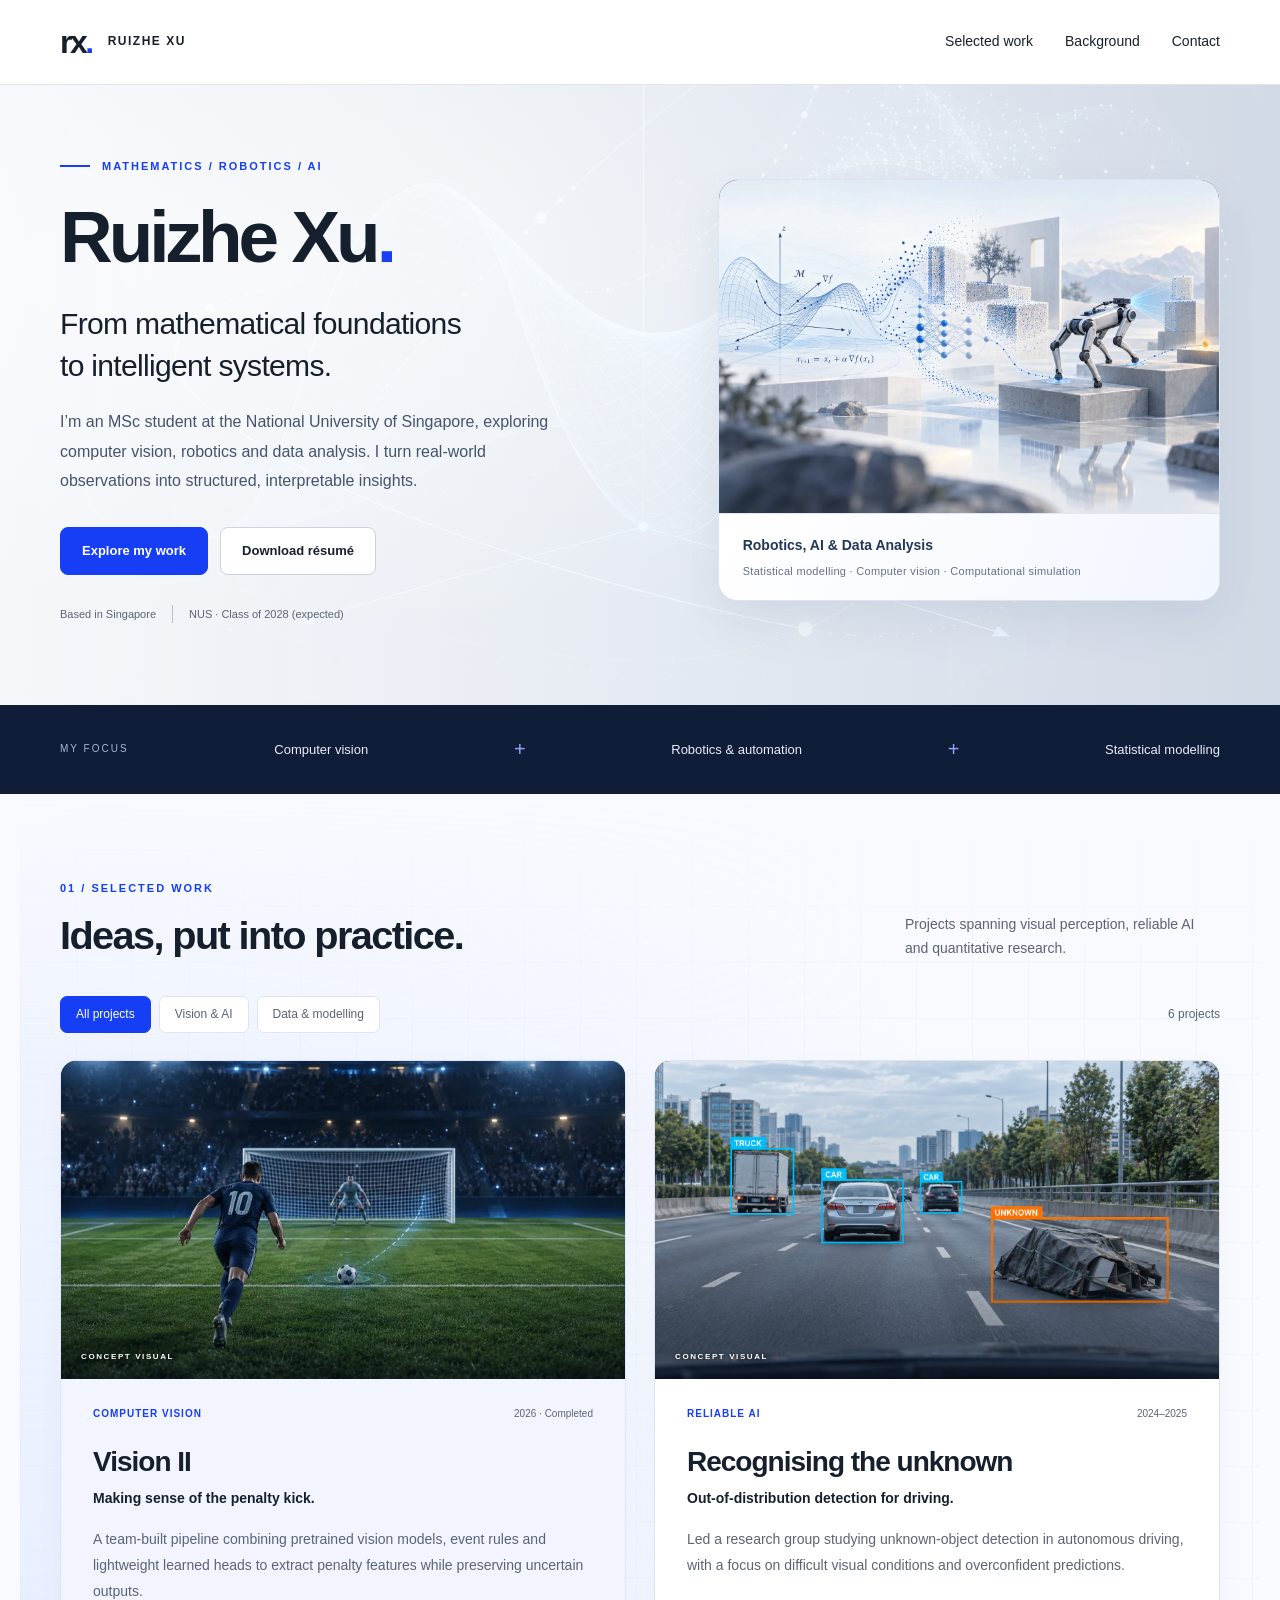
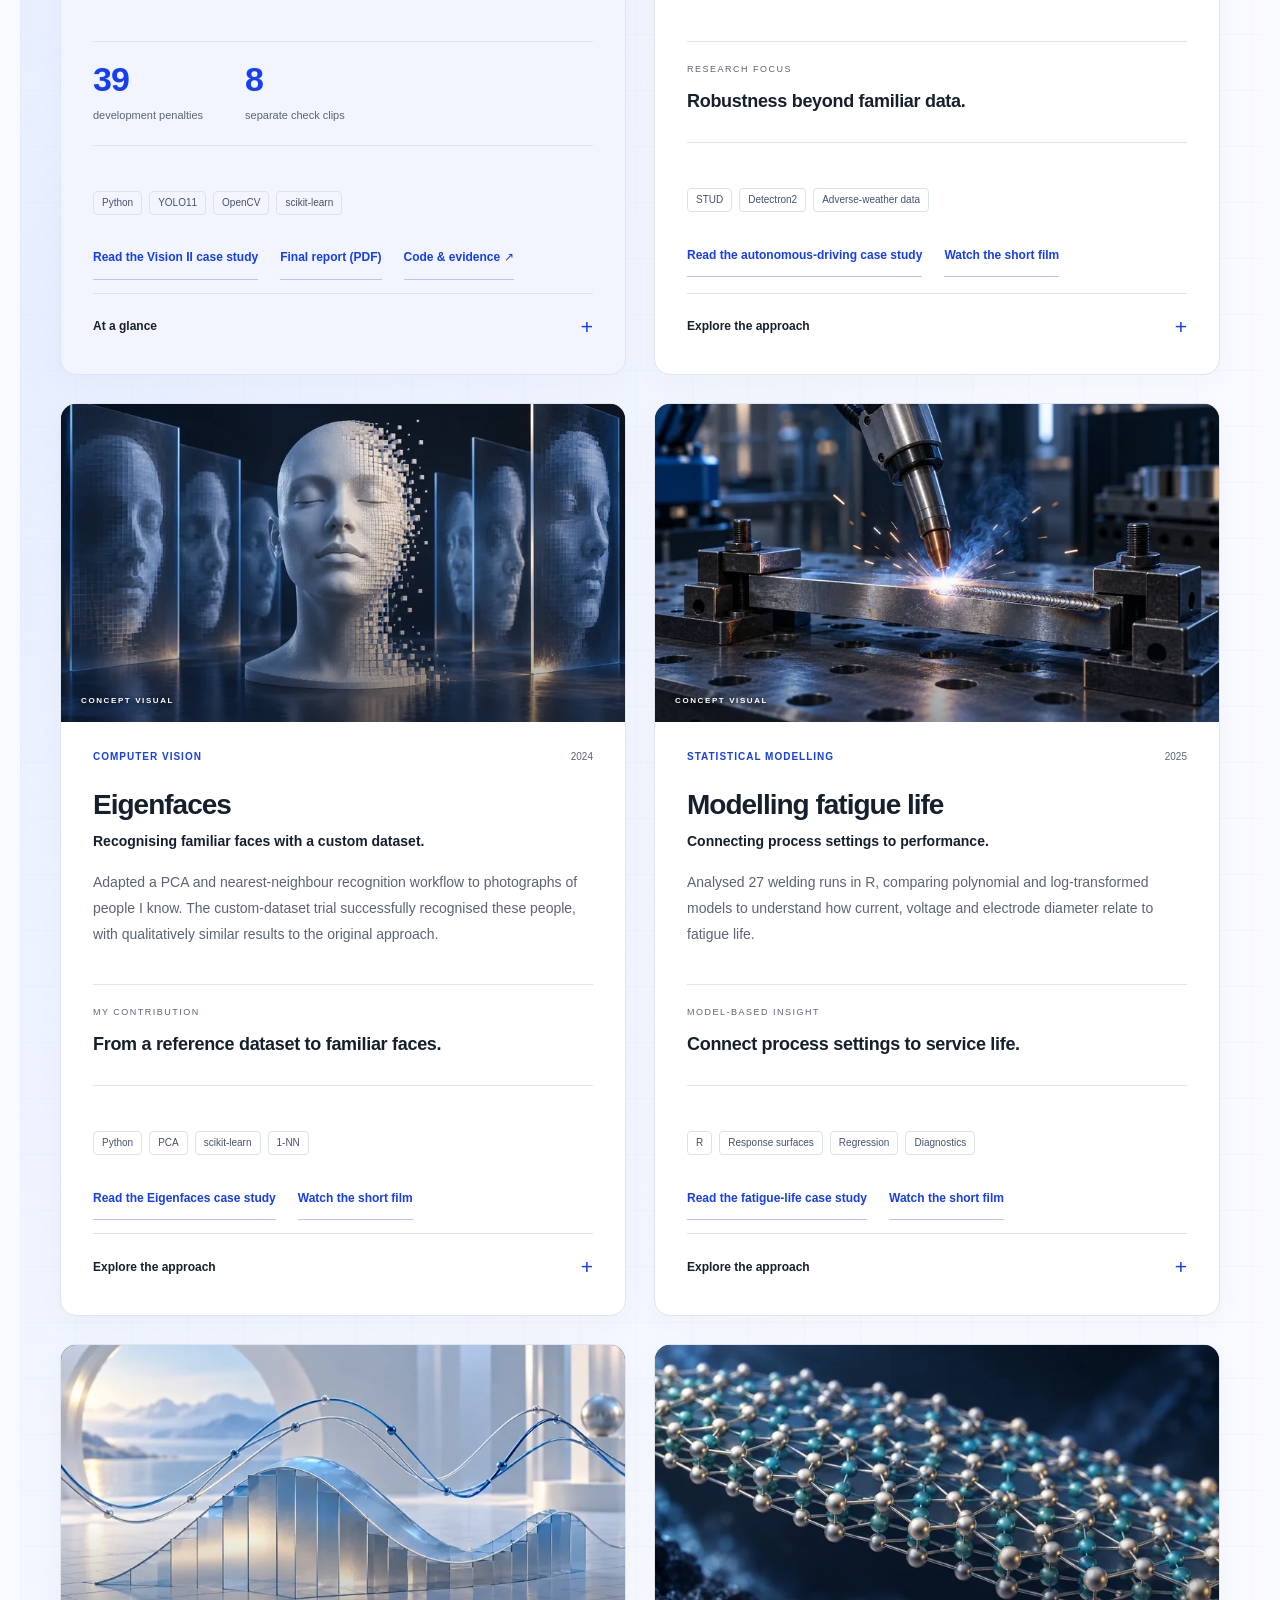
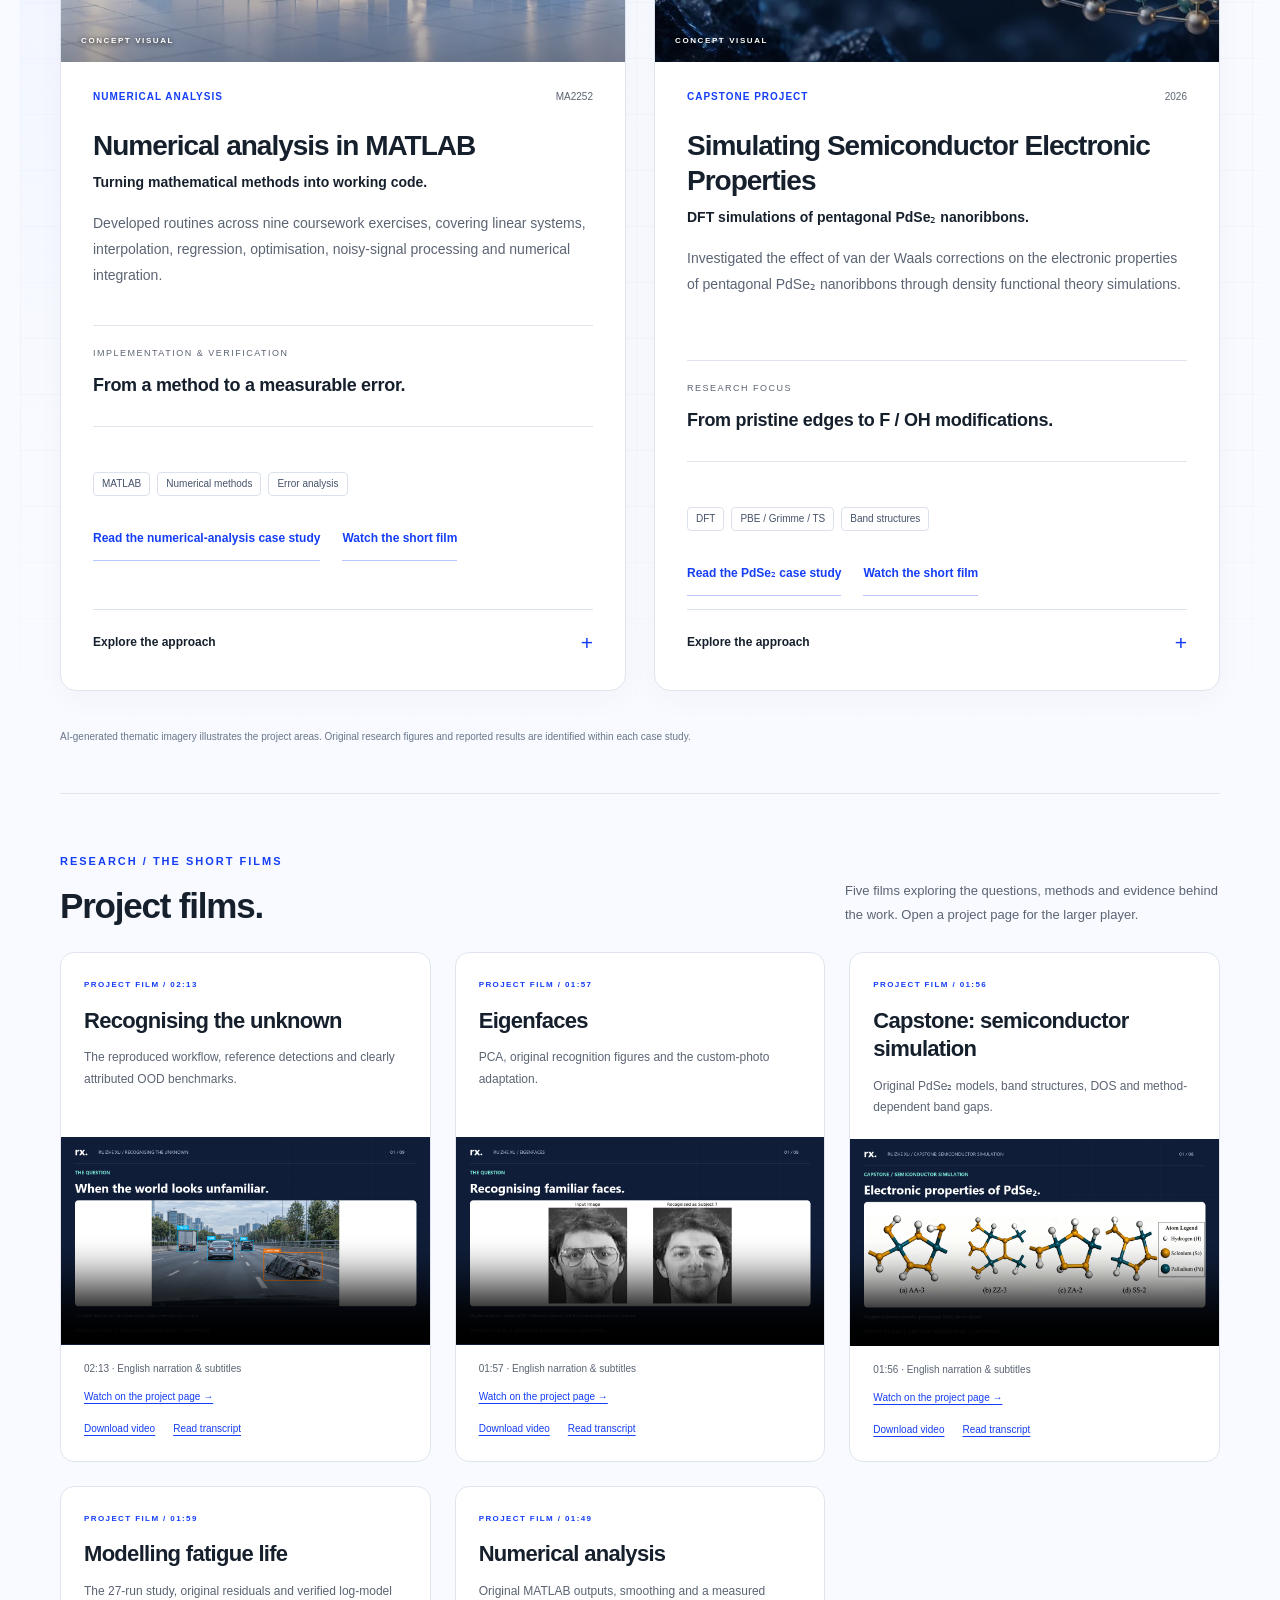
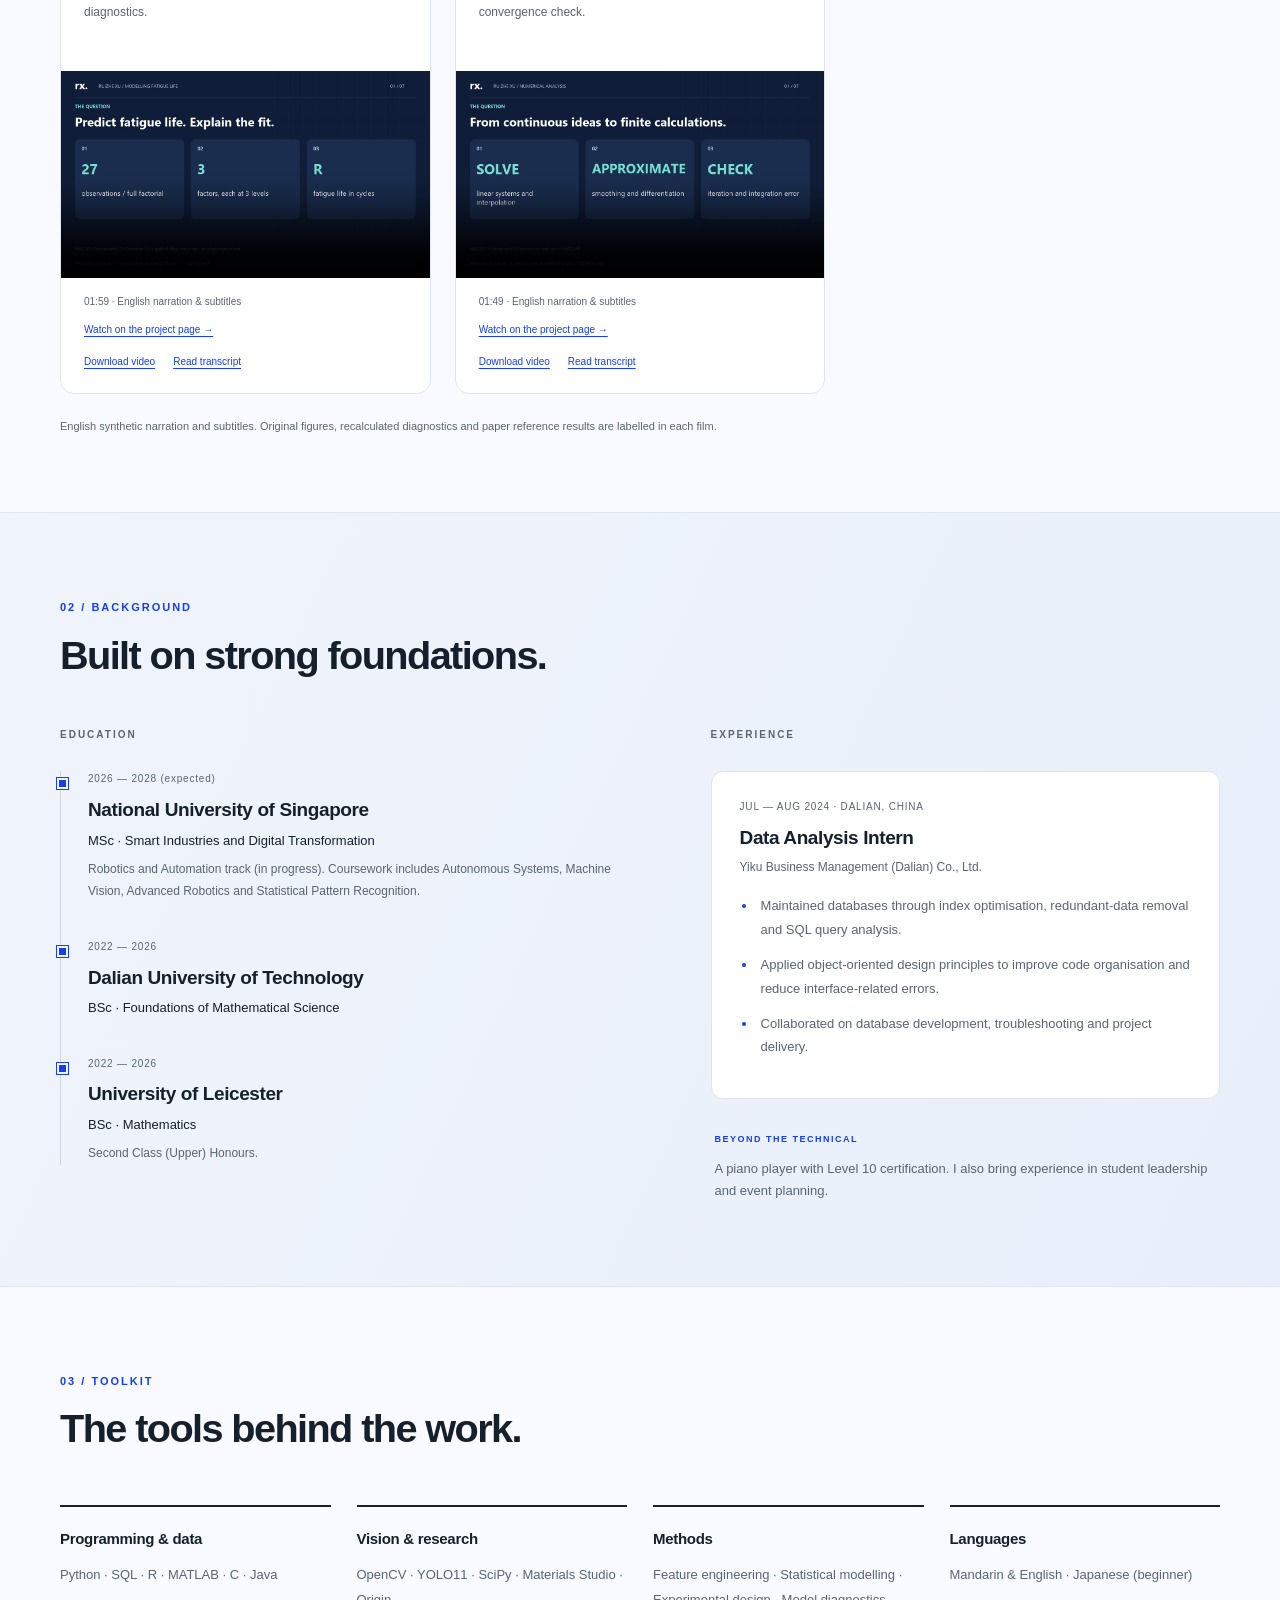
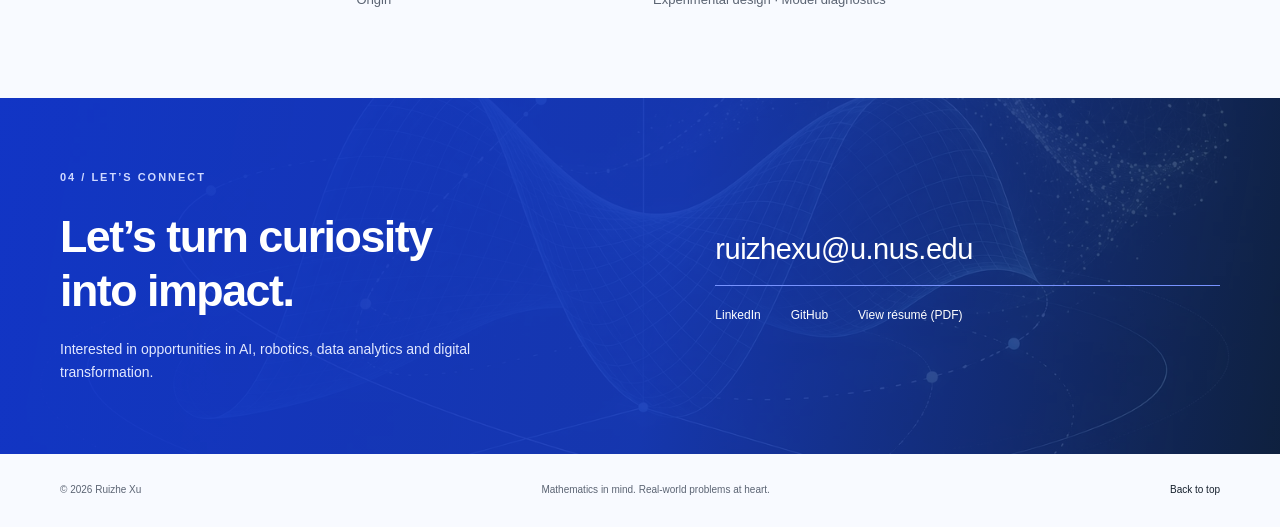
<file: index.html>
<!doctype html>
<html lang="en">
<head>
  <meta charset="utf-8">
  <meta name="viewport" content="width=device-width, initial-scale=1">
  <meta name="theme-color" content="#153ef5">
  <title>Ruizhe Xu | Robotics, AI & Data</title>
  <meta name="description" content="Ruizhe Xu — MSc student at the National University of Singapore, working across computer vision, robotics and statistical modelling.">
  <meta property="og:title" content="Ruizhe Xu | Robotics, AI & Data">
  <meta property="og:description" content="Explore my work in computer vision, autonomous-driving research and data analysis.">
  <meta property="og:type" content="website">
  <meta property="og:url" content="https://rx422040.github.io/">
  <link rel="canonical" href="https://rx422040.github.io/">
  <link rel="icon" type="image/svg+xml" href="data:image/svg+xml,%3Csvg xmlns='http://www.w3.org/2000/svg' viewBox='0 0 64 64'%3E%3Crect width='64' height='64' rx='16' fill='%23153ef5'/%3E%3Ctext x='32' y='43' text-anchor='middle' fill='white' font-family='Arial,sans-serif' font-weight='700' font-size='30'%3ERX%3C/text%3E%3C/svg%3E">
  <link rel="stylesheet" href="styles.css">
  <link rel="stylesheet" href="project-media.css">
  <script src="script.js" defer></script>
<link rel="stylesheet" href="visual-refresh.css">
<link rel="stylesheet" href="project-films.css">
<link rel="stylesheet" href="home-hero.css?v=hero-image-only-20261007">
</head>
<body class="visual-home">
  <a class="skip" href="#main">Skip to content</a>
  <header class="site-header">
    <nav class="nav wrap" aria-label="Main navigation">
      <a class="brand" href="#home" aria-label="Ruizhe Xu home"><span class="monogram">rx<span>.</span></span><span>RUIZHE XU</span></a>
      <div class="nav-links"><a href="#work">Selected work</a><a href="#background">Background</a><a href="#contact">Contact</a></div>
    </nav>
  </header>
  <main id="main">
    <div class="hero-stage">
    <section id="home" class="hero wrap" aria-labelledby="hero-title">
      <div class="hero-copy">
        <p class="eyebrow"><span class="line"></span><span>MATHEMATICS / ROBOTICS / AI</span></p>
        <h1 id="hero-title">Ruizhe Xu<span class="name-period">.</span></h1>
        <p class="hero-statement">From mathematical foundations<br>to intelligent systems.</p>
        <p class="hero-description">I’m an MSc student at the National University of Singapore, exploring computer vision, robotics and data analysis. I turn real-world observations into structured, interpretable insights.</p>
        <div class="hero-actions"><a class="button primary" href="#work">Explore my work</a><a class="button secondary" href="Ruizhe_Xu_Resume.pdf?v=20261008-a1f91683" download>Download résumé</a></div>
        <div class="hero-meta"><span>Based in Singapore</span><span>NUS · Class of 2028 (expected)</span></div>
      </div>
      <figure class="hero-visual abstract-hero">
        <div class="hero-scene"><img src="mathematics-to-embodied-ai.webp" width="1536" height="1024" alt="Concept illustration: mathematical surfaces and vectors flow into a neural network and a perception point cloud, then into a quadruped robot sensing its surroundings and following a planned path." fetchpriority="high"></div>
        <figcaption class="abstract-caption"><strong>Robotics, AI &amp; Data Analysis</strong><span>Statistical modelling · Computer vision · Computational simulation</span></figcaption>
      </figure>
    </section>
    </div>
    <div class="focus-band"><div class="wrap focus-inner"><span class="focus-label">MY FOCUS</span><span>Computer vision</span><span class="band-plus" aria-hidden="true">+</span><span>Robotics & automation</span><span class="band-plus" aria-hidden="true">+</span><span>Statistical modelling</span></div></div>
    <section id="work" class="section wrap" aria-labelledby="work-title">
      <div class="section-heading"><div><p class="eyebrow">01 / SELECTED WORK</p><h2 id="work-title">Ideas, put into practice.</h2></div><p class="section-intro">Projects spanning visual perception, reliable AI and quantitative research.</p></div>
      <div class="filter-bar js-control" role="group" aria-label="Filter projects"><button type="button" class="filter active" data-filter="all" aria-pressed="true">All projects</button><button type="button" class="filter" data-filter="vision" aria-pressed="false">Vision & AI</button><button type="button" class="filter" data-filter="modelling" aria-pressed="false">Data & modelling</button><span id="project-count" class="result-count" aria-live="polite">6 projects</span></div>
      <div class="project-grid">
        <article class="project featured" data-category="vision">
          <a class="project-cover" href="vision-ii.html" aria-label="Explore Vision II"><img src="visual-vision-card.webp" width="768" height="512" loading="lazy" decoding="async" alt="A football penalty scene with conceptual tracking cues."><span class="cover-note">CONCEPT VISUAL</span></a>
          <div class="project-top"><span class="project-type">COMPUTER VISION</span><span class="project-date">2026 · Completed</span></div>
          <h3>Vision II</h3><p class="project-subtitle">Making sense of the penalty kick.</p>
          <p>A team-built pipeline combining pretrained vision models, event rules and lightweight learned heads to extract penalty features while preserving uncertain outputs.</p>
          <div class="project-stats"><div><strong>39</strong><span>development penalties</span></div><div><strong>8</strong><span>separate check clips</span></div></div>
          <div class="tags"><span>Python</span><span>YOLO11</span><span>OpenCV</span><span>scikit-learn</span></div>
          <div class="project-actions"><a class="case-link" href="vision-ii.html">Read the Vision II case study</a><a class="case-link" href="vision-ii-final-report-2026-10-30.pdf?v=fadd945c94cf">Final report (PDF)</a><a class="case-link" href="https://github.com/RX422040/vision-ii-penalty-analysis" target="_blank" rel="noopener noreferrer">Code &amp; evidence ↗</a></div>
          <details><summary>At a glance</summary><div class="detail-body"><p>The learned kicking-foot head improved development macro-F1 from 0.50 to 0.72 under leave-one-match-out evaluation. The landing head matched 125 of 156 human landings in 27 comparable windows, with count MAE 0.89.</p><p>These are single-reviewer development comparisons. In the separate eight-clip 2022 check, every run completed but strict kicking-foot agreement was 3 of 8; outcome and height remained unknown.</p><p>The final report records improvements, unsuccessful methods and unresolved camera-angle timings. Execution, coverage and accuracy are reported separately.</p><p class="role">Team member · NUS IND5003 Group 19 · Final report, October 2026</p></div></details>
        </article>
        <article class="project" data-category="vision">
          <a class="project-cover" href="autonomous-driving.html" aria-label="Explore Recognising the unknown"><img src="visual-driving-detection.png" width="1672" height="941" loading="lazy" decoding="async" alt="Road perception concept: cars and a truck marked with blue detection boxes, and an unfamiliar road obstacle highlighted in orange as UNKNOWN."><span class="cover-note">CONCEPT VISUAL</span></a>
          <div class="project-top"><span class="project-type">RELIABLE AI</span><span class="project-date">2024–2025</span></div>
          <h3>Recognising the unknown</h3><p class="project-subtitle">Out-of-distribution detection for driving.</p>
          <p>Led a research group studying unknown-object detection in autonomous driving, with a focus on difficult visual conditions and overconfident predictions.</p>
          <div class="method-block"><span>RESEARCH FOCUS</span><strong>Robustness beyond familiar data.</strong></div>
          <div class="tags"><span>STUD</span><span>Detectron2</span><span>Adverse-weather data</span></div>
          <div class="project-actions"><a class="case-link" href="autonomous-driving.html">Read the autonomous-driving case study</a><a class="case-link" href="#unknown-film">Watch the short film</a></div>
          <details><summary>Explore the approach</summary><div class="detail-body"><p>Reproduced the Spatial-Temporal Unknown Distillation (STUD) workflow, adapted BDD100K, COCO2017 and YouTube-VIS data, and inspected qualitative success and failure cases. The midterm study prepared adverse-weather data and proposed 25%, 50%, 75% and 100% weather mixtures. PAIR optimisation remained an exploratory extension.</p><p class="role">Group leader · Jan 2024–Jan 2025</p></div></details>
        </article>
        <article class="project" data-category="vision">
          <a class="project-cover" href="eigenfaces.html" aria-label="Explore Eigenfaces"><img src="visual-eigenfaces-card.webp" width="768" height="512" loading="lazy" decoding="async" alt="Synthetic sculptural faces on translucent planes, evoking compact image representations."><span class="cover-note">CONCEPT VISUAL</span></a>
          <div class="project-top"><span class="project-type">COMPUTER VISION</span><span class="project-date">2024</span></div>
          <h3>Eigenfaces</h3><p class="project-subtitle">Recognising familiar faces with a custom dataset.</p>
          <p>Adapted a PCA and nearest-neighbour recognition workflow to photographs of people I know. The custom-dataset trial successfully recognised these people, with qualitatively similar results to the original approach.</p>
          <div class="method-block"><span>MY CONTRIBUTION</span><strong>From a reference dataset to familiar faces.</strong></div>
          <div class="tags"><span>Python</span><span>PCA</span><span>scikit-learn</span><span>1-NN</span></div>
          <div class="project-actions"><a class="case-link" href="eigenfaces.html">Read the Eigenfaces case study</a><a class="case-link" href="#eigenfaces-film">Watch the short film</a></div>
          <details><summary>Explore the approach</summary><div class="detail-body"><p>Replaced the original dataset with photographs of people around me, using a PCA representation and a one-nearest-neighbour classifier. Recognition worked on the custom collection, with similar qualitative results.</p><p>The case study retains the original ORL report’s 95% result, confusion matrix and evaluation curve as reference material. These figures are not measurements of the custom-photo trial.</p><p class="role">Project report · November 2024</p></div></details>
        </article>
        <article class="project" data-category="modelling">
          <a class="project-cover" href="fatigue-life.html" aria-label="Explore Modelling fatigue life"><img src="visual-fatigue-card.webp" width="768" height="512" loading="lazy" decoding="async" alt="A welding torch joining a steel sample in a conceptual industrial scene."><span class="cover-note">CONCEPT VISUAL</span></a>
          <div class="project-top"><span class="project-type">STATISTICAL MODELLING</span><span class="project-date">2025</span></div>
          <h3>Modelling fatigue life</h3><p class="project-subtitle">Connecting process settings to performance.</p>
          <p>Analysed 27 welding runs in R, comparing polynomial and log-transformed models to understand how current, voltage and electrode diameter relate to fatigue life.</p>
          <div class="method-block"><span>MODEL-BASED INSIGHT</span><strong>Connect process settings to service life.</strong></div>
          <div class="tags"><span>R</span><span>Response surfaces</span><span>Regression</span><span>Diagnostics</span></div>
          <div class="project-actions"><a class="case-link" href="fatigue-life.html">Read the fatigue-life case study</a><a class="case-link" href="#fatigue-film">Watch the short film</a></div>
          <details><summary>Explore the approach</summary><div class="detail-body"><p>Fitted full quadratic models, examined residuals and selected a simpler log-scale model. Quantified an 8.68% fitted increase for a 0.1 increase in coded current, with a 95% interval of 7.70%–9.67%. The model predicts approximately 7,213 cycles at 300 A, 25 V and a 2.5 mm electrode within the studied range.</p><p class="role">Individual project · Mar–May 2025</p></div></details>
        </article>
        <article class="project" data-category="modelling">
          <a class="project-cover" href="numerical-analysis.html" aria-label="Explore Numerical analysis in MATLAB"><img src="visual-numerical-card.webp" width="768" height="512" loading="lazy" decoding="async" alt="Glass quadrature slices and smooth blue curves in a conceptual mathematical landscape."><span class="cover-note">CONCEPT VISUAL</span></a>
          <div class="project-top"><span class="project-type">NUMERICAL ANALYSIS</span><span class="project-date">MA2252</span></div>
          <h3>Numerical analysis in MATLAB</h3><p class="project-subtitle">Turning mathematical methods into working code.</p>
          <p>Developed routines across nine coursework exercises, covering linear systems, interpolation, regression, optimisation, noisy-signal processing and numerical integration.</p>
          <div class="method-block"><span>IMPLEMENTATION & VERIFICATION</span><strong>From a method to a measurable error.</strong></div>
          <div class="tags"><span>MATLAB</span><span>Numerical methods</span><span>Error analysis</span></div>
          <div class="project-actions"><a class="case-link" href="numerical-analysis.html">Read the numerical-analysis case study</a><a class="case-link" href="#numerical-film">Watch the short film</a></div>
          <details><summary>Explore the approach</summary><div class="detail-body"><p>Implemented forward and backward substitution, explored interpolation and Newton iteration, and compared moving-average windows before numerical differentiation. A composite trapezoidal-rule study reduced the absolute error from 0.009269 to 0.001161 when increasing the partition from 10 to 40 subintervals.</p><p class="role">Individual coursework · MATLAB</p></div></details>
        </article>
        <article class="project" data-category="modelling">
          <a class="project-cover" href="pdse2.html" aria-label="Read the PdSe₂ case study"><img src="visual-materials-card.webp" width="768" height="512" loading="lazy" decoding="async" alt="A conceptual layered ball-and-stick lattice ribbon, not an exact crystal structure."><span class="cover-note">CONCEPT VISUAL</span></a>
          <div class="project-top"><span class="project-type">CAPSTONE PROJECT</span><span class="project-date">2026</span></div>
          <h3>Simulating Semiconductor Electronic Properties</h3><p class="project-subtitle">DFT simulations of pentagonal PdSe₂ nanoribbons.</p>
          <p>Investigated the effect of van der Waals corrections on the electronic properties of pentagonal PdSe₂ nanoribbons through density functional theory simulations.</p>
          <div class="method-block"><span>RESEARCH FOCUS</span><strong>From pristine edges to F / OH modifications.</strong></div>
          <div class="tags"><span>DFT</span><span>PBE / Grimme / TS</span><span>Band structures</span></div>
          <div class="project-actions"><a class="case-link" href="pdse2.html">Read the PdSe₂ case study</a><a class="case-link" href="#pdse2-film">Watch the short film</a></div>
          <details><summary>Explore the approach</summary><div class="detail-body"><p>Constructed four hydrogen-passivated edge families and four F/OH-modified configurations. Compared band structures and density of states: the pristine AA-3 PBE–Grimme gap difference is 6 meV, while the modified structures show larger method-dependent differences in the reported calculations.</p><p class="role">Capstone project · Jan–May 2026</p></div></details>
        </article>
      </div>
    </section>

    <p class="wrap visual-credit">AI-generated thematic imagery illustrates the project areas. Original research figures and reported results are identified within each case study.</p>

<!-- PROJECT FILM GALLERY START -->
<section id="project-films" class="film-section wrap film-library" aria-labelledby="project-films-title"><div class="film-heading"><div><p class="eyebrow">RESEARCH / THE SHORT FILMS</p><h2 id="project-films-title">Project films.</h2></div><p>Five films exploring the questions, methods and evidence behind the work. Open a project page for the larger player.</p></div><div class="film-gallery"><article class="film-card" id="unknown-film"><div class="film-card-heading"><span class="eyebrow">PROJECT FILM / 02:13</span><h3>Recognising the unknown</h3><p>The reproduced workflow, reference detections and clearly attributed OOD benchmarks.</p></div><figure class="film-player"><video controls playsinline preload="none" poster="unknown-poster-v2.jpg" aria-label="Recognising the unknown project film with English narration and subtitles" width="1280" height="720"><source src="unknown-film-v2.mp4" type="video/mp4"><track src="unknown-en-v2.vtt" kind="captions" srclang="en" label="English">Your browser does not support embedded video. <a href="unknown-film-v2.mp4">Download the film</a>.</video><figcaption><span>02:13 · English narration &amp; subtitles</span><a href="autonomous-driving.html#project-film">Watch on the project page →</a></figcaption></figure><div class="film-card-links"><a href="unknown-film-v2.mp4" download>Download video</a><a href="unknown-transcript-v2.txt">Read transcript</a></div></article><article class="film-card" id="eigenfaces-film"><div class="film-card-heading"><span class="eyebrow">PROJECT FILM / 01:57</span><h3>Eigenfaces</h3><p>PCA, original recognition figures and the custom-photo adaptation.</p></div><figure class="film-player"><video controls playsinline preload="none" poster="eigenfaces-poster-v2.jpg" aria-label="Eigenfaces project film with English narration and subtitles" width="1280" height="720"><source src="eigenfaces-film-v2.mp4" type="video/mp4"><track src="eigenfaces-en-v2.vtt" kind="captions" srclang="en" label="English">Your browser does not support embedded video. <a href="eigenfaces-film-v2.mp4">Download the film</a>.</video><figcaption><span>01:57 · English narration &amp; subtitles</span><a href="eigenfaces.html#project-film">Watch on the project page →</a></figcaption></figure><div class="film-card-links"><a href="eigenfaces-film-v2.mp4" download>Download video</a><a href="eigenfaces-transcript-v2.txt">Read transcript</a></div></article><article class="film-card" id="pdse2-film"><div class="film-card-heading"><span class="eyebrow">PROJECT FILM / 01:56</span><h3>Capstone: semiconductor simulation</h3><p>Original PdSe₂ models, band structures, DOS and method-dependent band gaps.</p></div><figure class="film-player"><video controls playsinline preload="none" poster="pdse2-poster-v2.jpg" aria-label="Capstone: semiconductor simulation project film with English narration and subtitles" width="1280" height="720"><source src="pdse2-film-v2.mp4" type="video/mp4"><track src="pdse2-en-v2.vtt" kind="captions" srclang="en" label="English">Your browser does not support embedded video. <a href="pdse2-film-v2.mp4">Download the film</a>.</video><figcaption><span>01:56 · English narration &amp; subtitles</span><a href="pdse2.html#project-film">Watch on the project page →</a></figcaption></figure><div class="film-card-links"><a href="pdse2-film-v2.mp4" download>Download video</a><a href="pdse2-transcript-v2.txt">Read transcript</a></div></article><article class="film-card" id="fatigue-film"><div class="film-card-heading"><span class="eyebrow">PROJECT FILM / 01:59</span><h3>Modelling fatigue life</h3><p>The 27-run study, original residuals and verified log-model diagnostics.</p></div><figure class="film-player"><video controls playsinline preload="none" poster="fatigue-poster-v2.jpg" aria-label="Modelling fatigue life project film with English narration and subtitles" width="1280" height="720"><source src="fatigue-film-v2.mp4" type="video/mp4"><track src="fatigue-en-v2.vtt" kind="captions" srclang="en" label="English">Your browser does not support embedded video. <a href="fatigue-film-v2.mp4">Download the film</a>.</video><figcaption><span>01:59 · English narration &amp; subtitles</span><a href="fatigue-life.html#project-film">Watch on the project page →</a></figcaption></figure><div class="film-card-links"><a href="fatigue-film-v2.mp4" download>Download video</a><a href="fatigue-transcript-v2.txt">Read transcript</a></div></article><article class="film-card" id="numerical-film"><div class="film-card-heading"><span class="eyebrow">PROJECT FILM / 01:49</span><h3>Numerical analysis</h3><p>Original MATLAB outputs, smoothing and a measured convergence check.</p></div><figure class="film-player"><video controls playsinline preload="none" poster="numerical-poster-v2.jpg" aria-label="Numerical analysis project film with English narration and subtitles" width="1280" height="720"><source src="numerical-film-v2.mp4" type="video/mp4"><track src="numerical-en-v2.vtt" kind="captions" srclang="en" label="English">Your browser does not support embedded video. <a href="numerical-film-v2.mp4">Download the film</a>.</video><figcaption><span>01:49 · English narration &amp; subtitles</span><a href="numerical-analysis.html#project-film">Watch on the project page →</a></figcaption></figure><div class="film-card-links"><a href="numerical-film-v2.mp4" download>Download video</a><a href="numerical-transcript-v2.txt">Read transcript</a></div></article></div><p class="film-note">English synthetic narration and subtitles. Original figures, recalculated diagnostics and paper reference results are labelled in each film.</p></section>
<!-- PROJECT FILM GALLERY END -->
    <section id="background" class="background section" aria-labelledby="background-title"><div class="wrap">
      <div class="section-heading"><div><p class="eyebrow">02 / BACKGROUND</p><h2 id="background-title">Built on strong foundations.</h2></div></div>
      <div class="background-grid"><div class="education"><h3 class="column-label">EDUCATION</h3>
        <article class="timeline-item"><span class="timeline-date">2026 — 2028 (expected)</span><h4>National University of Singapore</h4><p>MSc · Smart Industries and Digital Transformation</p><p class="muted">Robotics and Automation track (in progress). Coursework includes Autonomous Systems, Machine Vision, Advanced Robotics and Statistical Pattern Recognition.</p></article>
        <article class="timeline-item"><span class="timeline-date">2022 — 2026</span><h4>Dalian University of Technology</h4><p>BSc · Foundations of Mathematical Science</p></article>
        <article class="timeline-item"><span class="timeline-date">2022 — 2026</span><h4>University of Leicester</h4><p>BSc · Mathematics</p><p class="muted">Second Class (Upper) Honours.</p></article>
      </div><div class="experience"><h3 class="column-label">EXPERIENCE</h3><article class="experience-card"><span class="timeline-date">JUL — AUG 2024 · DALIAN, CHINA</span><h4>Data Analysis Intern</h4><p class="company">Yiku Business Management (Dalian) Co., Ltd.</p><ul><li>Maintained databases through index optimisation, redundant-data removal and SQL query analysis.</li><li>Applied object-oriented design principles to improve code organisation and reduce interface-related errors.</li><li>Collaborated on database development, troubleshooting and project delivery.</li></ul></article><div class="personal-note"><span class="note-label">BEYOND THE TECHNICAL</span><p>A piano player with Level 10 certification. I also bring experience in student leadership and event planning.</p></div></div></div>
    </div></section>
    <section id="toolkit" class="section wrap skills-section" aria-labelledby="skills-title"><div class="section-heading"><div><p class="eyebrow">03 / TOOLKIT</p><h2 id="skills-title">The tools behind the work.</h2></div></div><div class="skills-grid"><div><h3>Programming & data</h3><p>Python · SQL · R · MATLAB · C · Java</p></div><div><h3>Vision & research</h3><p>OpenCV · YOLO11 · SciPy · Materials Studio · Origin</p></div><div><h3>Methods</h3><p>Feature engineering · Statistical modelling · Experimental design · Model diagnostics</p></div><div><h3>Languages</h3><p>Mandarin & English · Japanese (beginner)</p></div></div></section>
    <section id="contact" class="contact-section" aria-labelledby="contact-title"><div class="wrap contact-inner"><div><p class="eyebrow">04 / LET’S CONNECT</p><h2 id="contact-title">Let’s turn curiosity<br>into impact.</h2><p>Interested in opportunities in AI, robotics, data analytics and digital transformation.</p></div><div class="contact-links"><a class="email-link" href="mailto:ruizhexu@u.nus.edu">ruizhexu@u.nus.edu</a><div class="contact-actions"><a href="https://www.linkedin.com/in/ruizhexu422040/" target="_blank" rel="noopener noreferrer">LinkedIn</a><a href="https://github.com/RX422040" target="_blank" rel="noopener noreferrer">GitHub</a><a href="Ruizhe_Xu_Resume.pdf?v=20261008-a1f91683" target="_blank" rel="noopener">View résumé (PDF)</a></div></div></div></section>
  </main>
  <footer class="wrap footer"><span>© 2026 Ruizhe Xu</span><span>Mathematics in mind. Real-world problems at heart.</span><a href="#home">Back to top</a></footer>
</body>
</html>
</file>
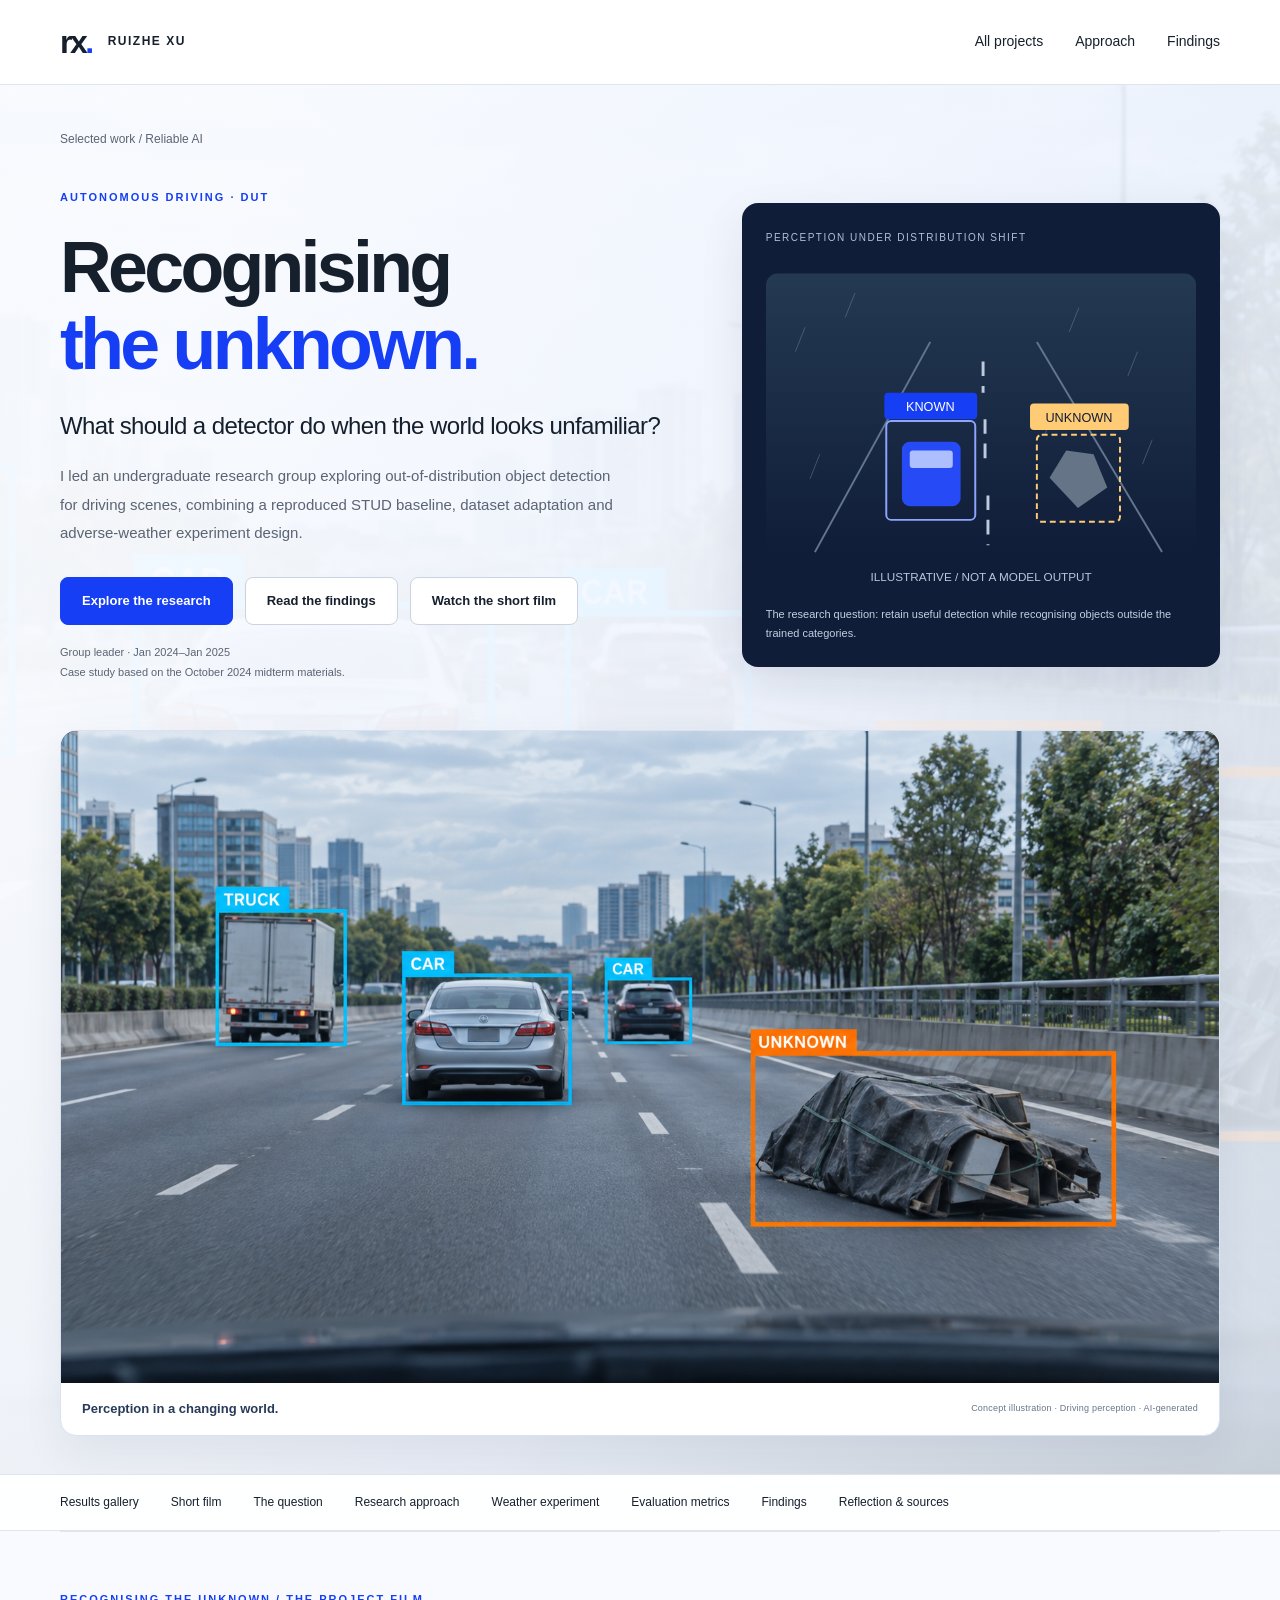
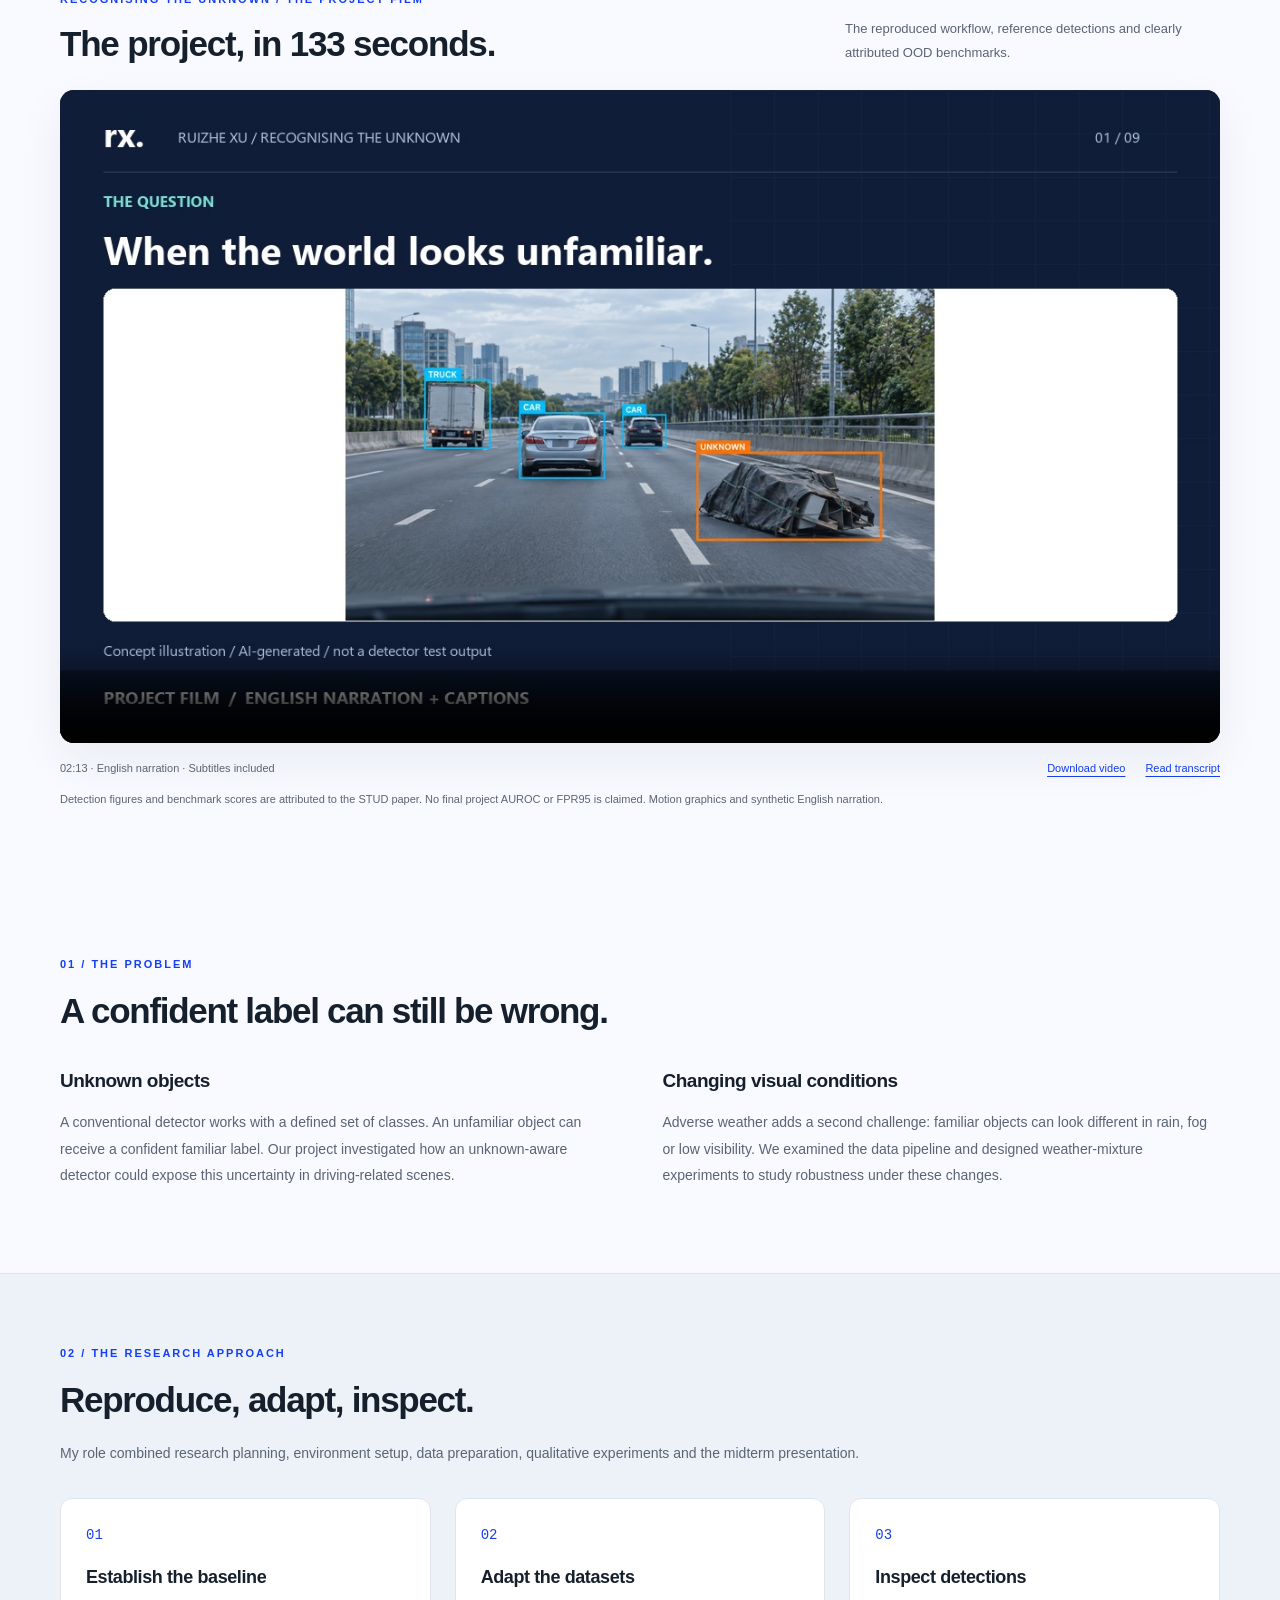
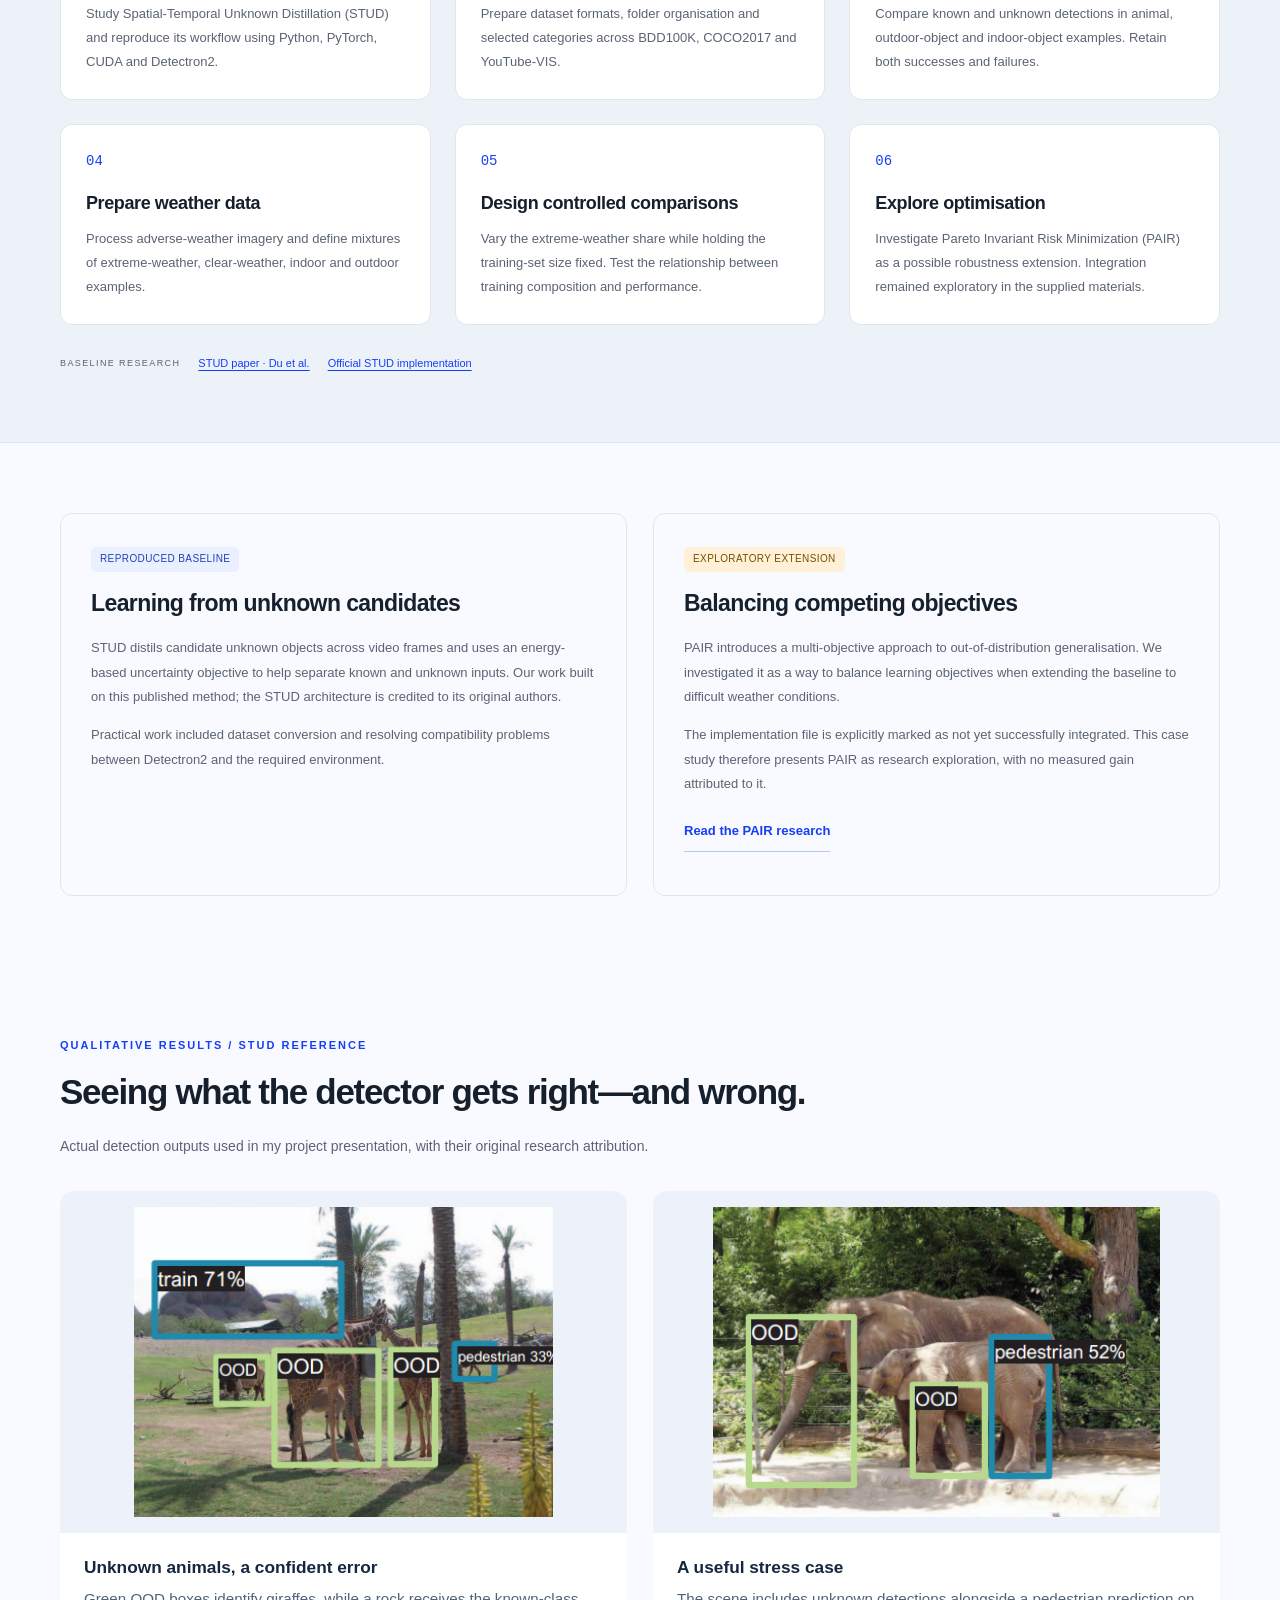
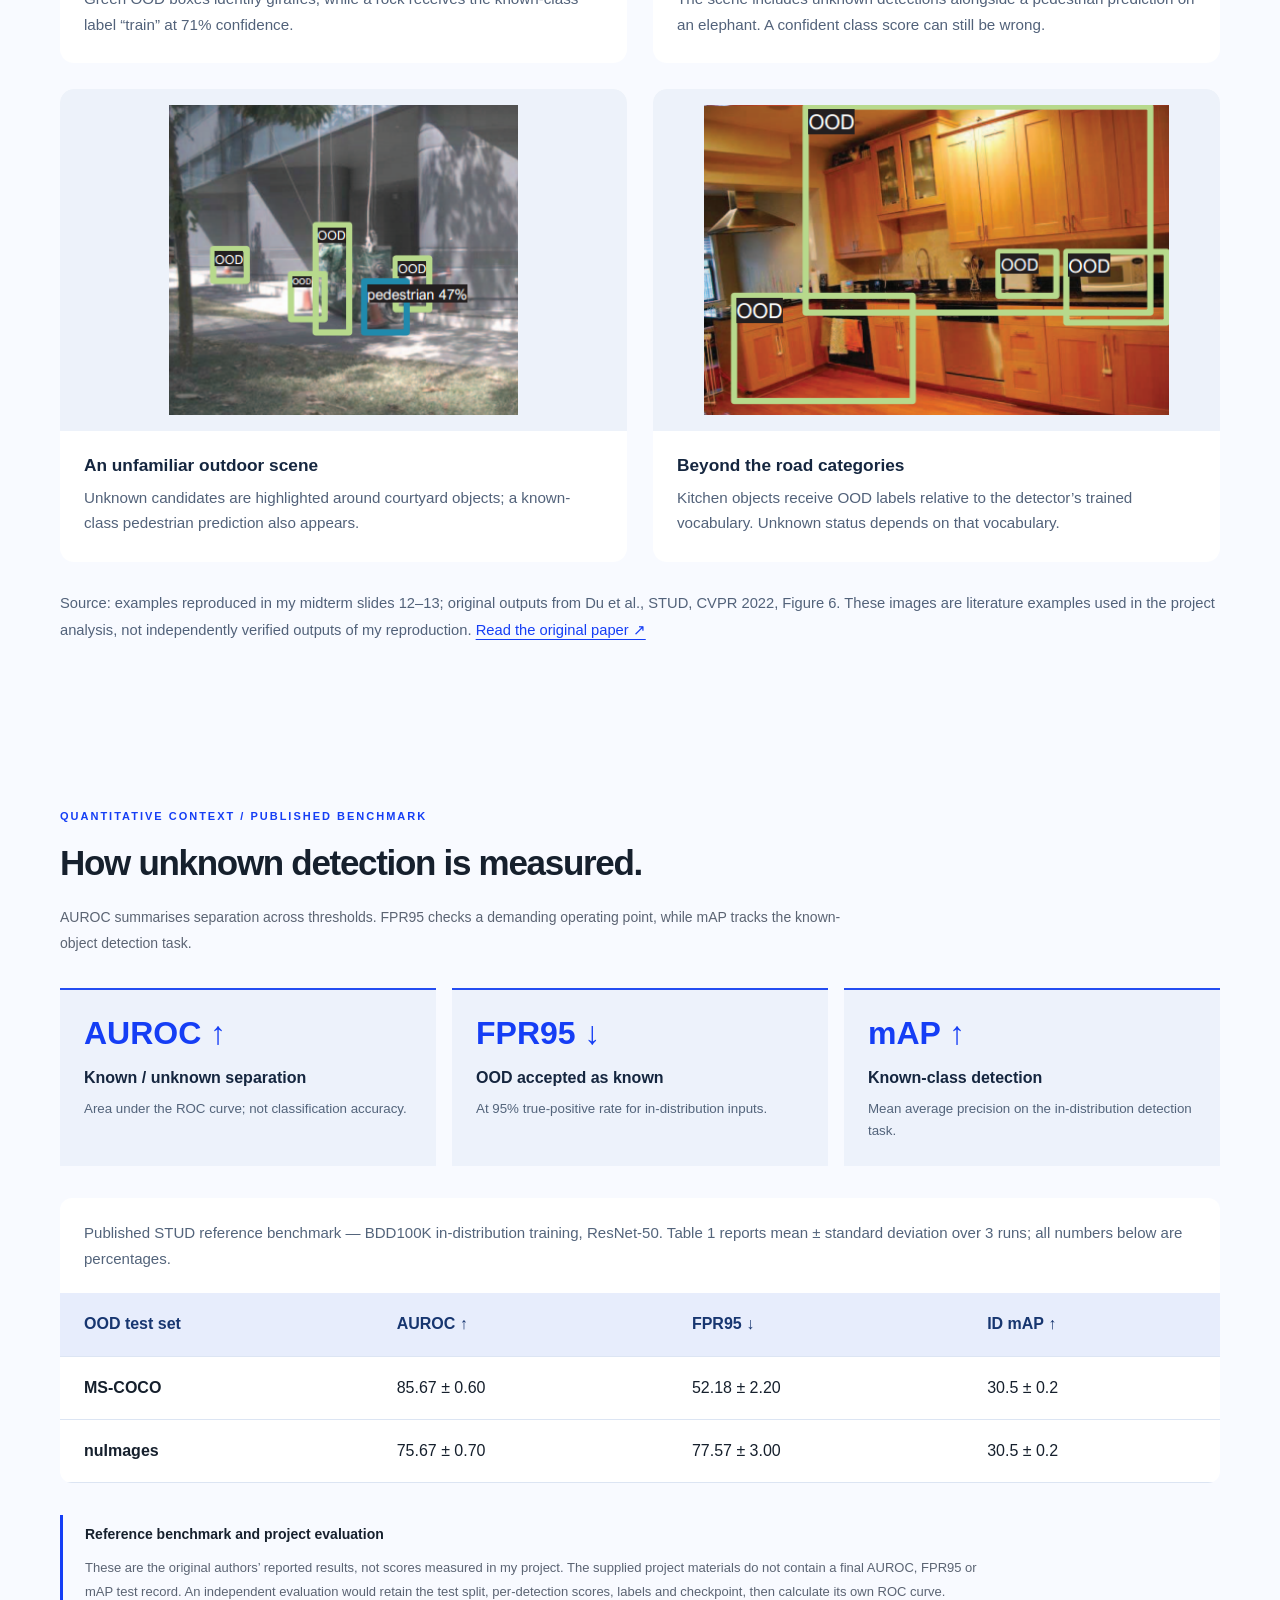
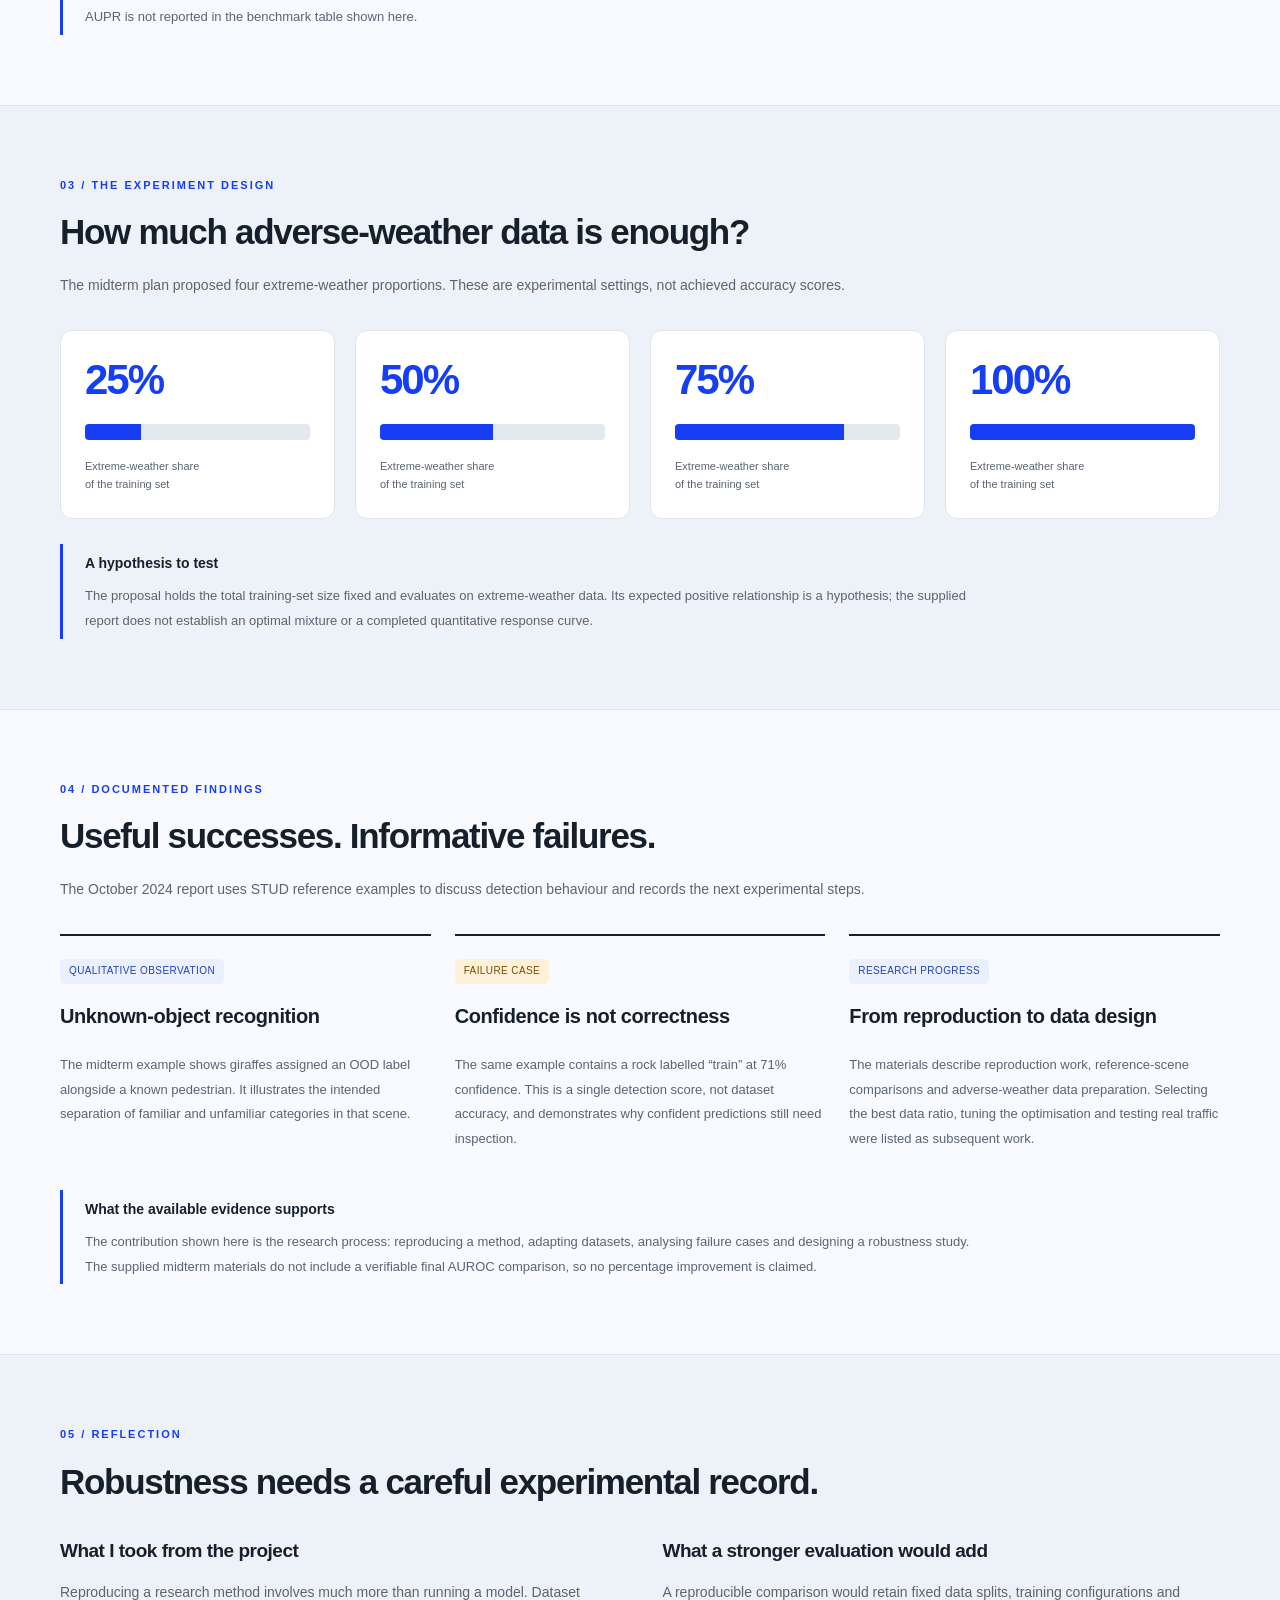
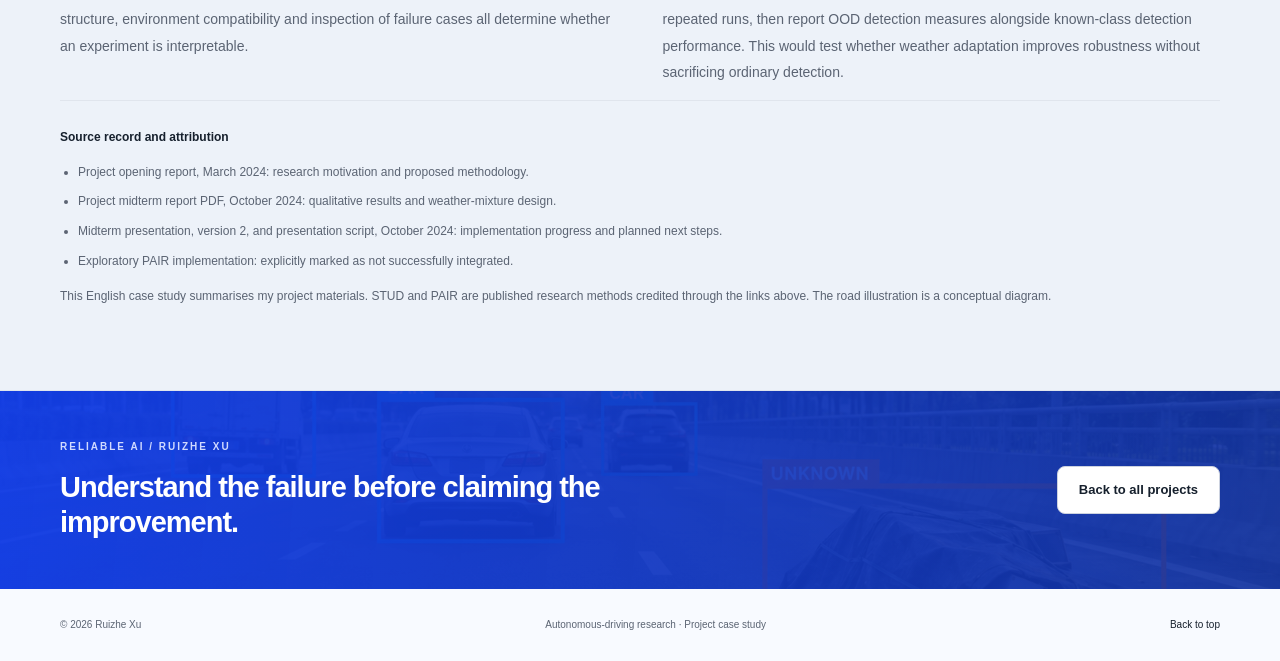
<file: autonomous-driving.html>
<!doctype html>
<html lang="en">
<head>
  <meta charset="utf-8"><meta name="viewport" content="width=device-width, initial-scale=1"><meta name="theme-color" content="#153ef5">
  <title>Recognising the Unknown — Autonomous Driving Research | Ruizhe Xu</title>
  <meta name="description" content="An undergraduate research case study on unknown-object detection for autonomous driving: STUD reproduction, dataset adaptation and adverse-weather robustness experiments.">
  <meta property="og:title" content="Recognising the Unknown | Ruizhe Xu"><meta property="og:description" content="Unknown-object detection, adverse weather and a carefully documented research process."><meta property="og:type" content="article"><meta property="og:url" content="https://rx422040.github.io/autonomous-driving.html">
  <link rel="canonical" href="https://rx422040.github.io/autonomous-driving.html"><link rel="stylesheet" href="styles.css"><link rel="stylesheet" href="vision-ii.css"><link rel="stylesheet" href="project-media.css">
<link rel="stylesheet" href="visual-refresh.css">
<link rel="stylesheet" href="project-films.css">
<link rel="stylesheet" href="project-evidence.css?v=20261007">
</head>
<body class="case-page visual-case topic-driving">
  <a class="skip" href="#main">Skip to content</a>
  <header class="site-header"><nav class="nav wrap" aria-label="Main navigation"><a class="brand" href="index.html" aria-label="Ruizhe Xu home"><span class="monogram">rx<span>.</span></span><span>RUIZHE XU</span></a><div class="nav-links"><a href="index.html#work">All projects</a><a href="#approach">Approach</a><a href="#findings">Findings</a></div></nav></header>
  <main id="main">
    <div class="case-stage"><section id="top" class="case-hero ood-hero wrap">
      <a class="breadcrumb" href="index.html#work">Selected work / Reliable AI</a>
      <div class="case-hero-grid"><div><p class="eyebrow">AUTONOMOUS DRIVING · DUT</p><h1>Recognising<br><span>the unknown.</span></h1><p class="case-lead">What should a detector do when the world looks unfamiliar?</p><p class="case-intro">I led an undergraduate research group exploring out-of-distribution object detection for driving scenes, combining a reproduced STUD baseline, dataset adaptation and adverse-weather experiment design.</p><div class="hero-actions"><a class="button primary" href="#approach">Explore the research</a><a class="button secondary" href="#findings">Read the findings</a><a class="button secondary" href="#project-film">Watch the short film</a></div><p class="fine-print">Group leader · Jan 2024–Jan 2025<br>Case study based on the October 2024 midterm materials.</p></div>
      <figure class="road-graphic"><span>PERCEPTION UNDER DISTRIBUTION SHIFT</span><svg viewBox="0 0 440 350" role="img" aria-labelledby="road-title road-desc"><title id="road-title">Illustration of a road scene with known and unknown objects</title><desc id="road-desc">A car is labelled known. A separate unfamiliar object is labelled unknown. Rain and haze illustrate changing conditions. This is a conceptual diagram, not an experiment output.</desc><defs><linearGradient id="road-fade" x1="0" y1="0" x2="0" y2="1"><stop offset="0" stop-color="#243952"/><stop offset="1" stop-color="#101d38"/></linearGradient></defs><rect x="0" y="25" width="440" height="285" rx="12" fill="url(#road-fade)"/><path d="M168 95 L50 310 M277 95 L405 310" fill="none" stroke="#61758e" stroke-width="2"/><path d="M222 115 V147 M224 174 V220 M227 252 V303" fill="none" stroke="#bdc9dc" stroke-width="3" stroke-dasharray="15 10"/><g stroke="#6e849e" stroke-width="1" opacity=".5"><path d="M40 80l-10 25 M91 45l-10 25 M135 150l-10 25 M320 60l-10 25 M380 105l-10 25 M395 195l-10 25 M55 210l-10 25 M295 165l-10 25"/></g><rect x="139" y="197" width="60" height="66" rx="8" fill="#254af6"/><rect x="147" y="206" width="44" height="18" rx="3" fill="#aebfff"/><rect x="123" y="176" width="91" height="101" rx="5" fill="none" stroke="#8ea5ff" stroke-width="2"/><rect x="121" y="147" width="95" height="27" rx="4" fill="#153ef5"/><text x="168" y="166" font-family="Segoe UI,Arial,sans-serif" font-size="13" text-anchor="middle" fill="white">KNOWN</text><path d="M290 234l17-28 28 4 14 34-30 21z" fill="#667487"/><rect x="277" y="190" width="85" height="89" rx="5" fill="none" stroke="#ffcb75" stroke-width="2" stroke-dasharray="6 4"/><rect x="270" y="158" width="101" height="27" rx="4" fill="#ffcb75"/><text x="320" y="177" font-family="Segoe UI,Arial,sans-serif" font-size="13" text-anchor="middle" fill="#101d38">UNKNOWN</text><text x="220" y="340" font-family="Segoe UI,Arial,sans-serif" font-size="12" text-anchor="middle" fill="#b9c7dc">ILLUSTRATIVE / NOT A MODEL OUTPUT</text></svg><figcaption>The research question: retain useful detection while recognising objects outside the trained categories.</figcaption></figure></div>
    <figure class="case-cover"><img src="visual-driving-detection.png" width="1672" height="941" decoding="async" alt="Road perception concept: cars and a truck marked with blue detection boxes, and an unfamiliar road obstacle highlighted in orange as UNKNOWN."><figcaption><strong>Perception in a changing world.</strong><span>Concept illustration · Driving perception · AI-generated</span></figcaption></figure></section></div>
    <nav class="case-nav" aria-label="Case study sections"><div class="wrap"><a href="#visual-results">Results gallery</a><a href="#project-film">Short film</a><a href="#question">The question</a><a href="#approach">Research approach</a><a href="#weather">Weather experiment</a><a href="#metrics">Evaluation metrics</a><a href="#findings">Findings</a><a href="#reflection">Reflection & sources</a></div></nav>
<!-- PROJECT FILM START -->
<section id="project-film" class="film-section wrap case-project-film" aria-labelledby="project-film-title"><div class="film-heading"><div><p class="eyebrow">RECOGNISING THE UNKNOWN / THE PROJECT FILM</p><h2 id="project-film-title">The project, in 133 seconds.</h2></div><p>The reproduced workflow, reference detections and clearly attributed OOD benchmarks.</p></div><figure class="film-player"><video controls playsinline preload="metadata" poster="unknown-poster-v2.jpg" aria-label="Recognising the unknown project film with English narration and subtitles" width="1280" height="720"><source src="unknown-film-v2.mp4" type="video/mp4"><track src="unknown-en-v2.vtt" kind="captions" srclang="en" label="English">Your browser does not support embedded video. <a href="unknown-film-v2.mp4">Download the film</a>.</video><figcaption><span>02:13 · English narration · Subtitles included</span><span class="film-links"><a href="unknown-film-v2.mp4" download>Download video</a><a href="unknown-transcript-v2.txt">Read transcript</a></span></figcaption></figure><p class="film-note">Detection figures and benchmark scores are attributed to the STUD paper. No final project AUROC or FPR95 is claimed. Motion graphics and synthetic English narration.</p></section>
<!-- PROJECT FILM END -->
    <section id="question" class="case-section wrap"><div class="case-section-head"><p class="eyebrow">01 / THE PROBLEM</p><h2>A confident label can still be wrong.</h2></div><div class="prose-grid"><div><h3>Unknown objects</h3><p>A conventional detector works with a defined set of classes. An unfamiliar object can receive a confident familiar label. Our project investigated how an unknown-aware detector could expose this uncertainty in driving-related scenes.</p></div><div><h3>Changing visual conditions</h3><p>Adverse weather adds a second challenge: familiar objects can look different in rain, fog or low visibility. We examined the data pipeline and designed weather-mixture experiments to study robustness under these changes.</p></div></div></section>
    <section id="approach" class="case-tint"><div class="case-section wrap"><div class="case-section-head"><p class="eyebrow">02 / THE RESEARCH APPROACH</p><h2>Reproduce, adapt, inspect.</h2><p>My role combined research planning, environment setup, data preparation, qualitative experiments and the midterm presentation.</p></div><ol class="workflow-grid"><li><span class="step-number">01</span><h3>Establish the baseline</h3><p>Study Spatial-Temporal Unknown Distillation (STUD) and reproduce its workflow using Python, PyTorch, CUDA and Detectron2.</p></li><li><span class="step-number">02</span><h3>Adapt the datasets</h3><p>Prepare dataset formats, folder organisation and selected categories across BDD100K, COCO2017 and YouTube-VIS.</p></li><li><span class="step-number">03</span><h3>Inspect detections</h3><p>Compare known and unknown detections in animal, outdoor-object and indoor-object examples. Retain both successes and failures.</p></li><li><span class="step-number">04</span><h3>Prepare weather data</h3><p>Process adverse-weather imagery and define mixtures of extreme-weather, clear-weather, indoor and outdoor examples.</p></li><li><span class="step-number">05</span><h3>Design controlled comparisons</h3><p>Vary the extreme-weather share while holding the training-set size fixed. Test the relationship between training composition and performance.</p></li><li><span class="step-number">06</span><h3>Explore optimisation</h3><p>Investigate Pareto Invariant Risk Minimization (PAIR) as a possible robustness extension. Integration remained exploratory in the supplied materials.</p></li></ol><div class="reference-links"><span>BASELINE RESEARCH</span><a href="https://arxiv.org/abs/2203.03800" target="_blank" rel="noopener noreferrer">STUD paper · Du et al.</a><a href="https://github.com/deeplearning-wisc/stud" target="_blank" rel="noopener noreferrer">Official STUD implementation</a></div></div></section>
    <section class="case-section wrap"><div class="methods-grid"><article class="method-card"><span class="status-tag">REPRODUCED BASELINE</span><h3>Learning from unknown candidates</h3><p>STUD distils candidate unknown objects across video frames and uses an energy-based uncertainty objective to help separate known and unknown inputs. Our work built on this published method; the STUD architecture is credited to its original authors.</p><p>Practical work included dataset conversion and resolving compatibility problems between Detectron2 and the required environment.</p></article><article class="method-card"><span class="status-tag planned">EXPLORATORY EXTENSION</span><h3>Balancing competing objectives</h3><p>PAIR introduces a multi-objective approach to out-of-distribution generalisation. We investigated it as a way to balance learning objectives when extending the baseline to difficult weather conditions.</p><p>The implementation file is explicitly marked as not yet successfully integrated. This case study therefore presents PAIR as research exploration, with no measured gain attributed to it.</p><a class="case-link" href="https://arxiv.org/abs/2206.07766" target="_blank" rel="noopener noreferrer">Read the PAIR research</a></article></div></section>
<section id="visual-results" class="case-section wrap evidence-section"><div class="case-section-head"><p class="eyebrow">QUALITATIVE RESULTS / STUD REFERENCE</p><h2>Seeing what the detector gets right—and wrong.</h2><p>Actual detection outputs used in my project presentation, with their original research attribution.</p></div><div class="evidence-grid"><figure class="evidence-figure ood-output"><a href="ood-stud-giraffe.png" target="_blank" rel="noopener" aria-label="View full-size: Unknown animals, a confident error"><img src="ood-stud-giraffe.png" width="412" height="305" loading="lazy" decoding="async" alt="STUD paper reference detection output: Unknown animals, a confident error"></a><figcaption><strong>Unknown animals, a confident error</strong><span>Green OOD boxes identify giraffes, while a rock receives the known-class label “train” at 71% confidence.</span></figcaption></figure><figure class="evidence-figure ood-output"><a href="ood-stud-elephants.png" target="_blank" rel="noopener" aria-label="View full-size: A useful stress case"><img src="ood-stud-elephants.png" width="434" height="301" loading="lazy" decoding="async" alt="STUD paper reference detection output: A useful stress case"></a><figcaption><strong>A useful stress case</strong><span>The scene includes unknown detections alongside a pedestrian prediction on an elephant. A confident class score can still be wrong.</span></figcaption></figure><figure class="evidence-figure ood-output"><a href="ood-stud-outdoor.png" target="_blank" rel="noopener" aria-label="View full-size: An unfamiliar outdoor scene"><img src="ood-stud-outdoor.png" width="345" height="306" loading="lazy" decoding="async" alt="STUD paper reference detection output: An unfamiliar outdoor scene"></a><figcaption><strong>An unfamiliar outdoor scene</strong><span>Unknown candidates are highlighted around courtyard objects; a known-class pedestrian prediction also appears.</span></figcaption></figure><figure class="evidence-figure ood-output"><a href="ood-stud-indoor.png" target="_blank" rel="noopener" aria-label="View full-size: Beyond the road categories"><img src="ood-stud-indoor.png" width="460" height="307" loading="lazy" decoding="async" alt="STUD paper reference detection output: Beyond the road categories"></a><figcaption><strong>Beyond the road categories</strong><span>Kitchen objects receive OOD labels relative to the detector’s trained vocabulary. Unknown status depends on that vocabulary.</span></figcaption></figure></div><p class="evidence-source">Source: examples reproduced in my midterm slides 12–13; original outputs from Du et al., STUD, CVPR 2022, Figure 6. These images are literature examples used in the project analysis, not independently verified outputs of my reproduction. <a href="https://openaccess.thecvf.com/content/CVPR2022/papers/Du_Unknown-Aware_Object_Detection_Learning_What_You_Dont_Know_From_Videos_CVPR_2022_paper.pdf" target="_blank" rel="noopener">Read the original paper ↗</a></p></section><section id="metrics" class="case-section wrap evidence-section"><div class="case-section-head"><p class="eyebrow">QUANTITATIVE CONTEXT / PUBLISHED BENCHMARK</p><h2>How unknown detection is measured.</h2><p>AUROC summarises separation across thresholds. FPR95 checks a demanding operating point, while mAP tracks the known-object detection task.</p></div><div class="evidence-metrics"><article><strong>AUROC ↑</strong><span>Known / unknown separation</span><small>Area under the ROC curve; not classification accuracy.</small></article><article><strong>FPR95 ↓</strong><span>OOD accepted as known</span><small>At 95% true-positive rate for in-distribution inputs.</small></article><article><strong>mAP ↑</strong><span>Known-class detection</span><small>Mean average precision on the in-distribution detection task.</small></article></div><div class="evidence-table-wrap" role="region" aria-label="Published STUD benchmark" tabindex="0"><table class="evidence-table"><caption>Published STUD reference benchmark — BDD100K in-distribution training, ResNet-50. Table 1 reports mean ± standard deviation over 3 runs; all numbers below are percentages.</caption><thead><tr><th scope="col">OOD test set</th><th scope="col">AUROC ↑</th><th scope="col">FPR95 ↓</th><th scope="col">ID mAP ↑</th></tr></thead><tbody><tr><th scope="row">MS-COCO</th><td>85.67 ± 0.60</td><td>52.18 ± 2.20</td><td>30.5 ± 0.2</td></tr><tr><th scope="row">nuImages</th><td>75.67 ± 0.70</td><td>77.57 ± 3.00</td><td>30.5 ± 0.2</td></tr></tbody></table></div><aside class="finding"><strong>Reference benchmark and project evaluation</strong><p>These are the original authors’ reported results, not scores measured in my project. The supplied project materials do not contain a final AUROC, FPR95 or mAP test record. An independent evaluation would retain the test split, per-detection scores, labels and checkpoint, then calculate its own ROC curve. AUPR is not reported in the benchmark table shown here.</p></aside></section>
    <section id="weather" class="case-tint"><div class="case-section wrap"><div class="case-section-head"><p class="eyebrow">03 / THE EXPERIMENT DESIGN</p><h2>How much adverse-weather data is enough?</h2><p>The midterm plan proposed four extreme-weather proportions. These are experimental settings, not achieved accuracy scores.</p></div><div class="ratio-grid"><article class="ratio-card"><strong>25%</strong><div class="ratio-bar" role="img" aria-label="Proposed extreme-weather share: 25 percent"><span style="width:25%"></span></div><p>Extreme-weather share<br>of the training set</p></article><article class="ratio-card"><strong>50%</strong><div class="ratio-bar" role="img" aria-label="Proposed extreme-weather share: 50 percent"><span style="width:50%"></span></div><p>Extreme-weather share<br>of the training set</p></article><article class="ratio-card"><strong>75%</strong><div class="ratio-bar" role="img" aria-label="Proposed extreme-weather share: 75 percent"><span style="width:75%"></span></div><p>Extreme-weather share<br>of the training set</p></article><article class="ratio-card"><strong>100%</strong><div class="ratio-bar" role="img" aria-label="Proposed extreme-weather share: 100 percent"><span style="width:100%"></span></div><p>Extreme-weather share<br>of the training set</p></article></div><aside class="finding"><strong>A hypothesis to test</strong><p>The proposal holds the total training-set size fixed and evaluates on extreme-weather data. Its expected positive relationship is a hypothesis; the supplied report does not establish an optimal mixture or a completed quantitative response curve.</p></aside></div></section>
    <section id="findings" class="case-section wrap"><div class="case-section-head"><p class="eyebrow">04 / DOCUMENTED FINDINGS</p><h2>Useful successes. Informative failures.</h2><p>The October 2024 report uses STUD reference examples to discuss detection behaviour and records the next experimental steps.</p></div><div class="ood-evidence"><article><span class="status-tag">QUALITATIVE OBSERVATION</span><h3>Unknown-object recognition</h3><p>The midterm example shows giraffes assigned an OOD label alongside a known pedestrian. It illustrates the intended separation of familiar and unfamiliar categories in that scene.</p></article><article><span class="status-tag planned">FAILURE CASE</span><h3>Confidence is not correctness</h3><p>The same example contains a rock labelled “train” at 71% confidence. This is a single detection score, not dataset accuracy, and demonstrates why confident predictions still need inspection.</p></article><article><span class="status-tag">RESEARCH PROGRESS</span><h3>From reproduction to data design</h3><p>The materials describe reproduction work, reference-scene comparisons and adverse-weather data preparation. Selecting the best data ratio, tuning the optimisation and testing real traffic were listed as subsequent work.</p></article></div><aside class="finding"><strong>What the available evidence supports</strong><p>The contribution shown here is the research process: reproducing a method, adapting datasets, analysing failure cases and designing a robustness study. The supplied midterm materials do not include a verifiable final AUROC comparison, so no percentage improvement is claimed.</p></aside></section>
    <section id="reflection" class="case-tint"><div class="case-section wrap"><div class="case-section-head"><p class="eyebrow">05 / REFLECTION</p><h2>Robustness needs a careful experimental record.</h2></div><div class="prose-grid"><div><h3>What I took from the project</h3><p>Reproducing a research method involves much more than running a model. Dataset structure, environment compatibility and inspection of failure cases all determine whether an experiment is interpretable.</p></div><div><h3>What a stronger evaluation would add</h3><p>A reproducible comparison would retain fixed data splits, training configurations and repeated runs, then report OOD detection measures alongside known-class detection performance. This would test whether weather adaptation improves robustness without sacrificing ordinary detection.</p></div></div><div class="source-note"><strong>Source record and attribution</strong><ul><li>Project opening report, March 2024: research motivation and proposed methodology.</li><li>Project midterm report PDF, October 2024: qualitative results and weather-mixture design.</li><li>Midterm presentation, version 2, and presentation script, October 2024: implementation progress and planned next steps.</li><li>Exploratory PAIR implementation: explicitly marked as not successfully integrated.</li></ul><p>This English case study summarises my project materials. STUD and PAIR are published research methods credited through the links above. The road illustration is a conceptual diagram.</p></div></div></section>
    <section class="case-close"><div class="wrap"><div><p class="eyebrow">RELIABLE AI / RUIZHE XU</p><h2>Understand the failure before claiming the improvement.</h2></div><a class="button secondary" href="index.html#work">Back to all projects</a></div></section>
  </main><footer class="wrap footer"><span>© 2026 Ruizhe Xu</span><span>Autonomous-driving research · Project case study</span><a href="#top">Back to top</a></footer>
</body></html>
</file>
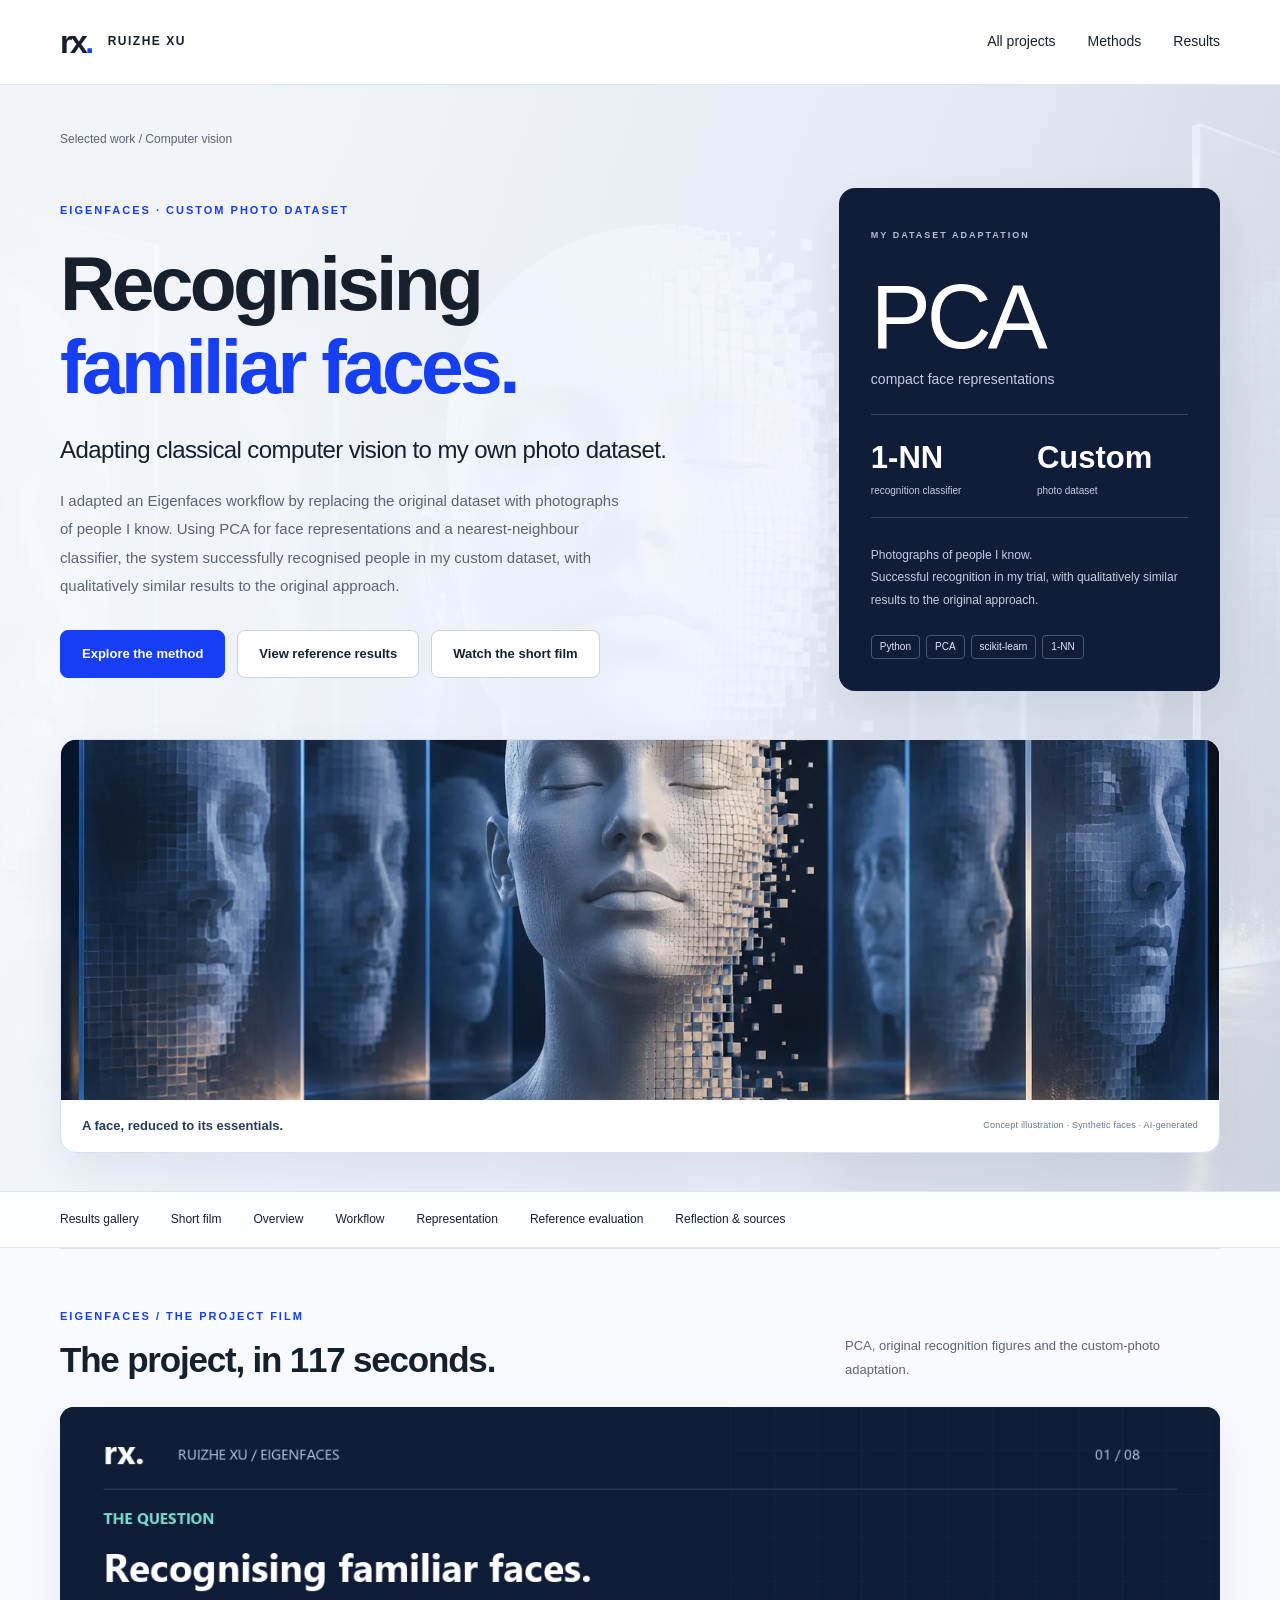
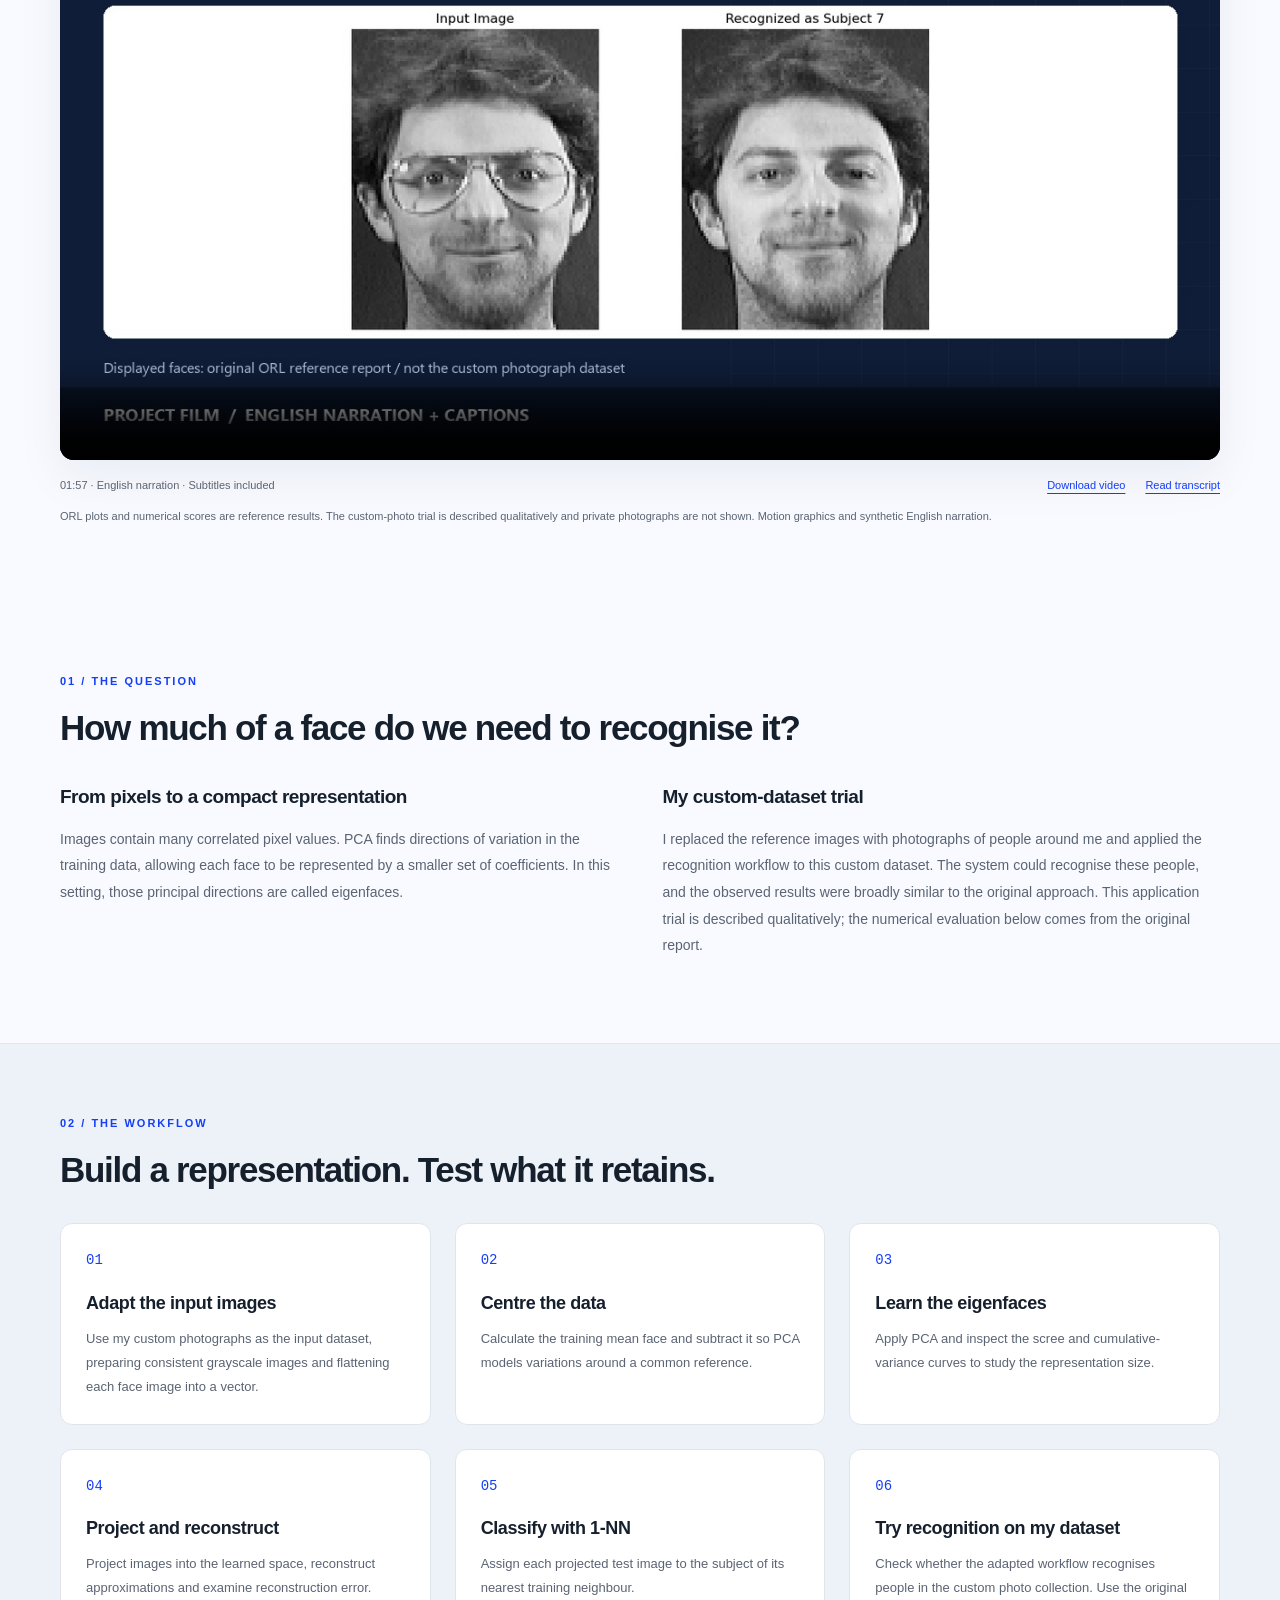
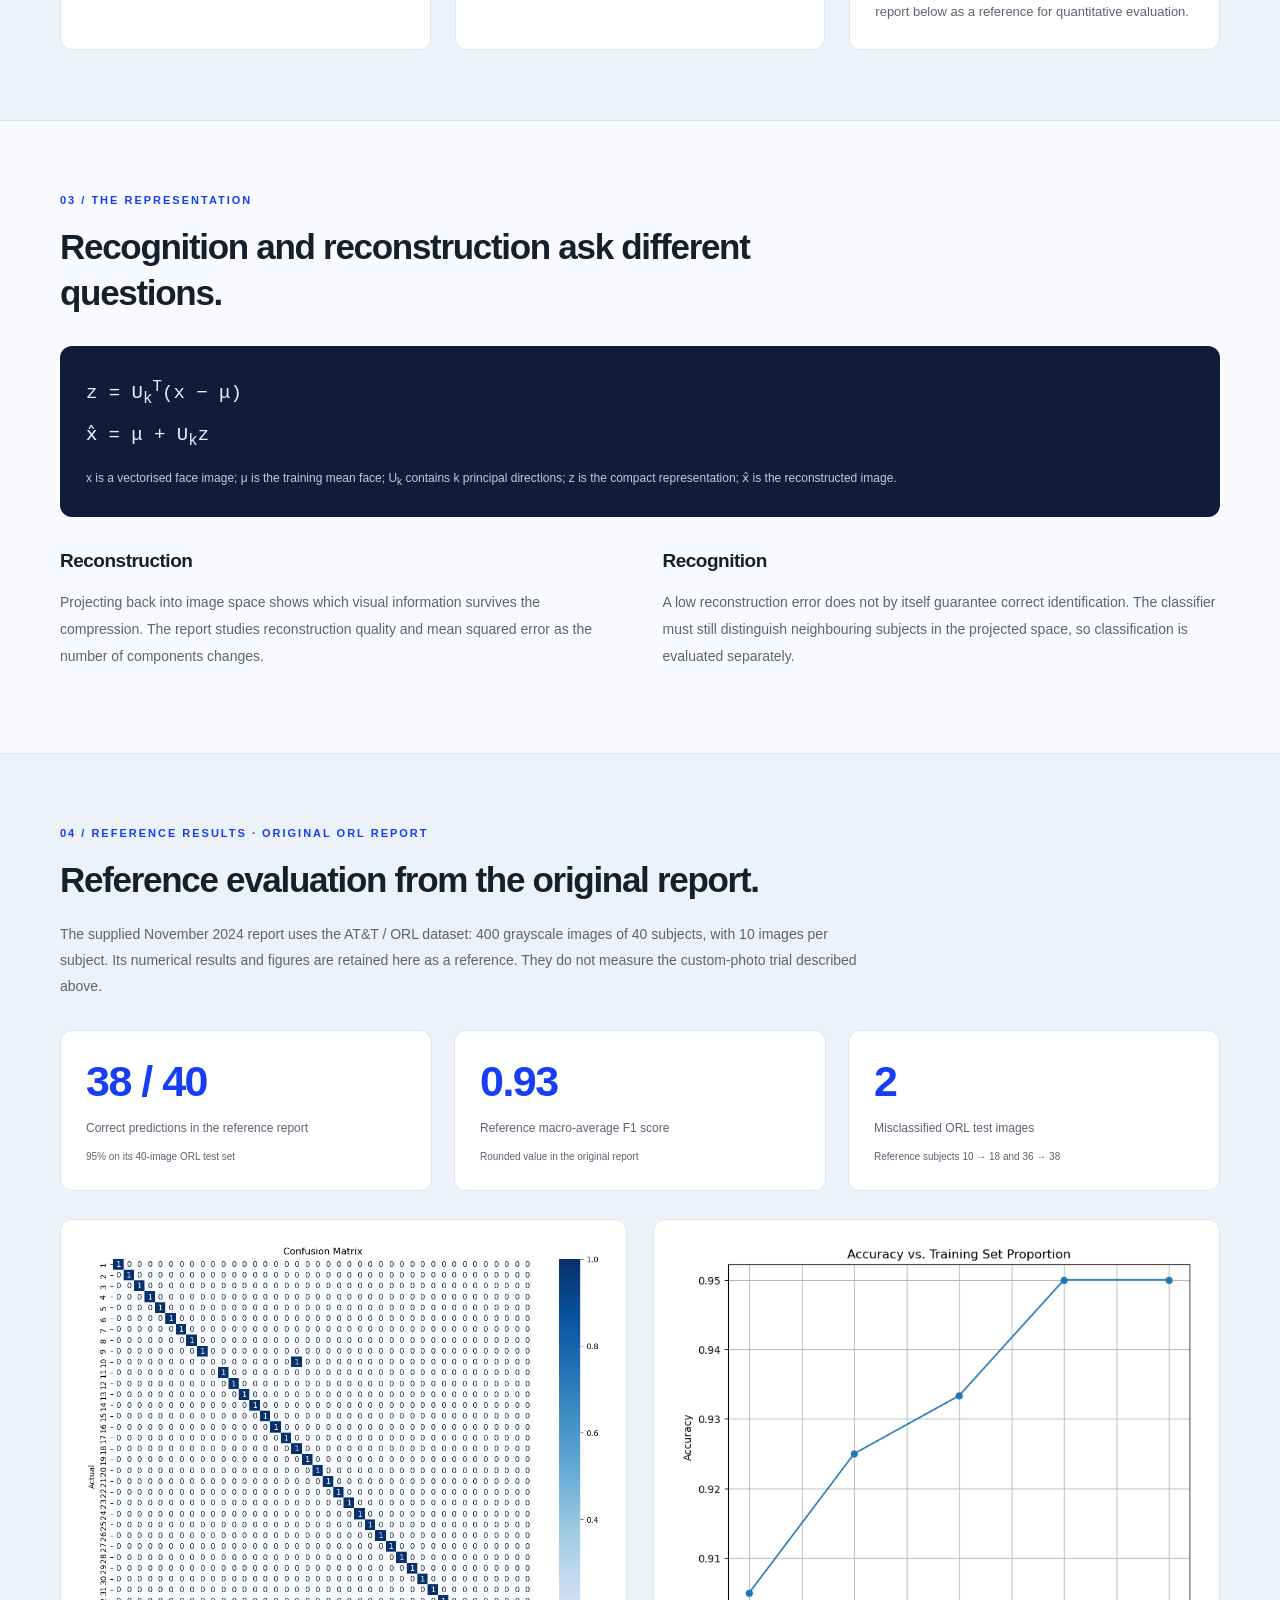
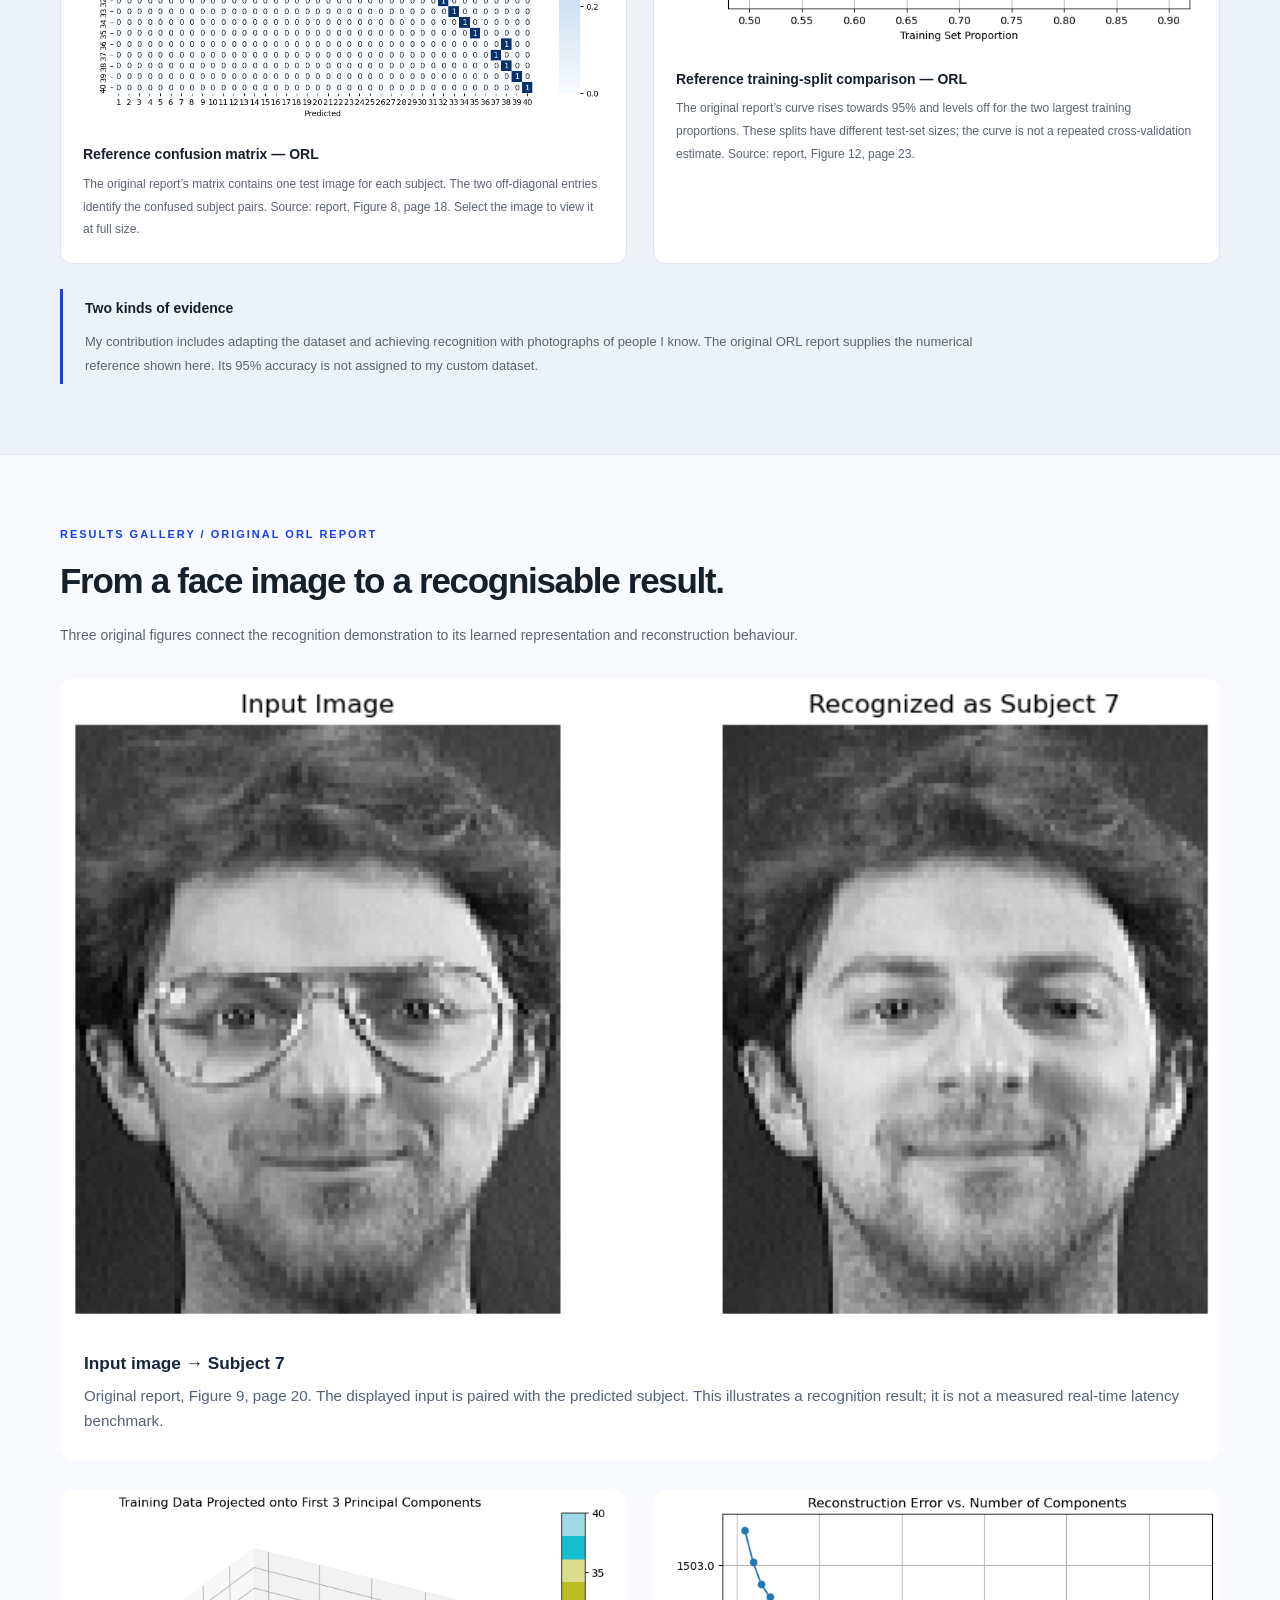
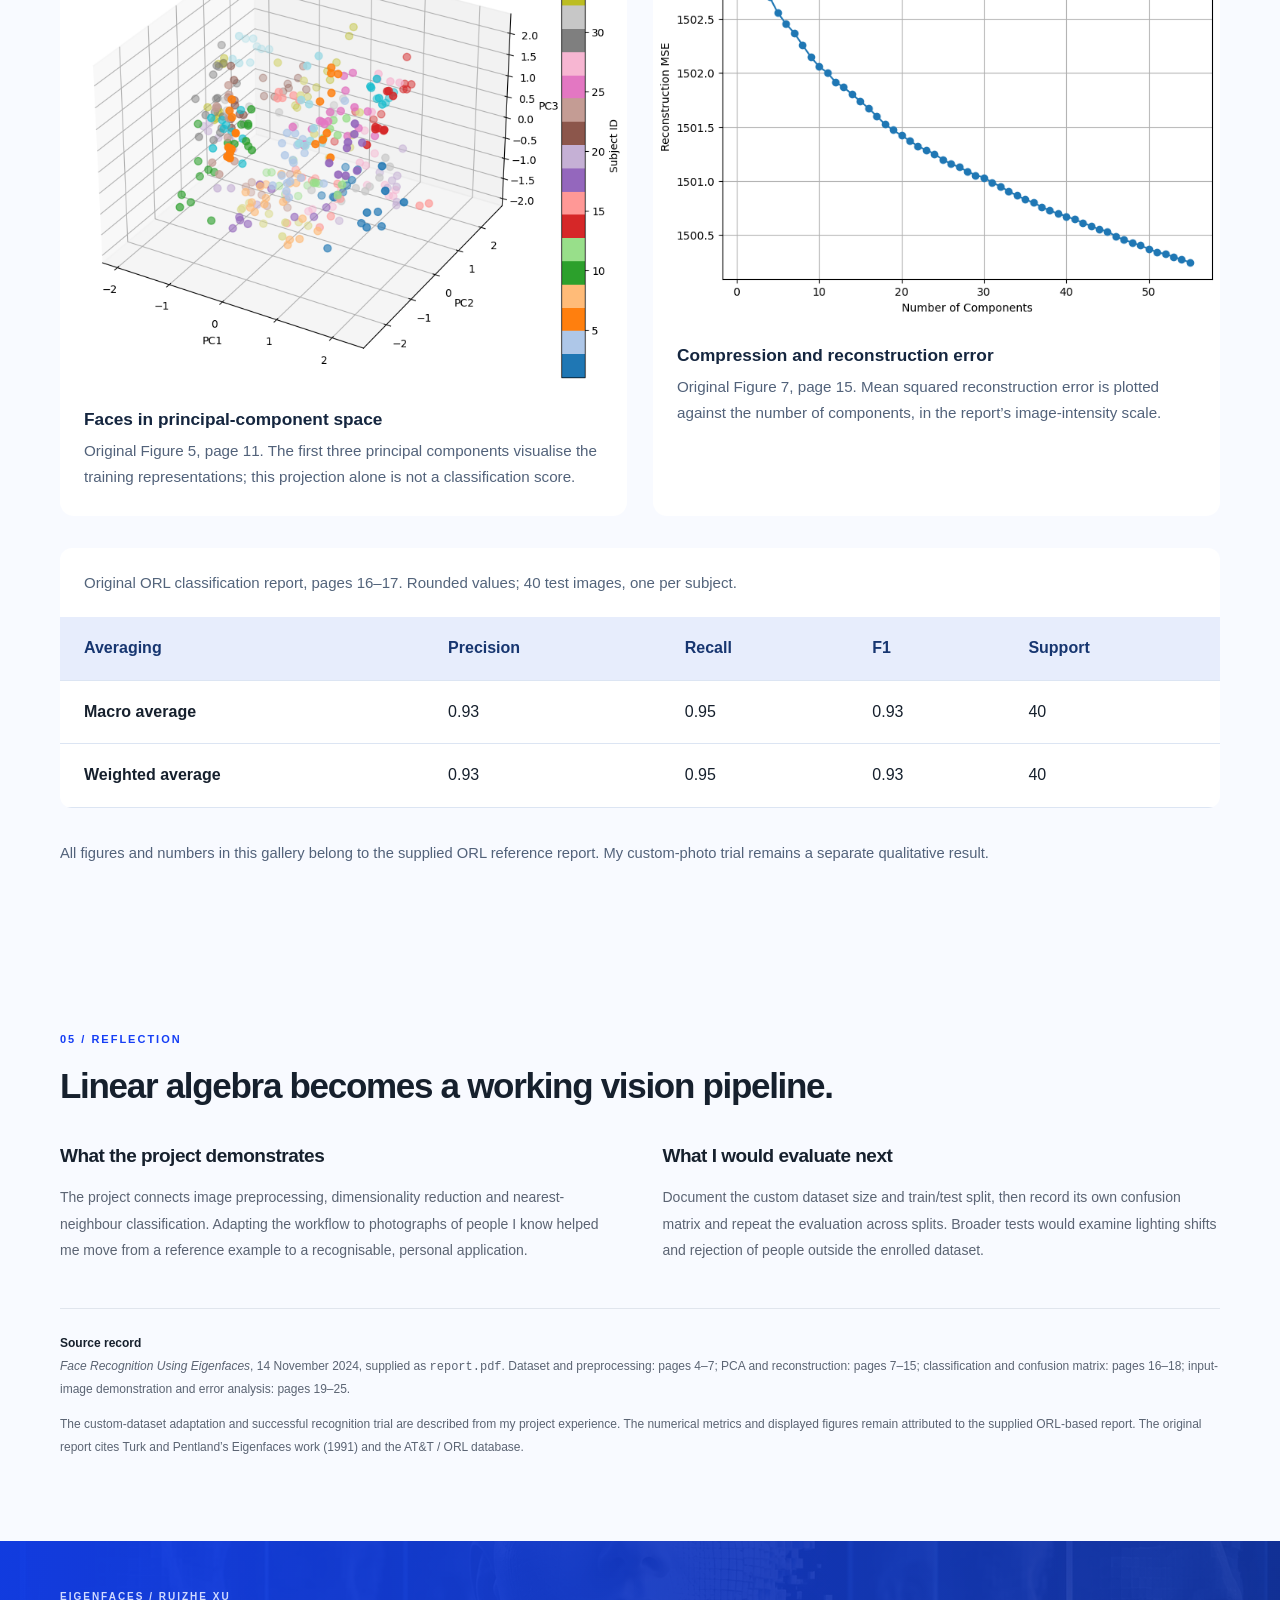
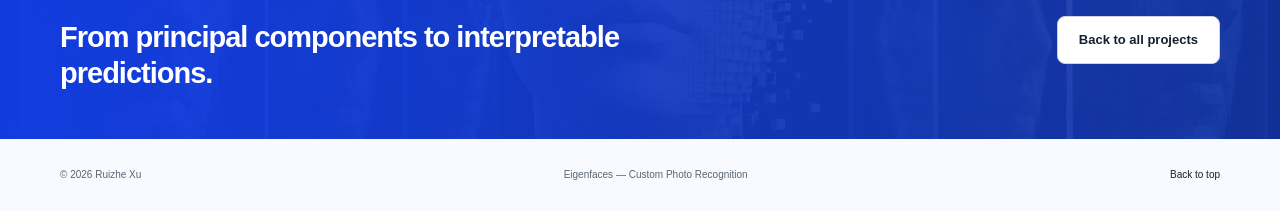
<file: eigenfaces.html>
<!doctype html>
<html lang="en"><head><meta charset="utf-8"><meta name="viewport" content="width=device-width, initial-scale=1"><meta name="theme-color" content="#153ef5"><title>Eigenfaces — Custom Photo Recognition | Ruizhe Xu</title><meta name="description" content="An Eigenfaces workflow adapted to photographs of people I know, with successful recognition in a custom-dataset trial and reference evaluation from the original ORL-based report."><meta property="og:title" content="Eigenfaces — Custom Photo Recognition | Ruizhe Xu"><meta property="og:description" content="An Eigenfaces workflow adapted to photographs of people I know, with successful recognition in a custom-dataset trial and reference evaluation from the original ORL-based report."><meta property="og:type" content="article"><meta property="og:url" content="https://rx422040.github.io/eigenfaces.html"><link rel="canonical" href="https://rx422040.github.io/eigenfaces.html"><link rel="stylesheet" href="styles.css"><link rel="stylesheet" href="vision-ii.css"><link rel="stylesheet" href="research-projects.css"><link rel="stylesheet" href="visual-refresh.css">
<link rel="stylesheet" href="project-media.css">
<link rel="stylesheet" href="project-films.css">
<link rel="stylesheet" href="project-evidence.css?v=20261007">
</head>
<body class="case-page visual-case topic-eigenfaces"><a class="skip" href="#main">Skip to content</a><header class="site-header"><nav class="nav wrap" aria-label="Main navigation"><a class="brand" href="index.html" aria-label="Ruizhe Xu home"><span class="monogram">rx<span>.</span></span><span>RUIZHE XU</span></a><div class="nav-links"><a href="index.html#work">All projects</a><a href="#workflow">Methods</a><a href="#results">Results</a></div></nav></header><main id="main">
<div class="case-stage"><section class="case-hero wrap" id="top"><a class="breadcrumb" href="index.html#work">Selected work / Computer vision</a><div class="case-hero-grid"><div><p class="eyebrow">EIGENFACES · CUSTOM PHOTO DATASET</p><h1>Recognising<br><span>familiar faces.</span></h1><p class="case-lead">Adapting classical computer vision to my own photo dataset.</p><p class="case-intro">I adapted an Eigenfaces workflow by replacing the original dataset with photographs of people I know. Using PCA for face representations and a nearest-neighbour classifier, the system successfully recognised people in my custom dataset, with qualitatively similar results to the original approach.</p><div class="hero-actions"><a class="button primary" href="#workflow">Explore the method</a><a class="button secondary" href="#results">View reference results</a><a class="button secondary" href="#project-film">Watch the short film</a></div></div><aside class="study-brief" aria-label="Custom dataset project summary"><span class="column-label">MY DATASET ADAPTATION</span><div class="brief-number">PCA<span>compact face representations</span></div><div class="brief-grid"><div><strong>1-NN</strong><span>recognition classifier</span></div><div><strong>Custom</strong><span>photo dataset</span></div></div><p>Photographs of people I know.<br>Successful recognition in my trial, with qualitatively similar results to the original approach.</p><div class="tags"><span>Python</span><span>PCA</span><span>scikit-learn</span><span>1-NN</span></div></aside></div><figure class="case-cover"><img src="visual-eigenfaces.webp" width="1536" height="1024" decoding="async" alt="Synthetic sculptural faces on translucent planes, evoking compact image representations."><figcaption><strong>A face, reduced to its essentials.</strong><span>Concept illustration · Synthetic faces · AI-generated</span></figcaption></figure></section></div>
<nav class="case-nav" aria-label="Case study sections"><div class="wrap"><a href="#visual-results">Results gallery</a><a href="#project-film">Short film</a><a href="#overview">Overview</a><a href="#workflow">Workflow</a><a href="#representation">Representation</a><a href="#results">Reference evaluation</a><a href="#reflection">Reflection & sources</a></div></nav>
<!-- PROJECT FILM START -->
<section id="project-film" class="film-section wrap case-project-film" aria-labelledby="project-film-title"><div class="film-heading"><div><p class="eyebrow">EIGENFACES / THE PROJECT FILM</p><h2 id="project-film-title">The project, in 117 seconds.</h2></div><p>PCA, original recognition figures and the custom-photo adaptation.</p></div><figure class="film-player"><video controls playsinline preload="metadata" poster="eigenfaces-poster-v2.jpg" aria-label="Eigenfaces project film with English narration and subtitles" width="1280" height="720"><source src="eigenfaces-film-v2.mp4" type="video/mp4"><track src="eigenfaces-en-v2.vtt" kind="captions" srclang="en" label="English">Your browser does not support embedded video. <a href="eigenfaces-film-v2.mp4">Download the film</a>.</video><figcaption><span>01:57 · English narration · Subtitles included</span><span class="film-links"><a href="eigenfaces-film-v2.mp4" download>Download video</a><a href="eigenfaces-transcript-v2.txt">Read transcript</a></span></figcaption></figure><p class="film-note">ORL plots and numerical scores are reference results. The custom-photo trial is described qualitatively and private photographs are not shown. Motion graphics and synthetic English narration.</p></section>
<!-- PROJECT FILM END -->
<section id="overview" class="case-section wrap"><div class="case-section-head"><p class="eyebrow">01 / THE QUESTION</p><h2>How much of a face do we need to recognise it?</h2></div><div class="prose-grid"><div><h3>From pixels to a compact representation</h3><p>Images contain many correlated pixel values. PCA finds directions of variation in the training data, allowing each face to be represented by a smaller set of coefficients. In this setting, those principal directions are called eigenfaces.</p></div><div><h3>My custom-dataset trial</h3><p>I replaced the reference images with photographs of people around me and applied the recognition workflow to this custom dataset. The system could recognise these people, and the observed results were broadly similar to the original approach. This application trial is described qualitatively; the numerical evaluation below comes from the original report.</p></div></div></section>
<section id="workflow" class="case-tint"><div class="case-section wrap"><div class="case-section-head"><p class="eyebrow">02 / THE WORKFLOW</p><h2>Build a representation. Test what it retains.</h2></div><ol class="workflow-grid"><li><span class="step-number">01</span><h3>Adapt the input images</h3><p>Use my custom photographs as the input dataset, preparing consistent grayscale images and flattening each face image into a vector.</p></li><li><span class="step-number">02</span><h3>Centre the data</h3><p>Calculate the training mean face and subtract it so PCA models variations around a common reference.</p></li><li><span class="step-number">03</span><h3>Learn the eigenfaces</h3><p>Apply PCA and inspect the scree and cumulative-variance curves to study the representation size.</p></li><li><span class="step-number">04</span><h3>Project and reconstruct</h3><p>Project images into the learned space, reconstruct approximations and examine reconstruction error.</p></li><li><span class="step-number">05</span><h3>Classify with 1-NN</h3><p>Assign each projected test image to the subject of its nearest training neighbour.</p></li><li><span class="step-number">06</span><h3>Try recognition on my dataset</h3><p>Check whether the adapted workflow recognises people in the custom photo collection. Use the original report below as a reference for quantitative evaluation.</p></li></ol></div></section>
<section id="representation" class="case-section wrap"><div class="case-section-head"><p class="eyebrow">03 / THE REPRESENTATION</p><h2>Recognition and reconstruction ask different questions.</h2></div><div class="math-block">z = U<sub>k</sub><sup>T</sup>(x − μ)<br>x̂ = μ + U<sub>k</sub>z<small>x is a vectorised face image; μ is the training mean face; U<sub>k</sub> contains k principal directions; z is the compact representation; x̂ is the reconstructed image.</small></div><div class="prose-grid"><div><h3>Reconstruction</h3><p>Projecting back into image space shows which visual information survives the compression. The report studies reconstruction quality and mean squared error as the number of components changes.</p></div><div><h3>Recognition</h3><p>A low reconstruction error does not by itself guarantee correct identification. The classifier must still distinguish neighbouring subjects in the projected space, so classification is evaluated separately.</p></div></div></section>
<section id="results" class="case-tint"><div class="case-section wrap"><div class="case-section-head"><p class="eyebrow">04 / REFERENCE RESULTS · ORIGINAL ORL REPORT</p><h2>Reference evaluation from the original report.</h2><p>The supplied November 2024 report uses the AT&amp;T / ORL dataset: 400 grayscale images of 40 subjects, with 10 images per subject. Its numerical results and figures are retained here as a reference. They do not measure the custom-photo trial described above.</p></div><div class="research-metrics"><article><strong>38 / 40</strong><span>Correct predictions in the reference report</span><small>95% on its 40-image ORL test set</small></article><article><strong>0.93</strong><span>Reference macro-average F1 score</span><small>Rounded value in the original report</small></article><article><strong>2</strong><span>Misclassified ORL test images</span><small>Reference subjects 10 → 18 and 36 → 38</small></article></div><div class="research-figure-grid"><figure class="research-figure"><a href="eigenfaces-confusion.png" target="_blank" rel="noopener"><img src="eigenfaces-confusion.png" alt="Original ORL report reference matrix: 38 correct predictions and two errors, 10 to 18 and 36 to 38. Not a custom-dataset result." width="924" height="853" loading="lazy"></a><figcaption><strong>Reference confusion matrix — ORL</strong>The original report’s matrix contains one test image for each subject. The two off-diagonal entries identify the confused subject pairs. Source: report, Figure 8, page 18. Select the image to view it at full size.</figcaption></figure><figure class="research-figure"><a href="eigenfaces-training-splits.png" target="_blank" rel="noopener"><img src="eigenfaces-training-splits.png" alt="Original ORL report reference curve: accuracy rises from about 90.5 percent to 95 percent as training proportion increases. Not a custom-dataset result." width="700" height="545" loading="lazy"></a><figcaption><strong>Reference training-split comparison — ORL</strong>The original report’s curve rises towards 95% and levels off for the two largest training proportions. These splits have different test-set sizes; the curve is not a repeated cross-validation estimate. Source: report, Figure 12, page 23.</figcaption></figure></div><aside class="finding"><strong>Two kinds of evidence</strong><p>My contribution includes adapting the dataset and achieving recognition with photographs of people I know. The original ORL report supplies the numerical reference shown here. Its 95% accuracy is not assigned to my custom dataset.</p></aside></div></section>
<section id="visual-results" class="case-section wrap evidence-section"><div class="case-section-head"><p class="eyebrow">RESULTS GALLERY / ORIGINAL ORL REPORT</p><h2>From a face image to a recognisable result.</h2><p>Three original figures connect the recognition demonstration to its learned representation and reconstruction behaviour.</p></div><figure class="evidence-figure feature-figure"><a href="eigenfaces-recognition-pair.png" target="_blank" rel="noopener" aria-label="View full-size: Input image → Subject 7"><img src="eigenfaces-recognition-pair.png" width="758" height="425" loading="lazy" decoding="async" alt="Original ORL reference recognition demonstration: input face and matched Subject 7."></a><figcaption><strong>Input image → Subject 7</strong><span>Original report, Figure 9, page 20. The displayed input is paired with the predicted subject. This illustrates a recognition result; it is not a measured real-time latency benchmark.</span></figcaption></figure><div class="evidence-grid"><figure class="evidence-figure "><a href="eigenfaces-pca-projection.png" target="_blank" rel="noopener" aria-label="View full-size: Faces in principal-component space"><img src="eigenfaces-pca-projection.png" width="752" height="656" loading="lazy" decoding="async" alt="Original training-face projection on the first three principal components."></a><figcaption><strong>Faces in principal-component space</strong><span>Original Figure 5, page 11. The first three principal components visualise the training representations; this projection alone is not a classification score.</span></figcaption></figure><figure class="evidence-figure "><a href="eigenfaces-reconstruction-error.png" target="_blank" rel="noopener" aria-label="View full-size: Compression and reconstruction error"><img src="eigenfaces-reconstruction-error.png" width="718" height="545" loading="lazy" decoding="async" alt="Original mean squared reconstruction error versus number of principal components."></a><figcaption><strong>Compression and reconstruction error</strong><span>Original Figure 7, page 15. Mean squared reconstruction error is plotted against the number of components, in the report’s image-intensity scale.</span></figcaption></figure></div><div class="evidence-table-wrap" role="region" aria-label="ORL classification report summary" tabindex="0"><table class="evidence-table"><caption>Original ORL classification report, pages 16–17. Rounded values; 40 test images, one per subject.</caption><thead><tr><th scope="col">Averaging</th><th scope="col">Precision</th><th scope="col">Recall</th><th scope="col">F1</th><th scope="col">Support</th></tr></thead><tbody><tr><th scope="row">Macro average</th><td>0.93</td><td>0.95</td><td>0.93</td><td>40</td></tr><tr><th scope="row">Weighted average</th><td>0.93</td><td>0.95</td><td>0.93</td><td>40</td></tr></tbody></table></div><p class="evidence-source">All figures and numbers in this gallery belong to the supplied ORL reference report. My custom-photo trial remains a separate qualitative result.</p></section>
<section id="reflection" class="case-section wrap"><div class="case-section-head"><p class="eyebrow">05 / REFLECTION</p><h2>Linear algebra becomes a working vision pipeline.</h2></div><div class="prose-grid"><div><h3>What the project demonstrates</h3><p>The project connects image preprocessing, dimensionality reduction and nearest-neighbour classification. Adapting the workflow to photographs of people I know helped me move from a reference example to a recognisable, personal application.</p></div><div><h3>What I would evaluate next</h3><p>Document the custom dataset size and train/test split, then record its own confusion matrix and repeat the evaluation across splits. Broader tests would examine lighting shifts and rejection of people outside the enrolled dataset.</p></div></div><div class="research-source"><strong>Source record</strong><p><cite>Face Recognition Using Eigenfaces</cite>, 14 November 2024, supplied as <code>report.pdf</code>. Dataset and preprocessing: pages 4–7; PCA and reconstruction: pages 7–15; classification and confusion matrix: pages 16–18; input-image demonstration and error analysis: pages 19–25.</p><p>The custom-dataset adaptation and successful recognition trial are described from my project experience. The numerical metrics and displayed figures remain attributed to the supplied ORL-based report. The original report cites Turk and Pentland’s Eigenfaces work (1991) and the AT&amp;T / ORL database.</p></div></section>
<section class="case-close"><div class="wrap"><div><p class="eyebrow">EIGENFACES / RUIZHE XU</p><h2>From principal components to interpretable predictions.</h2></div><a class="button secondary" href="index.html#work">Back to all projects</a></div></section>
</main><footer class="wrap footer"><span>© 2026 Ruizhe Xu</span><span>Eigenfaces — Custom Photo Recognition</span><a href="#top">Back to top</a></footer></body></html>
</file>
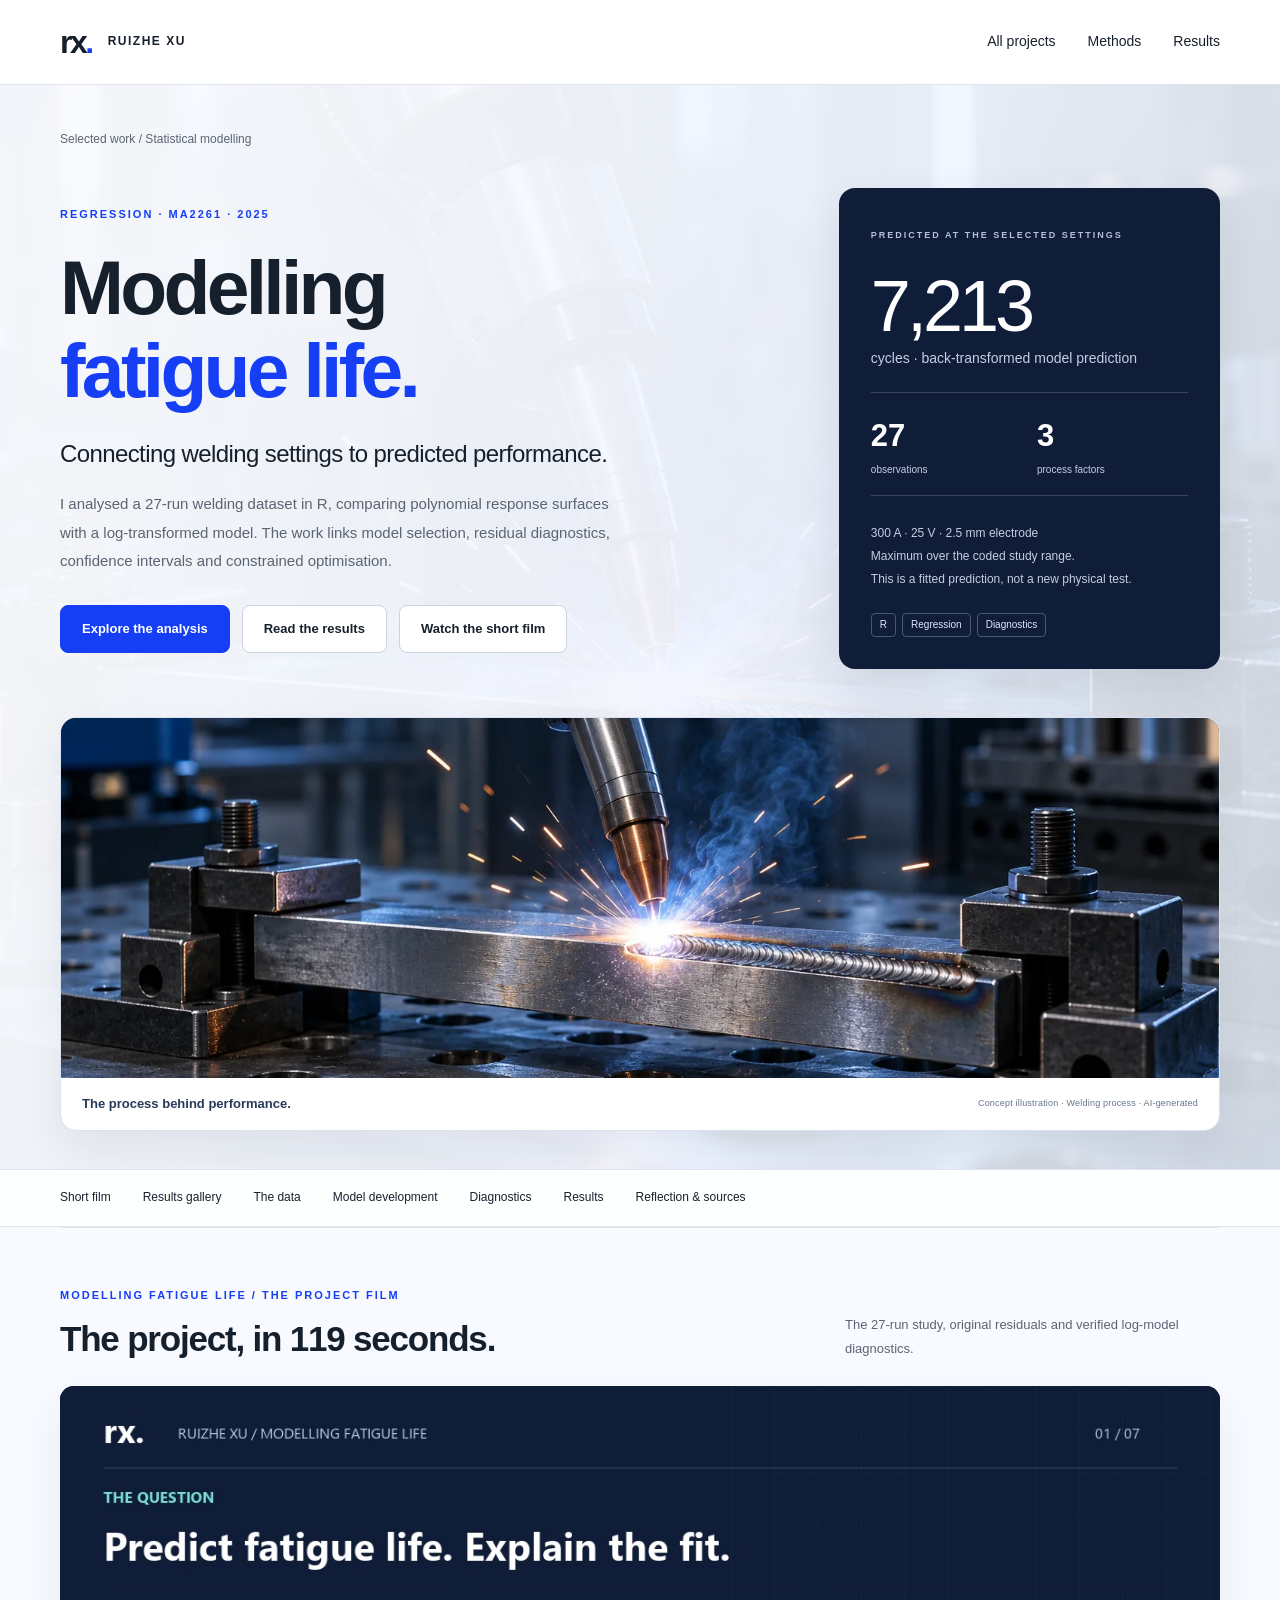
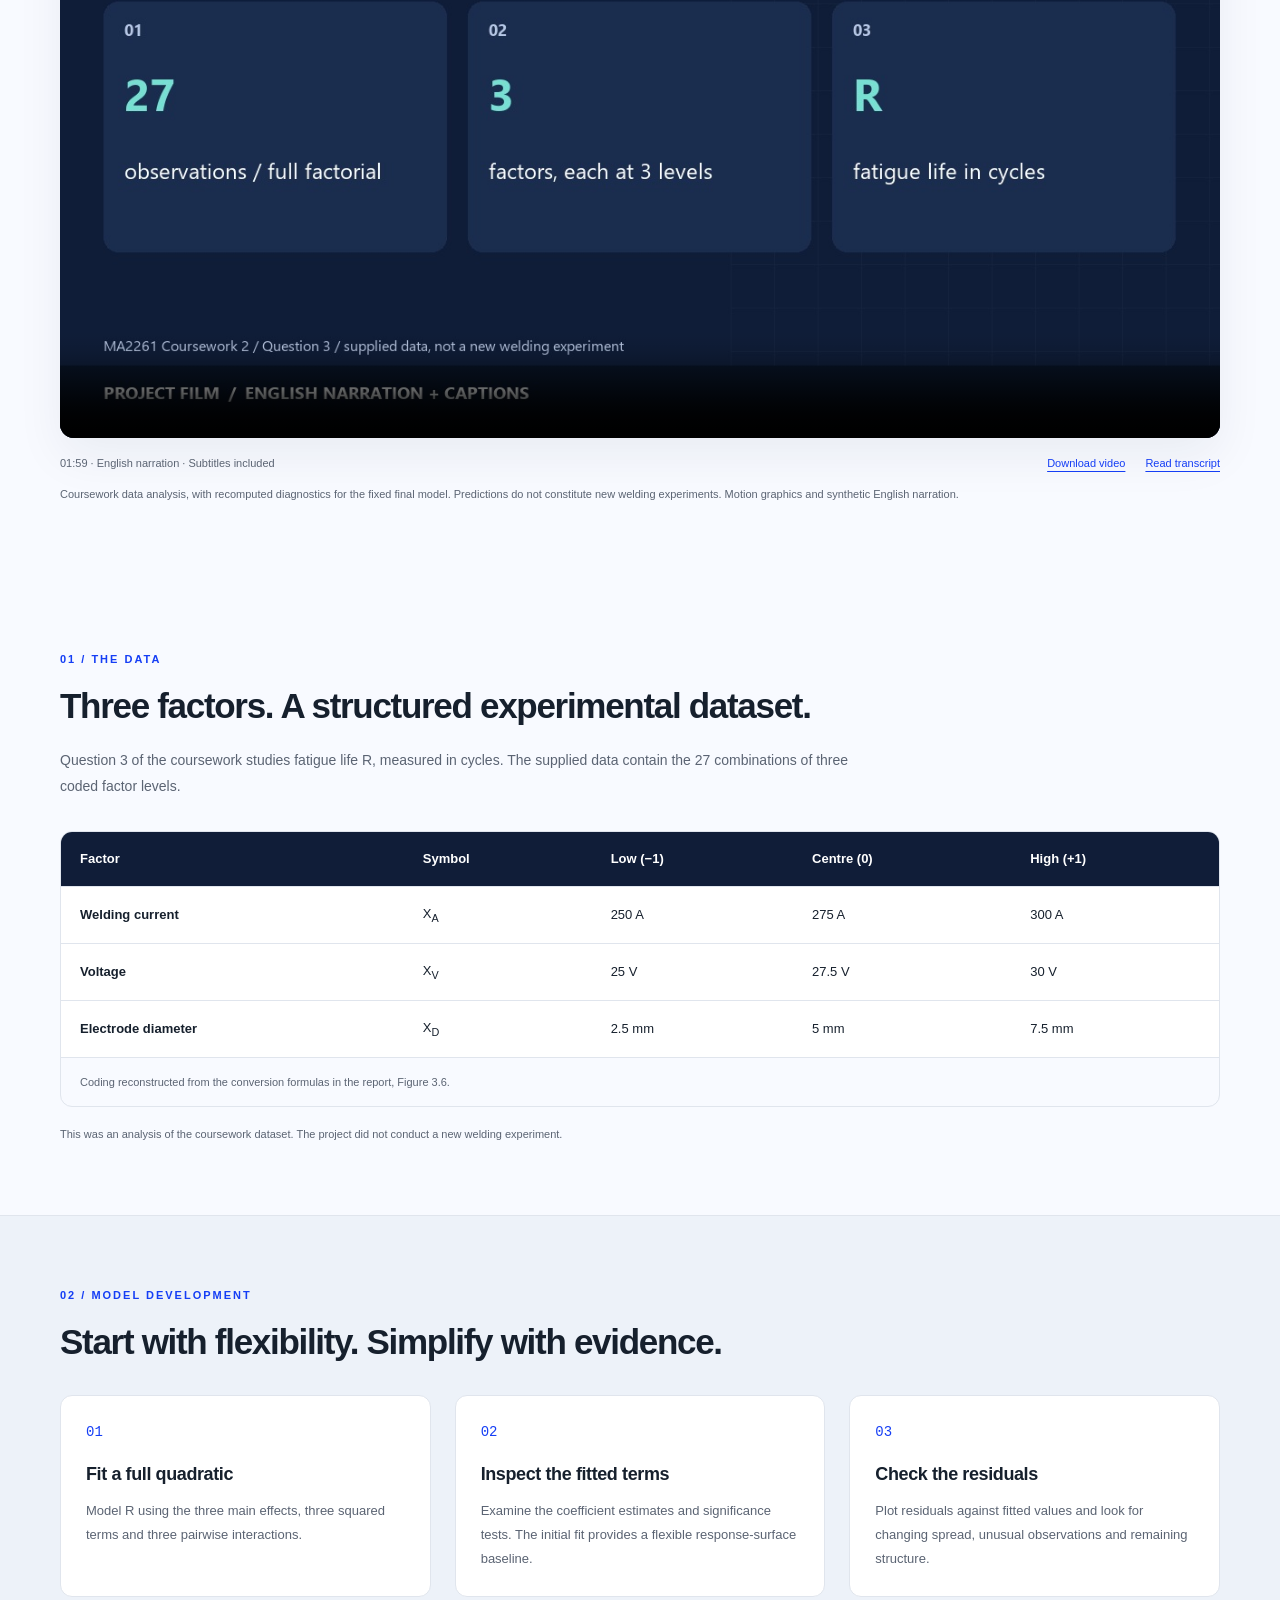
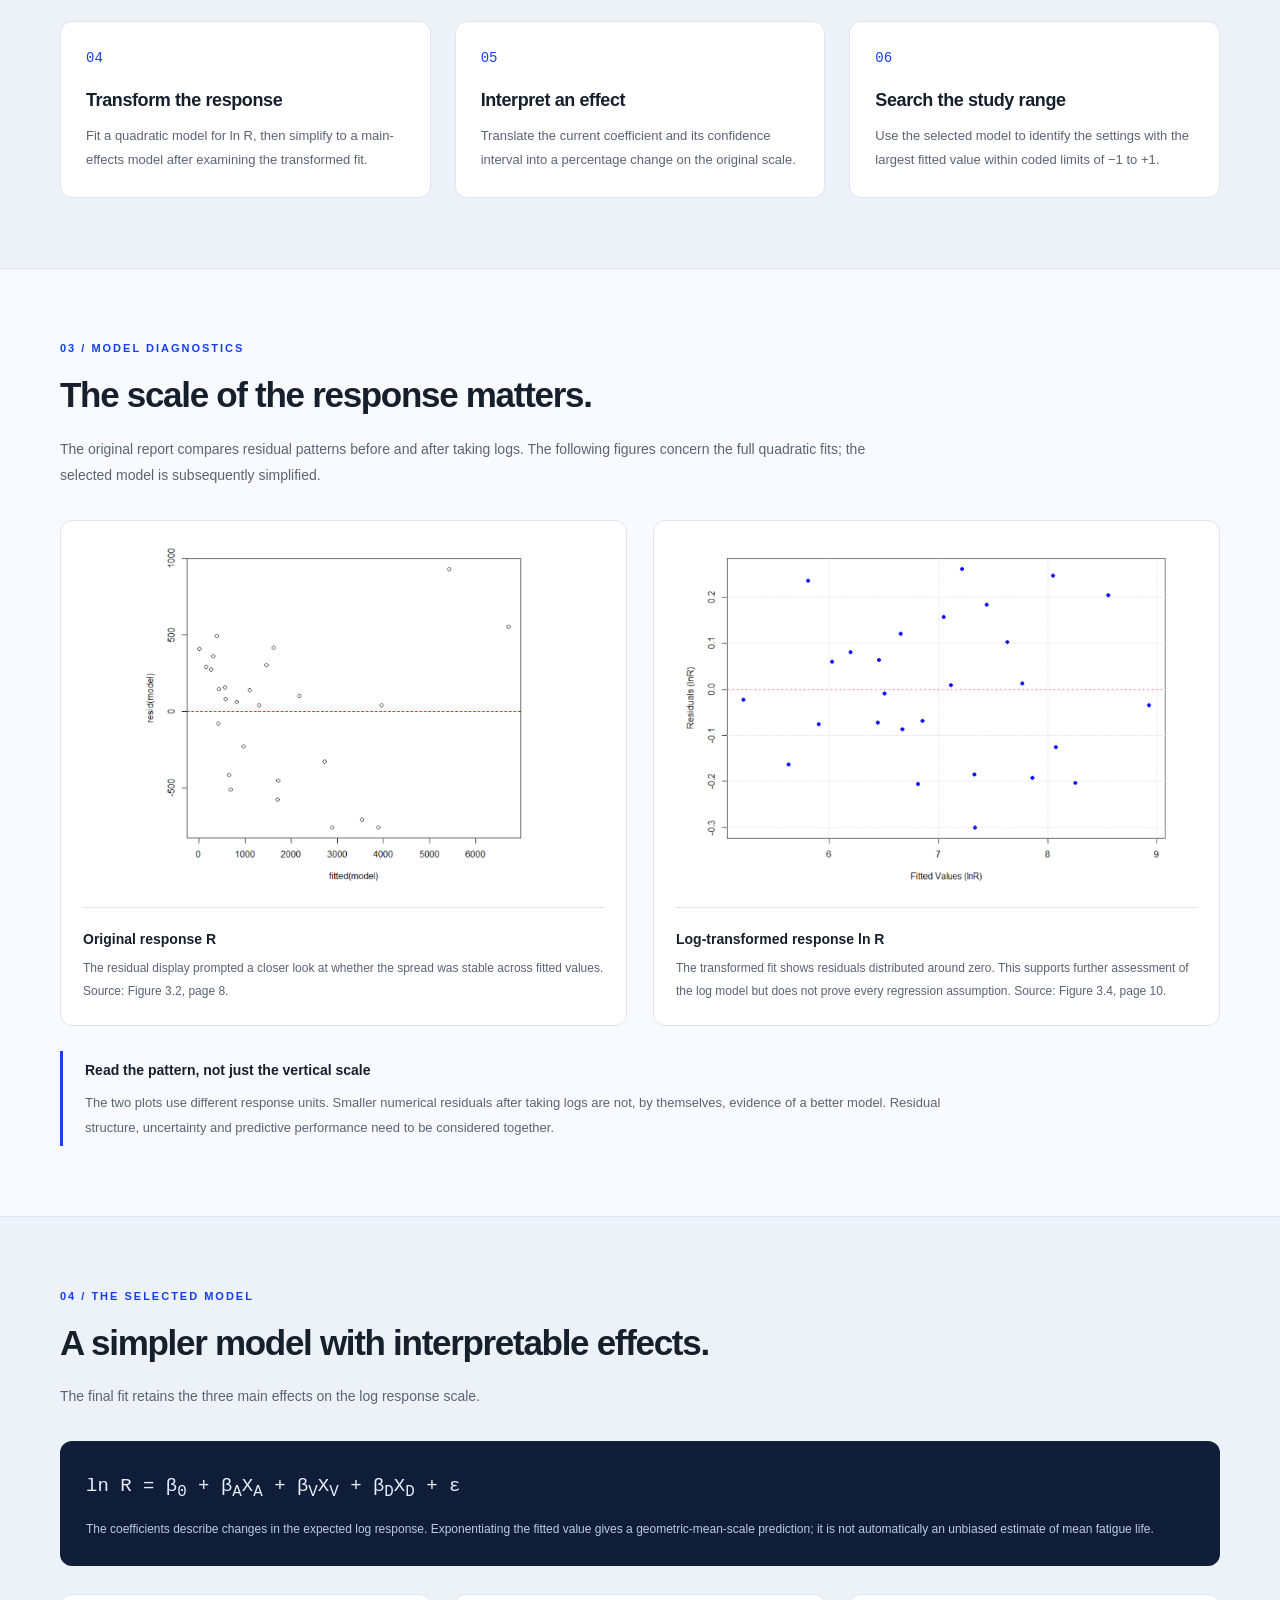
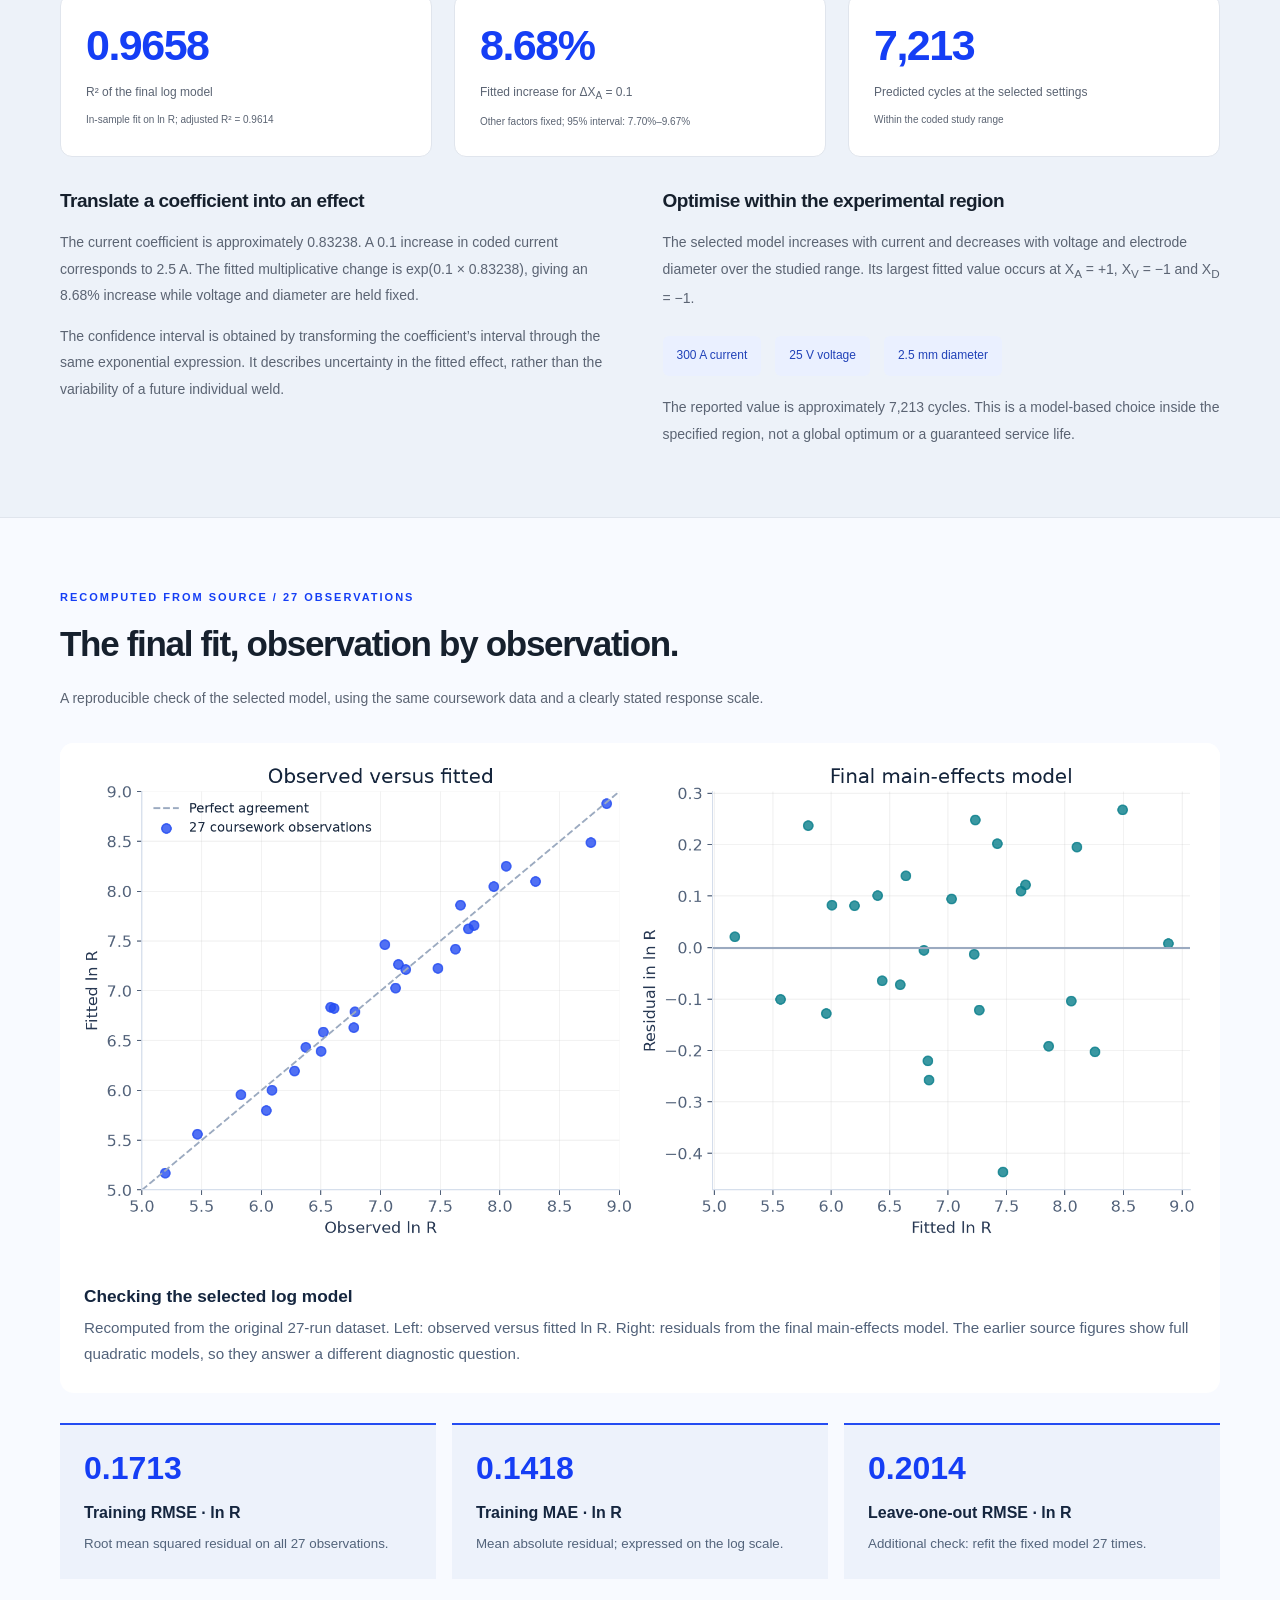
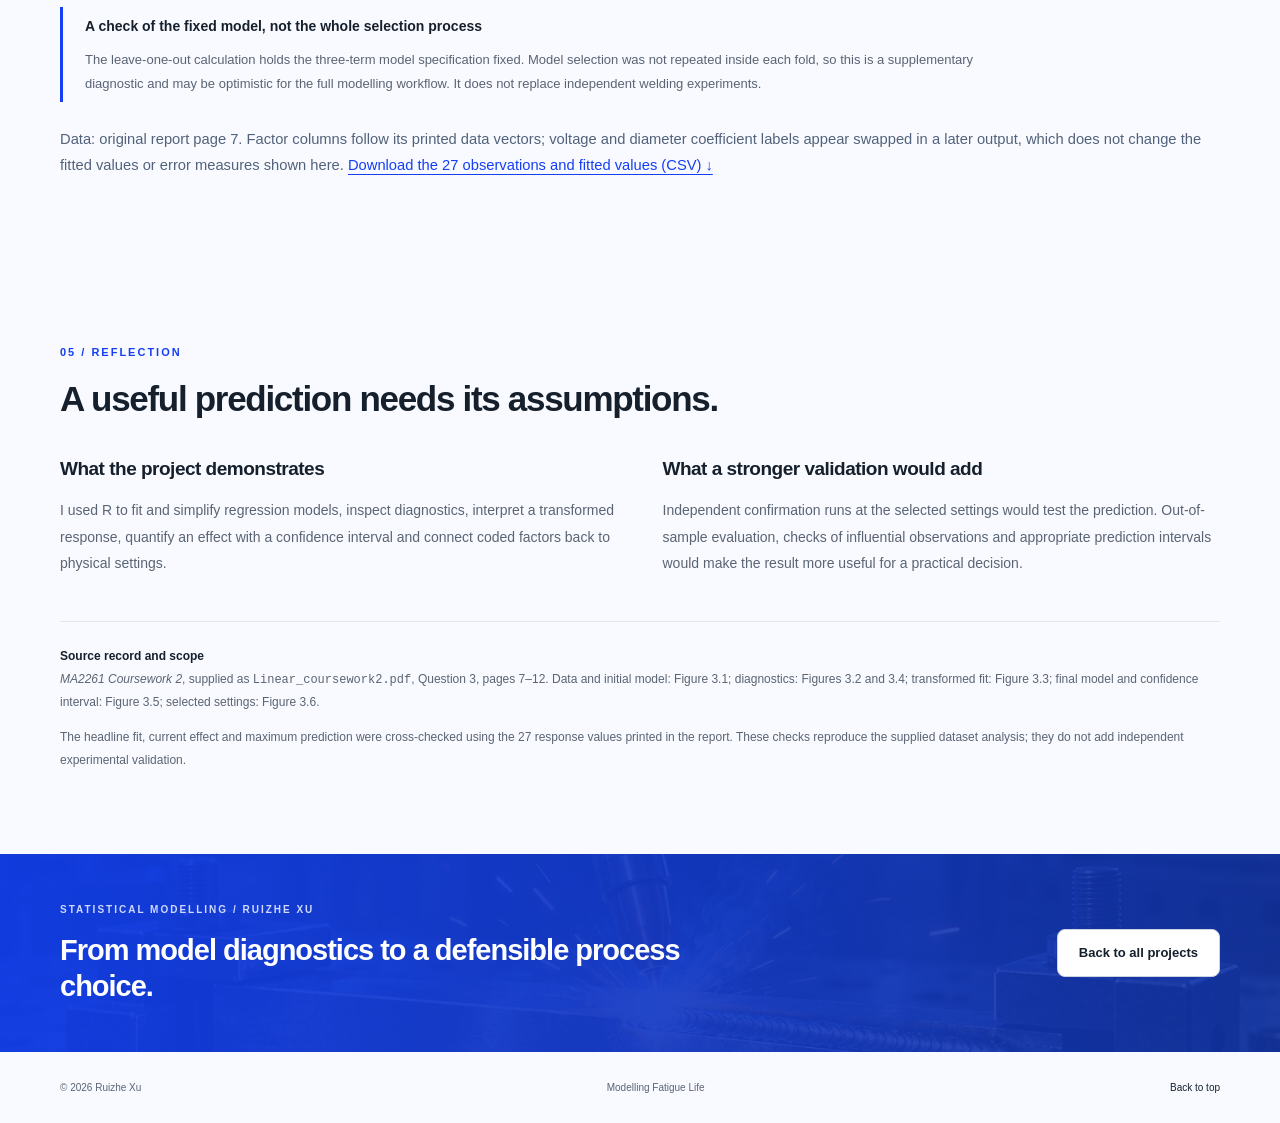
<file: fatigue-life.html>
<!doctype html>
<html lang="en"><head><meta charset="utf-8"><meta name="viewport" content="width=device-width, initial-scale=1"><meta name="theme-color" content="#153ef5"><title>Modelling Fatigue Life | Ruizhe Xu</title><meta name="description" content="Regression analysis of 27 welding runs: response surfaces, log transformation, residual diagnostics and model-based selection of process settings."><meta property="og:title" content="Modelling Fatigue Life | Ruizhe Xu"><meta property="og:description" content="Regression analysis of 27 welding runs: response surfaces, log transformation, residual diagnostics and model-based selection of process settings."><meta property="og:type" content="article"><meta property="og:url" content="https://rx422040.github.io/fatigue-life.html"><link rel="canonical" href="https://rx422040.github.io/fatigue-life.html"><link rel="stylesheet" href="styles.css"><link rel="stylesheet" href="vision-ii.css"><link rel="stylesheet" href="research-projects.css"><link rel="stylesheet" href="visual-refresh.css">
<link rel="stylesheet" href="project-evidence.css?v=20261007">
<link rel="stylesheet" href="project-media.css">
<link rel="stylesheet" href="project-films.css">
<link rel="stylesheet" href="fatigue-diagnostics.css?v=20261007">
</head>
<body class="case-page visual-case topic-fatigue"><a class="skip" href="#main">Skip to content</a><header class="site-header"><nav class="nav wrap" aria-label="Main navigation"><a class="brand" href="index.html" aria-label="Ruizhe Xu home"><span class="monogram">rx<span>.</span></span><span>RUIZHE XU</span></a><div class="nav-links"><a href="index.html#work">All projects</a><a href="#workflow">Methods</a><a href="#results">Results</a></div></nav></header><main id="main">
<div class="case-stage"><section class="case-hero wrap" id="top"><a class="breadcrumb" href="index.html#work">Selected work / Statistical modelling</a><div class="case-hero-grid"><div><p class="eyebrow">REGRESSION · MA2261 · 2025</p><h1>Modelling<br><span>fatigue life.</span></h1><p class="case-lead">Connecting welding settings to predicted performance.</p><p class="case-intro">I analysed a 27-run welding dataset in R, comparing polynomial response surfaces with a log-transformed model. The work links model selection, residual diagnostics, confidence intervals and constrained optimisation.</p><div class="hero-actions"><a class="button primary" href="#workflow">Explore the analysis</a><a class="button secondary" href="#results">Read the results</a><a class="button secondary" href="#project-film">Watch the short film</a></div></div><aside class="study-brief" aria-label="Model prediction summary"><span class="column-label">PREDICTED AT THE SELECTED SETTINGS</span><div class="brief-number compact">7,213<span>cycles · back-transformed model prediction</span></div><div class="brief-grid"><div><strong>27</strong><span>observations</span></div><div><strong>3</strong><span>process factors</span></div></div><p>300 A · 25 V · 2.5 mm electrode<br>Maximum over the coded study range.<br>This is a fitted prediction, not a new physical test.</p><div class="tags"><span>R</span><span>Regression</span><span>Diagnostics</span></div></aside></div><figure class="case-cover"><img src="visual-fatigue.webp" width="1536" height="1024" decoding="async" alt="A welding torch joining a steel sample in a conceptual industrial scene."><figcaption><strong>The process behind performance.</strong><span>Concept illustration · Welding process · AI-generated</span></figcaption></figure></section></div>
<nav class="case-nav" aria-label="Case study sections"><div class="wrap"><a href="#project-film">Short film</a><a href="#visual-results">Results gallery</a><a href="#design">The data</a><a href="#workflow">Model development</a><a href="#diagnostics">Diagnostics</a><a href="#results">Results</a><a href="#reflection">Reflection & sources</a></div></nav>
<!-- PROJECT FILM START -->
<section id="project-film" class="film-section wrap case-project-film" aria-labelledby="project-film-title"><div class="film-heading"><div><p class="eyebrow">MODELLING FATIGUE LIFE / THE PROJECT FILM</p><h2 id="project-film-title">The project, in 119 seconds.</h2></div><p>The 27-run study, original residuals and verified log-model diagnostics.</p></div><figure class="film-player"><video controls playsinline preload="metadata" poster="fatigue-poster-v2.jpg" aria-label="Modelling fatigue life project film with English narration and subtitles" width="1280" height="720"><source src="fatigue-film-v2.mp4" type="video/mp4"><track src="fatigue-en-v2.vtt" kind="captions" srclang="en" label="English">Your browser does not support embedded video. <a href="fatigue-film-v2.mp4">Download the film</a>.</video><figcaption><span>01:59 · English narration · Subtitles included</span><span class="film-links"><a href="fatigue-film-v2.mp4" download>Download video</a><a href="fatigue-transcript-v2.txt">Read transcript</a></span></figcaption></figure><p class="film-note">Coursework data analysis, with recomputed diagnostics for the fixed final model. Predictions do not constitute new welding experiments. Motion graphics and synthetic English narration.</p></section>
<!-- PROJECT FILM END -->
<section id="design" class="case-section wrap"><div class="case-section-head"><p class="eyebrow">01 / THE DATA</p><h2>Three factors. A structured experimental dataset.</h2><p>Question 3 of the coursework studies fatigue life R, measured in cycles. The supplied data contain the 27 combinations of three coded factor levels.</p></div><div class="research-table-wrap" tabindex="0" role="region" aria-label="Welding factors and coded levels"><table class="research-table"><caption>Coding reconstructed from the conversion formulas in the report, Figure 3.6.</caption><thead><tr><th scope="col">Factor</th><th scope="col">Symbol</th><th scope="col">Low (−1)</th><th scope="col">Centre (0)</th><th scope="col">High (+1)</th></tr></thead><tbody><tr><th scope="row">Welding current</th><td>X<sub>A</sub></td><td>250 A</td><td>275 A</td><td>300 A</td></tr><tr><th scope="row">Voltage</th><td>X<sub>V</sub></td><td>25 V</td><td>27.5 V</td><td>30 V</td></tr><tr><th scope="row">Electrode diameter</th><td>X<sub>D</sub></td><td>2.5 mm</td><td>5 mm</td><td>7.5 mm</td></tr></tbody></table></div><p class="fine-print">This was an analysis of the coursework dataset. The project did not conduct a new welding experiment.</p></section>
<section id="workflow" class="case-tint"><div class="case-section wrap"><div class="case-section-head"><p class="eyebrow">02 / MODEL DEVELOPMENT</p><h2>Start with flexibility. Simplify with evidence.</h2></div><ol class="workflow-grid"><li><span class="step-number">01</span><h3>Fit a full quadratic</h3><p>Model R using the three main effects, three squared terms and three pairwise interactions.</p></li><li><span class="step-number">02</span><h3>Inspect the fitted terms</h3><p>Examine the coefficient estimates and significance tests. The initial fit provides a flexible response-surface baseline.</p></li><li><span class="step-number">03</span><h3>Check the residuals</h3><p>Plot residuals against fitted values and look for changing spread, unusual observations and remaining structure.</p></li><li><span class="step-number">04</span><h3>Transform the response</h3><p>Fit a quadratic model for ln R, then simplify to a main-effects model after examining the transformed fit.</p></li><li><span class="step-number">05</span><h3>Interpret an effect</h3><p>Translate the current coefficient and its confidence interval into a percentage change on the original scale.</p></li><li><span class="step-number">06</span><h3>Search the study range</h3><p>Use the selected model to identify the settings with the largest fitted value within coded limits of −1 to +1.</p></li></ol></div></section>
<section id="diagnostics" class="case-section wrap"><div class="case-section-head"><p class="eyebrow">03 / MODEL DIAGNOSTICS</p><h2>The scale of the response matters.</h2><p>The original report compares residual patterns before and after taking logs. The following figures concern the full quadratic fits; the selected model is subsequently simplified.</p></div><div class="research-figure-grid"><figure class="research-figure"><a class="residual-frame residual-frame-original" href="fatigue-residuals-original.png" target="_blank" rel="noopener"><img src="fatigue-residuals-original.png" alt="Original report residuals-versus-fitted plot for the untransformed quadratic model of fatigue life." width="1065" height="1137" loading="lazy"></a><figcaption><strong>Original response R</strong>The residual display prompted a closer look at whether the spread was stable across fitted values. Source: Figure 3.2, page 8.</figcaption></figure><figure class="research-figure"><a class="residual-frame residual-frame-log" href="fatigue-residuals-log.png" target="_blank" rel="noopener"><img src="fatigue-residuals-log.png" alt="Original report residuals-versus-fitted plot for the log-transformed quadratic model, with points around a zero reference line." width="1347" height="1128" loading="lazy"></a><figcaption><strong>Log-transformed response ln R</strong>The transformed fit shows residuals distributed around zero. This supports further assessment of the log model but does not prove every regression assumption. Source: Figure 3.4, page 10.</figcaption></figure></div><aside class="finding"><strong>Read the pattern, not just the vertical scale</strong><p>The two plots use different response units. Smaller numerical residuals after taking logs are not, by themselves, evidence of a better model. Residual structure, uncertainty and predictive performance need to be considered together.</p></aside></section>
<section id="results" class="case-tint"><div class="case-section wrap"><div class="case-section-head"><p class="eyebrow">04 / THE SELECTED MODEL</p><h2>A simpler model with interpretable effects.</h2><p>The final fit retains the three main effects on the log response scale.</p></div><div class="math-block">ln R = β<sub>0</sub> + β<sub>A</sub>X<sub>A</sub> + β<sub>V</sub>X<sub>V</sub> + β<sub>D</sub>X<sub>D</sub> + ε<small>The coefficients describe changes in the expected log response. Exponentiating the fitted value gives a geometric-mean-scale prediction; it is not automatically an unbiased estimate of mean fatigue life.</small></div><div class="research-metrics"><article><strong>0.9658</strong><span>R² of the final log model</span><small>In-sample fit on ln R; adjusted R² = 0.9614</small></article><article><strong>8.68%</strong><span>Fitted increase for ΔX<sub>A</sub> = 0.1</span><small>Other factors fixed; 95% interval: 7.70%–9.67%</small></article><article><strong>7,213</strong><span>Predicted cycles at the selected settings</span><small>Within the coded study range</small></article></div><div class="prose-grid"><div><h3>Translate a coefficient into an effect</h3><p>The current coefficient is approximately 0.83238. A 0.1 increase in coded current corresponds to 2.5 A. The fitted multiplicative change is exp(0.1 × 0.83238), giving an 8.68% increase while voltage and diameter are held fixed.</p><p>The confidence interval is obtained by transforming the coefficient’s interval through the same exponential expression. It describes uncertainty in the fitted effect, rather than the variability of a future individual weld.</p></div><div><h3>Optimise within the experimental region</h3><p>The selected model increases with current and decreases with voltage and electrode diameter over the studied range. Its largest fitted value occurs at X<sub>A</sub> = +1, X<sub>V</sub> = −1 and X<sub>D</sub> = −1.</p><div class="coefficient-chips"><span>300 A current</span><span>25 V voltage</span><span>2.5 mm diameter</span></div><p class="fine-print">The reported value is approximately 7,213 cycles. This is a model-based choice inside the specified region, not a global optimum or a guaranteed service life.</p></div></div></div></section>
<section id="visual-results" class="case-section wrap evidence-section"><div class="case-section-head"><p class="eyebrow">RECOMPUTED FROM SOURCE / 27 OBSERVATIONS</p><h2>The final fit, observation by observation.</h2><p>A reproducible check of the selected model, using the same coursework data and a clearly stated response scale.</p></div><figure class="evidence-figure feature-figure"><a href="fatigue-final-model-check.png" target="_blank" rel="noopener" aria-label="View full-size: Checking the selected log model"><img src="fatigue-final-model-check.png" width="2055" height="920" loading="lazy" decoding="async" alt="Observed versus fitted log fatigue life and residuals for the final model."></a><figcaption><strong>Checking the selected log model</strong><span>Recomputed from the original 27-run dataset. Left: observed versus fitted ln R. Right: residuals from the final main-effects model. The earlier source figures show full quadratic models, so they answer a different diagnostic question.</span></figcaption></figure><div class="evidence-metrics"><article><strong>0.1713</strong><span>Training RMSE · ln R</span><small>Root mean squared residual on all 27 observations.</small></article><article><strong>0.1418</strong><span>Training MAE · ln R</span><small>Mean absolute residual; expressed on the log scale.</small></article><article><strong>0.2014</strong><span>Leave-one-out RMSE · ln R</span><small>Additional check: refit the fixed model 27 times.</small></article></div><aside class="finding"><strong>A check of the fixed model, not the whole selection process</strong><p>The leave-one-out calculation holds the three-term model specification fixed. Model selection was not repeated inside each fold, so this is a supplementary diagnostic and may be optimistic for the full modelling workflow. It does not replace independent welding experiments.</p></aside><p class="evidence-source">Data: original report page 7. Factor columns follow its printed data vectors; voltage and diameter coefficient labels appear swapped in a later output, which does not change the fitted values or error measures shown here. <a href="fatigue-model-data.csv" download>Download the 27 observations and fitted values (CSV) ↓</a></p></section>
<section id="reflection" class="case-section wrap"><div class="case-section-head"><p class="eyebrow">05 / REFLECTION</p><h2>A useful prediction needs its assumptions.</h2></div><div class="prose-grid"><div><h3>What the project demonstrates</h3><p>I used R to fit and simplify regression models, inspect diagnostics, interpret a transformed response, quantify an effect with a confidence interval and connect coded factors back to physical settings.</p></div><div><h3>What a stronger validation would add</h3><p>Independent confirmation runs at the selected settings would test the prediction. Out-of-sample evaluation, checks of influential observations and appropriate prediction intervals would make the result more useful for a practical decision.</p></div></div><div class="research-source"><strong>Source record and scope</strong><p><cite>MA2261 Coursework 2</cite>, supplied as <code>Linear_coursework2.pdf</code>, Question 3, pages 7–12. Data and initial model: Figure 3.1; diagnostics: Figures 3.2 and 3.4; transformed fit: Figure 3.3; final model and confidence interval: Figure 3.5; selected settings: Figure 3.6.</p><p>The headline fit, current effect and maximum prediction were cross-checked using the 27 response values printed in the report. These checks reproduce the supplied dataset analysis; they do not add independent experimental validation.</p></div></section>
<section class="case-close"><div class="wrap"><div><p class="eyebrow">STATISTICAL MODELLING / RUIZHE XU</p><h2>From model diagnostics to a defensible process choice.</h2></div><a class="button secondary" href="index.html#work">Back to all projects</a></div></section>
</main><footer class="wrap footer"><span>© 2026 Ruizhe Xu</span><span>Modelling Fatigue Life</span><a href="#top">Back to top</a></footer></body></html>
</file>
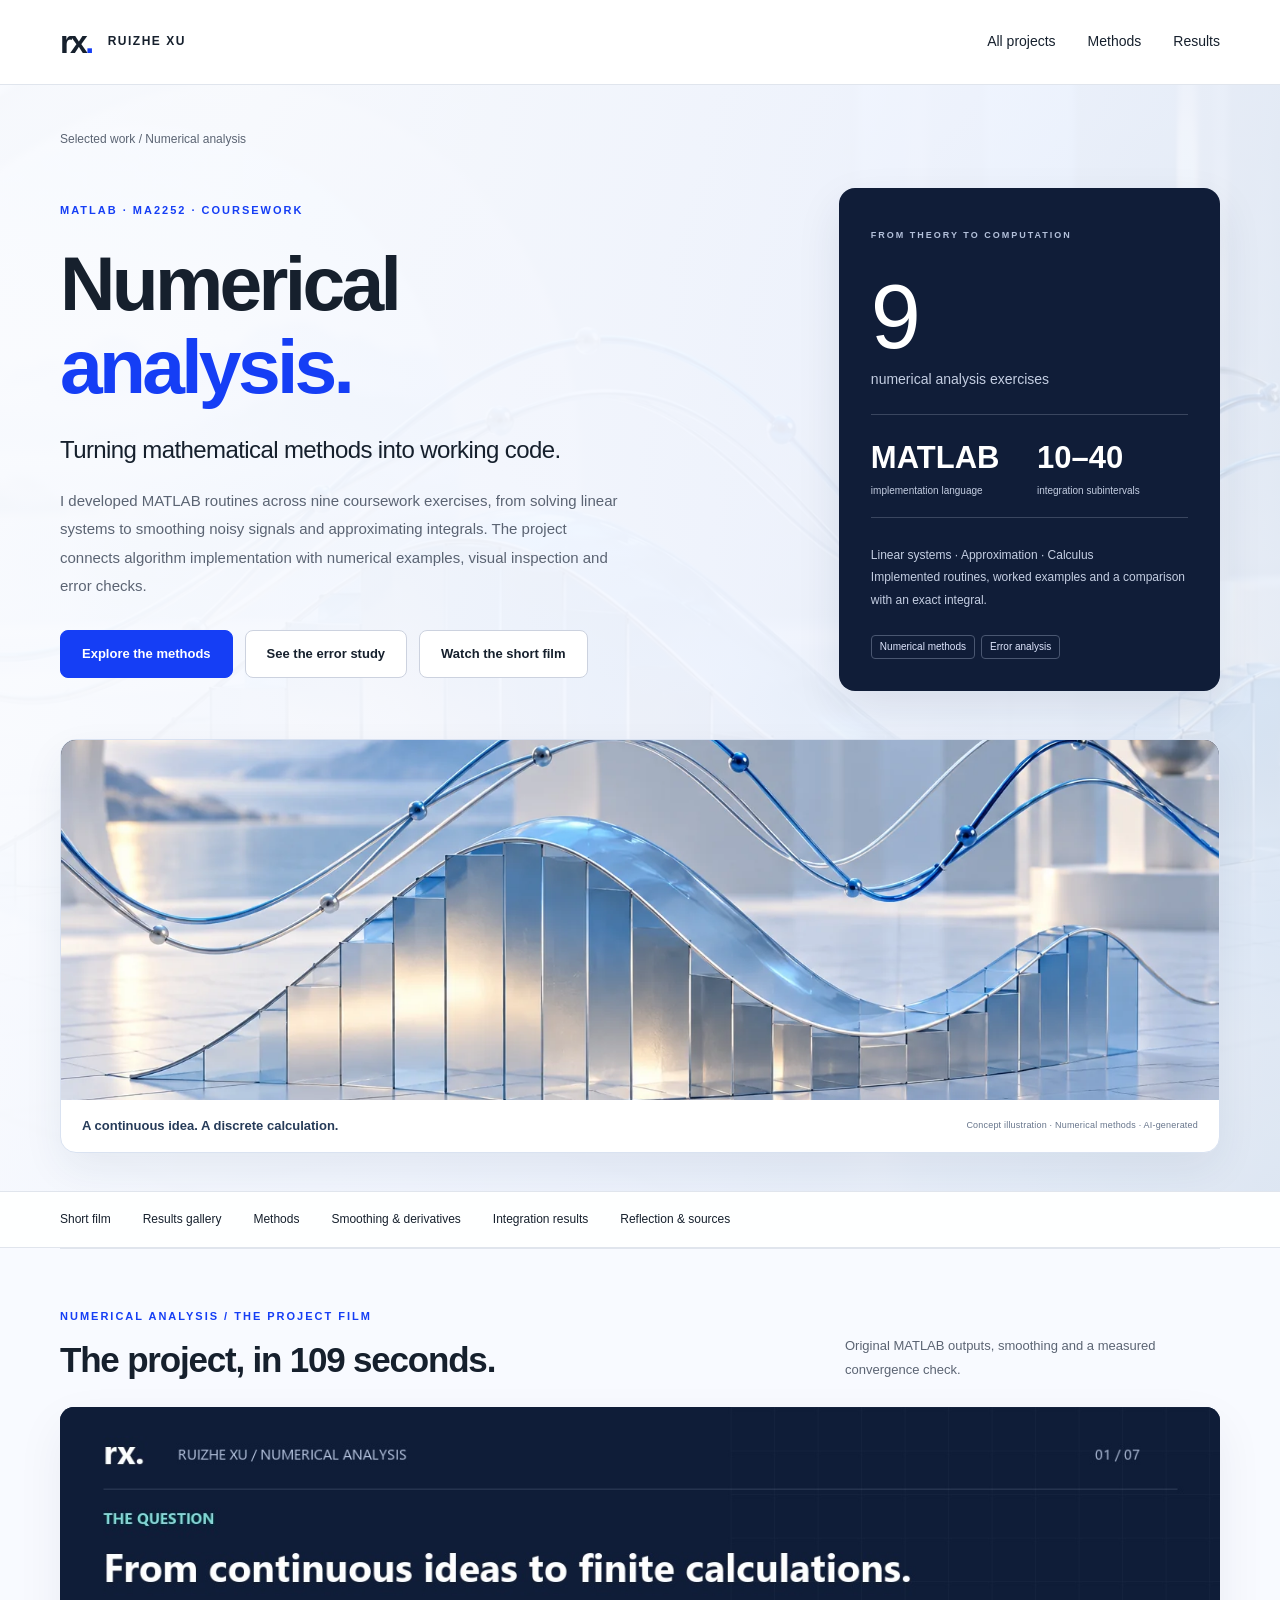
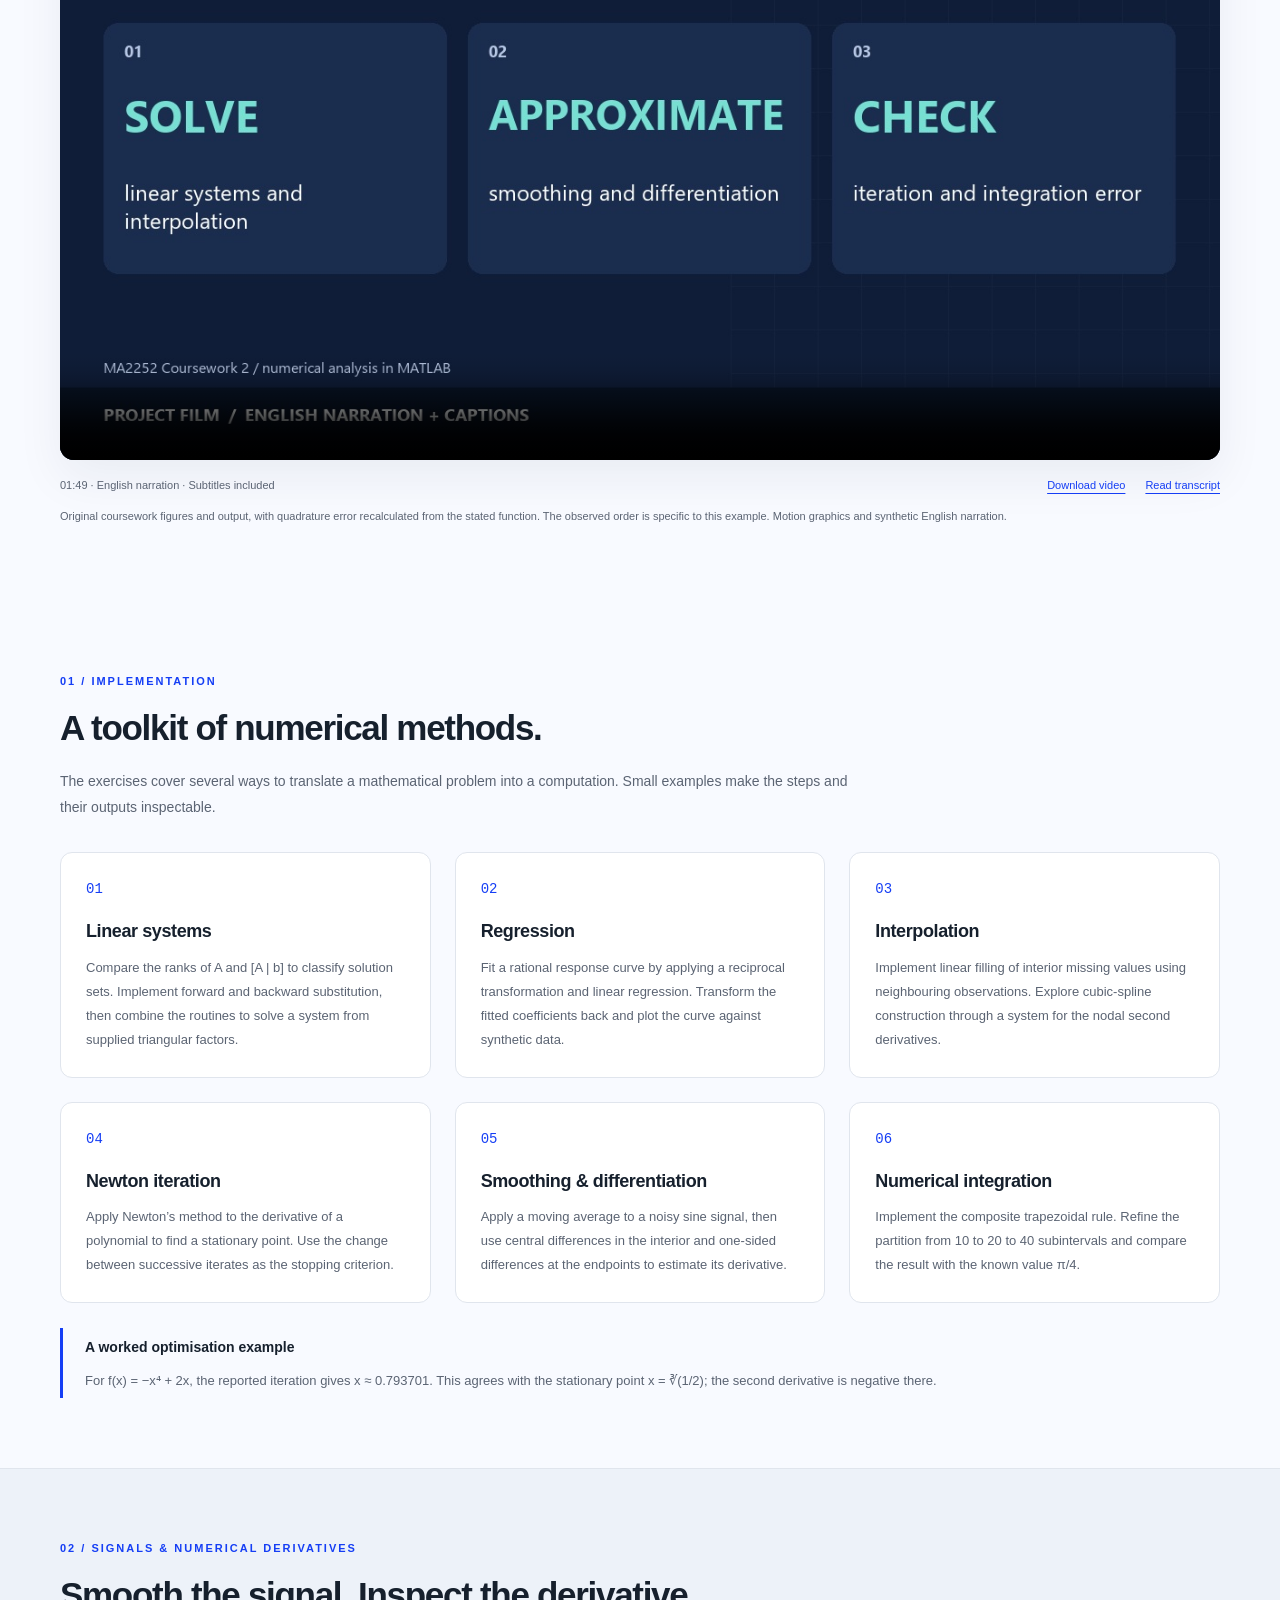
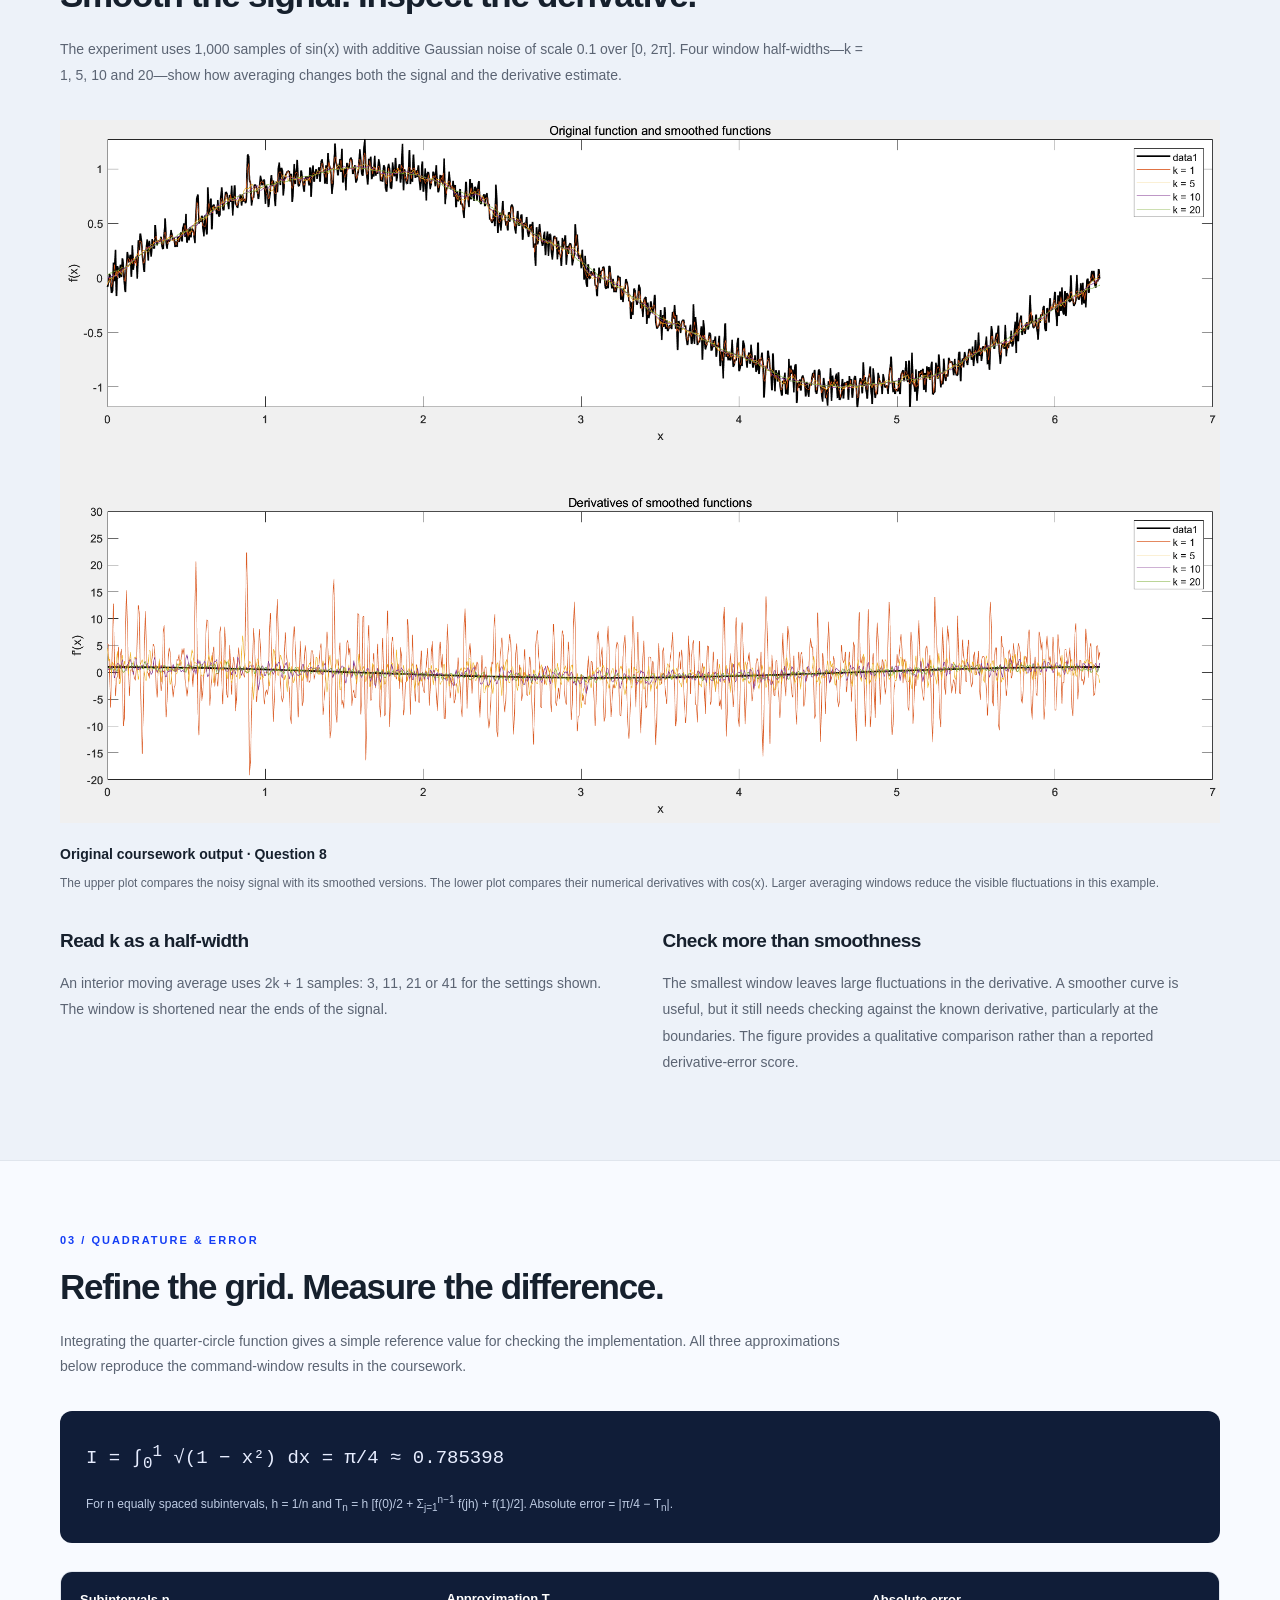
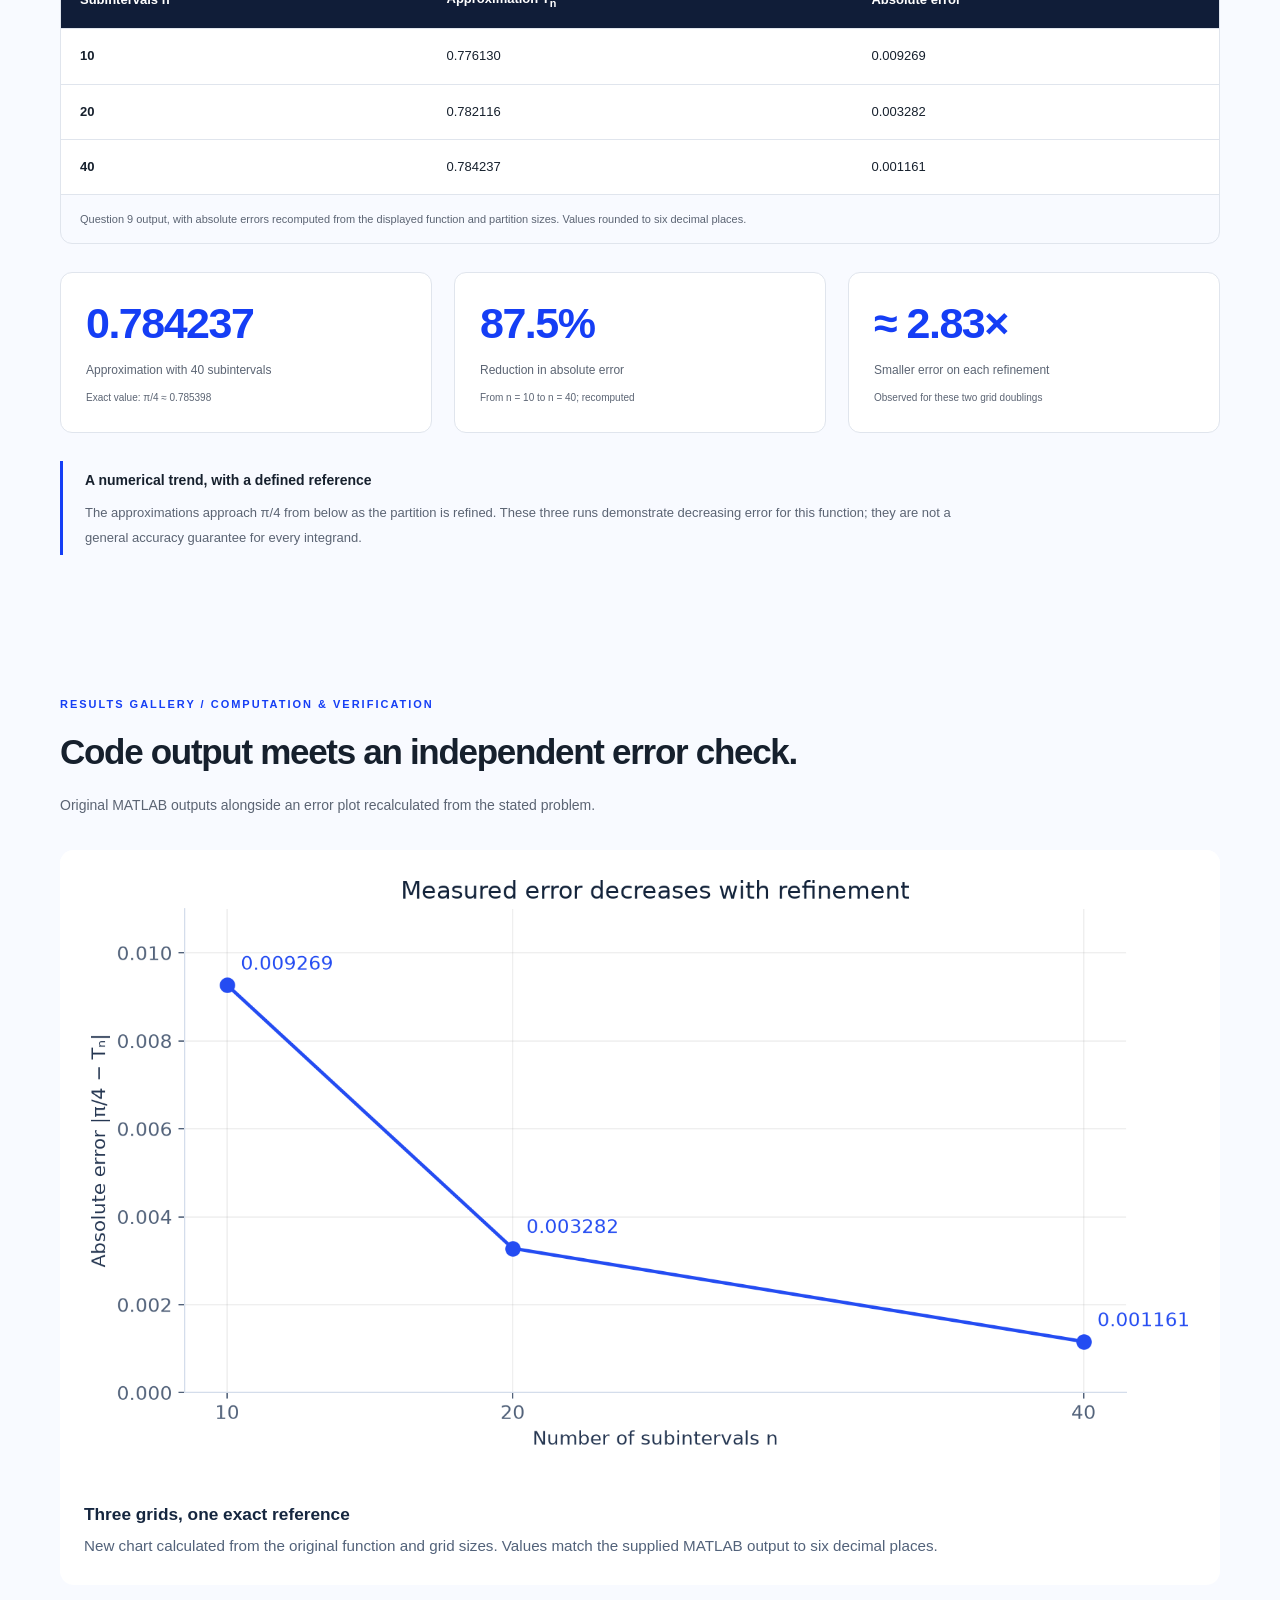
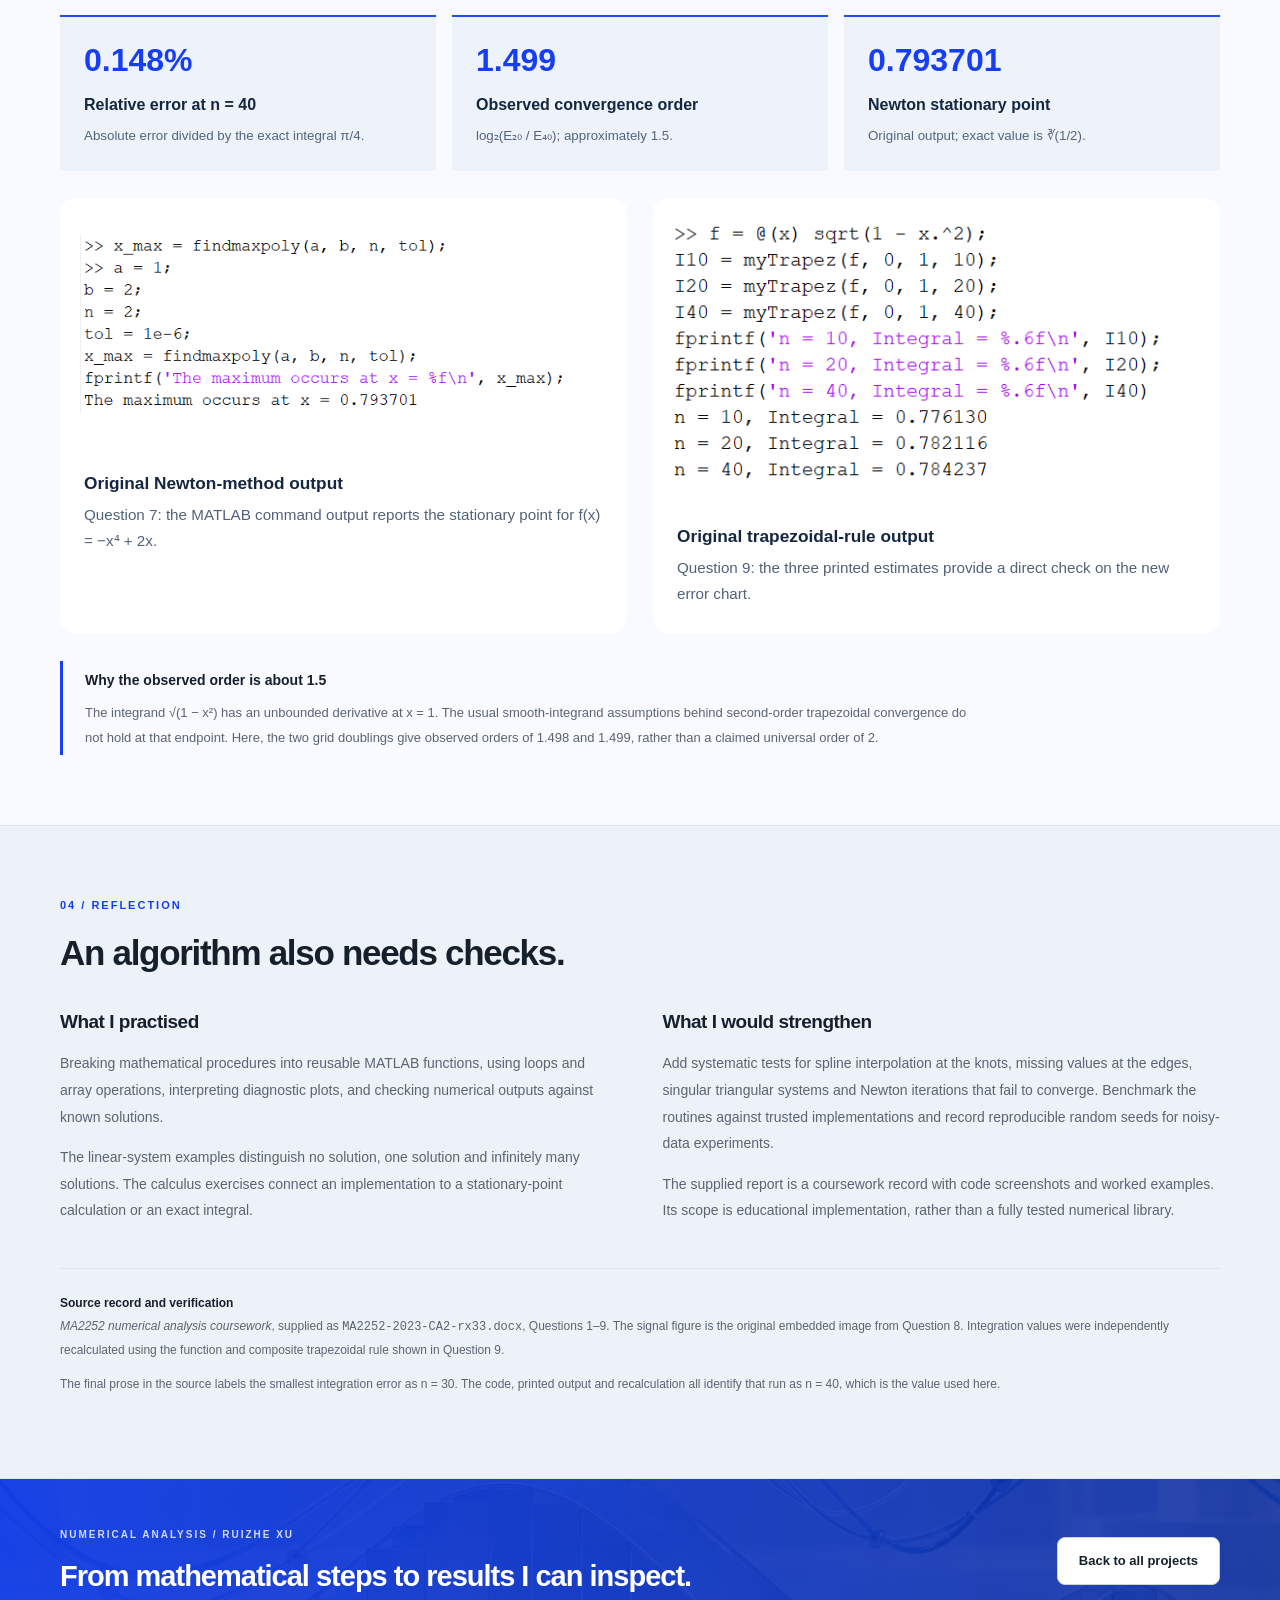
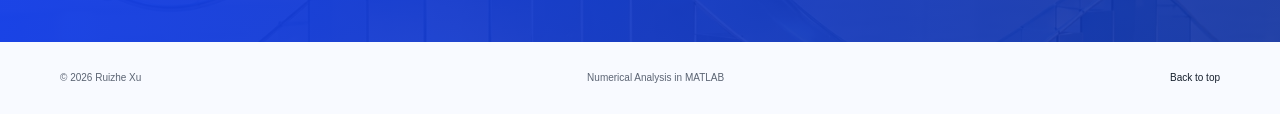
<file: numerical-analysis.html>
<!doctype html>
<html lang="en">
<head>
  <meta charset="utf-8"><meta name="viewport" content="width=device-width, initial-scale=1"><meta name="theme-color" content="#153ef5">
  <title>Numerical Analysis in MATLAB | Ruizhe Xu</title>
  <meta name="description" content="MATLAB coursework exploring linear systems, interpolation, regression, Newton iteration, signal smoothing, numerical differentiation and quadrature.">
  <meta property="og:title" content="Numerical Analysis in MATLAB | Ruizhe Xu"><meta property="og:description" content="From implementing numerical methods to checking their behaviour against examples and known results."><meta property="og:type" content="article"><meta property="og:url" content="https://rx422040.github.io/numerical-analysis.html">
  <link rel="canonical" href="https://rx422040.github.io/numerical-analysis.html"><link rel="stylesheet" href="styles.css"><link rel="stylesheet" href="vision-ii.css"><link rel="stylesheet" href="research-projects.css"><link rel="stylesheet" href="numerical-analysis.css">
<link rel="stylesheet" href="visual-refresh.css">
<link rel="stylesheet" href="project-evidence.css?v=20261007">
<link rel="stylesheet" href="project-media.css">
<link rel="stylesheet" href="project-films.css">
</head>
<body class="case-page numerical-page visual-case topic-numerical">
<a class="skip" href="#main">Skip to content</a>
<header class="site-header"><nav class="nav wrap" aria-label="Main navigation"><a class="brand" href="index.html" aria-label="Ruizhe Xu home"><span class="monogram">rx<span>.</span></span><span>RUIZHE XU</span></a><div class="nav-links"><a href="index.html#work">All projects</a><a href="#workflow">Methods</a><a href="#results">Results</a></div></nav></header>
<main id="main">
  <div class="case-stage"><section class="case-hero wrap" id="top">
    <a class="breadcrumb" href="index.html#work">Selected work / Numerical analysis</a>
    <div class="case-hero-grid"><div>
      <p class="eyebrow">MATLAB · MA2252 · COURSEWORK</p>
      <h1>Numerical<br><span>analysis.</span></h1>
      <p class="case-lead">Turning mathematical methods into working code.</p>
      <p class="case-intro">I developed MATLAB routines across nine coursework exercises, from solving linear systems to smoothing noisy signals and approximating integrals. The project connects algorithm implementation with numerical examples, visual inspection and error checks.</p>
      <div class="hero-actions"><a class="button primary" href="#workflow">Explore the methods</a><a class="button secondary" href="#results">See the error study</a><a class="button secondary" href="#project-film">Watch the short film</a></div>
    </div><aside class="study-brief" aria-label="Project scope">
      <span class="column-label">FROM THEORY TO COMPUTATION</span><div class="brief-number">9<span>numerical analysis exercises</span></div>
      <div class="brief-grid"><div><strong>MATLAB</strong><span>implementation language</span></div><div><strong>10–40</strong><span>integration subintervals</span></div></div>
      <p>Linear systems · Approximation · Calculus<br>Implemented routines, worked examples and a comparison with an exact integral.</p><div class="tags"><span>Numerical methods</span><span>Error analysis</span></div>
    </aside></div>
  <figure class="case-cover"><img src="visual-numerical.webp" width="1536" height="1024" decoding="async" alt="Glass quadrature slices and smooth blue curves in a conceptual mathematical landscape."><figcaption><strong>A continuous idea. A discrete calculation.</strong><span>Concept illustration · Numerical methods · AI-generated</span></figcaption></figure></section></div>
  <nav class="case-nav" aria-label="Case study sections"><div class="wrap"><a href="#project-film">Short film</a><a href="#visual-results">Results gallery</a><a href="#workflow">Methods</a><a href="#smoothing">Smoothing & derivatives</a><a href="#results">Integration results</a><a href="#reflection">Reflection & sources</a></div></nav>
<!-- PROJECT FILM START -->
<section id="project-film" class="film-section wrap case-project-film" aria-labelledby="project-film-title"><div class="film-heading"><div><p class="eyebrow">NUMERICAL ANALYSIS / THE PROJECT FILM</p><h2 id="project-film-title">The project, in 109 seconds.</h2></div><p>Original MATLAB outputs, smoothing and a measured convergence check.</p></div><figure class="film-player"><video controls playsinline preload="metadata" poster="numerical-poster-v2.jpg" aria-label="Numerical analysis project film with English narration and subtitles" width="1280" height="720"><source src="numerical-film-v2.mp4" type="video/mp4"><track src="numerical-en-v2.vtt" kind="captions" srclang="en" label="English">Your browser does not support embedded video. <a href="numerical-film-v2.mp4">Download the film</a>.</video><figcaption><span>01:49 · English narration · Subtitles included</span><span class="film-links"><a href="numerical-film-v2.mp4" download>Download video</a><a href="numerical-transcript-v2.txt">Read transcript</a></span></figcaption></figure><p class="film-note">Original coursework figures and output, with quadrature error recalculated from the stated function. The observed order is specific to this example. Motion graphics and synthetic English narration.</p></section>
<!-- PROJECT FILM END -->
  <section id="workflow" class="case-section wrap">
    <div class="case-section-head"><p class="eyebrow">01 / IMPLEMENTATION</p><h2>A toolkit of numerical methods.</h2><p>The exercises cover several ways to translate a mathematical problem into a computation. Small examples make the steps and their outputs inspectable.</p></div>
    <ol class="workflow-grid">
      <li><span class="step-number">01</span><h3>Linear systems</h3><p>Compare the ranks of A and [A | b] to classify solution sets. Implement forward and backward substitution, then combine the routines to solve a system from supplied triangular factors.</p></li>
      <li><span class="step-number">02</span><h3>Regression</h3><p>Fit a rational response curve by applying a reciprocal transformation and linear regression. Transform the fitted coefficients back and plot the curve against synthetic data.</p></li>
      <li><span class="step-number">03</span><h3>Interpolation</h3><p>Implement linear filling of interior missing values using neighbouring observations. Explore cubic-spline construction through a system for the nodal second derivatives.</p></li>
      <li><span class="step-number">04</span><h3>Newton iteration</h3><p>Apply Newton’s method to the derivative of a polynomial to find a stationary point. Use the change between successive iterates as the stopping criterion.</p></li>
      <li><span class="step-number">05</span><h3>Smoothing & differentiation</h3><p>Apply a moving average to a noisy sine signal, then use central differences in the interior and one-sided differences at the endpoints to estimate its derivative.</p></li>
      <li><span class="step-number">06</span><h3>Numerical integration</h3><p>Implement the composite trapezoidal rule. Refine the partition from 10 to 20 to 40 subintervals and compare the result with the known value π/4.</p></li>
    </ol>
    <aside class="finding"><strong>A worked optimisation example</strong><p>For f(x) = −x⁴ + 2x, the reported iteration gives x ≈ 0.793701. This agrees with the stationary point x = ∛(1/2); the second derivative is negative there.</p></aside>
  </section>
  <section id="smoothing" class="case-tint"><div class="case-section wrap">
    <div class="case-section-head"><p class="eyebrow">02 / SIGNALS & NUMERICAL DERIVATIVES</p><h2>Smooth the signal. Inspect the derivative.</h2><p>The experiment uses 1,000 samples of sin(x) with additive Gaussian noise of scale 0.1 over [0, 2π]. Four window half-widths—k = 1, 5, 10 and 20—show how averaging changes both the signal and the derivative estimate.</p></div>
    <figure class="research-figure smoothing-figure"><div class="smoothing-chart"><img src="numerical-smoothing-original.png" width="2556" height="1526" loading="lazy" alt="Original MATLAB figure: noisy sine data and moving-average curves above; finite-difference derivative estimates for k equal to 1, 5, 10 and 20 below, with cosine as the reference."></div><figcaption><strong>Original coursework output · Question 8</strong>The upper plot compares the noisy signal with its smoothed versions. The lower plot compares their numerical derivatives with cos(x). Larger averaging windows reduce the visible fluctuations in this example.</figcaption></figure>
    <div class="prose-grid figure-explanation"><div><h3>Read k as a half-width</h3><p>An interior moving average uses 2k + 1 samples: 3, 11, 21 or 41 for the settings shown. The window is shortened near the ends of the signal.</p></div><div><h3>Check more than smoothness</h3><p>The smallest window leaves large fluctuations in the derivative. A smoother curve is useful, but it still needs checking against the known derivative, particularly at the boundaries. The figure provides a qualitative comparison rather than a reported derivative-error score.</p></div></div>
  </div></section>
  <section id="results" class="case-section wrap">
    <div class="case-section-head"><p class="eyebrow">03 / QUADRATURE & ERROR</p><h2>Refine the grid. Measure the difference.</h2><p>Integrating the quarter-circle function gives a simple reference value for checking the implementation. All three approximations below reproduce the command-window results in the coursework.</p></div>
    <div class="math-block">I = ∫<sub>0</sub><sup>1</sup> √(1 − x²) dx = π/4 ≈ 0.785398<small>For n equally spaced subintervals, h = 1/n and T<sub>n</sub> = h [f(0)/2 + Σ<sub>j=1</sub><sup>n−1</sup> f(jh) + f(1)/2]. Absolute error = |π/4 − T<sub>n</sub>|.</small></div>
    <div class="research-table-wrap" tabindex="0" role="region" aria-label="Trapezoidal integration results"><table class="research-table"><caption>Question 9 output, with absolute errors recomputed from the displayed function and partition sizes. Values rounded to six decimal places.</caption><thead><tr><th scope="col">Subintervals n</th><th scope="col">Approximation T<sub>n</sub></th><th scope="col">Absolute error</th></tr></thead><tbody><tr><th scope="row">10</th><td>0.776130</td><td>0.009269</td></tr><tr><th scope="row">20</th><td>0.782116</td><td>0.003282</td></tr><tr><th scope="row">40</th><td>0.784237</td><td>0.001161</td></tr></tbody></table></div>
    <div class="research-metrics"><article><strong>0.784237</strong><span>Approximation with 40 subintervals</span><small>Exact value: π/4 ≈ 0.785398</small></article><article><strong>87.5%</strong><span>Reduction in absolute error</span><small>From n = 10 to n = 40; recomputed</small></article><article><strong>≈ 2.83×</strong><span>Smaller error on each refinement</span><small>Observed for these two grid doublings</small></article></div>
    <aside class="finding"><strong>A numerical trend, with a defined reference</strong><p>The approximations approach π/4 from below as the partition is refined. These three runs demonstrate decreasing error for this function; they are not a general accuracy guarantee for every integrand.</p></aside>
  </section>
<section id="visual-results" class="case-section wrap evidence-section"><div class="case-section-head"><p class="eyebrow">RESULTS GALLERY / COMPUTATION & VERIFICATION</p><h2>Code output meets an independent error check.</h2><p>Original MATLAB outputs alongside an error plot recalculated from the stated problem.</p></div><figure class="evidence-figure feature-figure"><a href="numerical-quadrature-error.png" target="_blank" rel="noopener" aria-label="View full-size: Three grids, one exact reference"><img src="numerical-quadrature-error.png" width="1694" height="920" loading="lazy" decoding="async" alt="Absolute trapezoidal integration error at 10, 20 and 40 subintervals."></a><figcaption><strong>Three grids, one exact reference</strong><span>New chart calculated from the original function and grid sizes. Values match the supplied MATLAB output to six decimal places.</span></figcaption></figure><div class="evidence-metrics"><article><strong>0.148%</strong><span>Relative error at n = 40</span><small>Absolute error divided by the exact integral π/4.</small></article><article><strong>1.499</strong><span>Observed convergence order</span><small>log₂(E₂₀ / E₄₀); approximately 1.5.</small></article><article><strong>0.793701</strong><span>Newton stationary point</span><small>Original output; exact value is ∛(1/2).</small></article></div><div class="evidence-grid"><figure class="evidence-figure command-output"><a href="numerical-newton-output.png" target="_blank" rel="noopener" aria-label="View full-size: Original Newton-method output"><img src="numerical-newton-output.png" width="644" height="218" loading="lazy" decoding="async" alt="Original MATLAB output showing the maximum at x = 0.793701."></a><figcaption><strong>Original Newton-method output</strong><span>Question 7: the MATLAB command output reports the stationary point for f(x) = −x⁴ + 2x.</span></figcaption></figure><figure class="evidence-figure command-output"><a href="numerical-integration-output.png" target="_blank" rel="noopener" aria-label="View full-size: Original trapezoidal-rule output"><img src="numerical-integration-output.png" width="544" height="271" loading="lazy" decoding="async" alt="Original MATLAB outputs 0.776130, 0.782116 and 0.784237 for n 10, 20 and 40."></a><figcaption><strong>Original trapezoidal-rule output</strong><span>Question 9: the three printed estimates provide a direct check on the new error chart.</span></figcaption></figure></div><aside class="finding"><strong>Why the observed order is about 1.5</strong><p>The integrand √(1 − x²) has an unbounded derivative at x = 1. The usual smooth-integrand assumptions behind second-order trapezoidal convergence do not hold at that endpoint. Here, the two grid doublings give observed orders of 1.498 and 1.499, rather than a claimed universal order of 2.</p></aside></section>
  <section id="reflection" class="case-tint"><div class="case-section wrap">
    <div class="case-section-head"><p class="eyebrow">04 / REFLECTION</p><h2>An algorithm also needs checks.</h2></div>
    <div class="prose-grid"><div><h3>What I practised</h3><p>Breaking mathematical procedures into reusable MATLAB functions, using loops and array operations, interpreting diagnostic plots, and checking numerical outputs against known solutions.</p><p>The linear-system examples distinguish no solution, one solution and infinitely many solutions. The calculus exercises connect an implementation to a stationary-point calculation or an exact integral.</p></div><div><h3>What I would strengthen</h3><p>Add systematic tests for spline interpolation at the knots, missing values at the edges, singular triangular systems and Newton iterations that fail to converge. Benchmark the routines against trusted implementations and record reproducible random seeds for noisy-data experiments.</p><p>The supplied report is a coursework record with code screenshots and worked examples. Its scope is educational implementation, rather than a fully tested numerical library.</p></div></div>
    <div class="research-source"><strong>Source record and verification</strong><p><cite>MA2252 numerical analysis coursework</cite>, supplied as <code>MA2252-2023-CA2-rx33.docx</code>, Questions 1–9. The signal figure is the original embedded image from Question 8. Integration values were independently recalculated using the function and composite trapezoidal rule shown in Question 9.</p><p>The final prose in the source labels the smallest integration error as n = 30. The code, printed output and recalculation all identify that run as n = 40, which is the value used here.</p></div>
  </div></section>
  <section class="case-close"><div class="wrap"><div><p class="eyebrow">NUMERICAL ANALYSIS / RUIZHE XU</p><h2>From mathematical steps to results I can inspect.</h2></div><a class="button secondary" href="index.html#work">Back to all projects</a></div></section>
</main><footer class="wrap footer"><span>© 2026 Ruizhe Xu</span><span>Numerical Analysis in MATLAB</span><a href="#top">Back to top</a></footer>
</body></html>
</file>
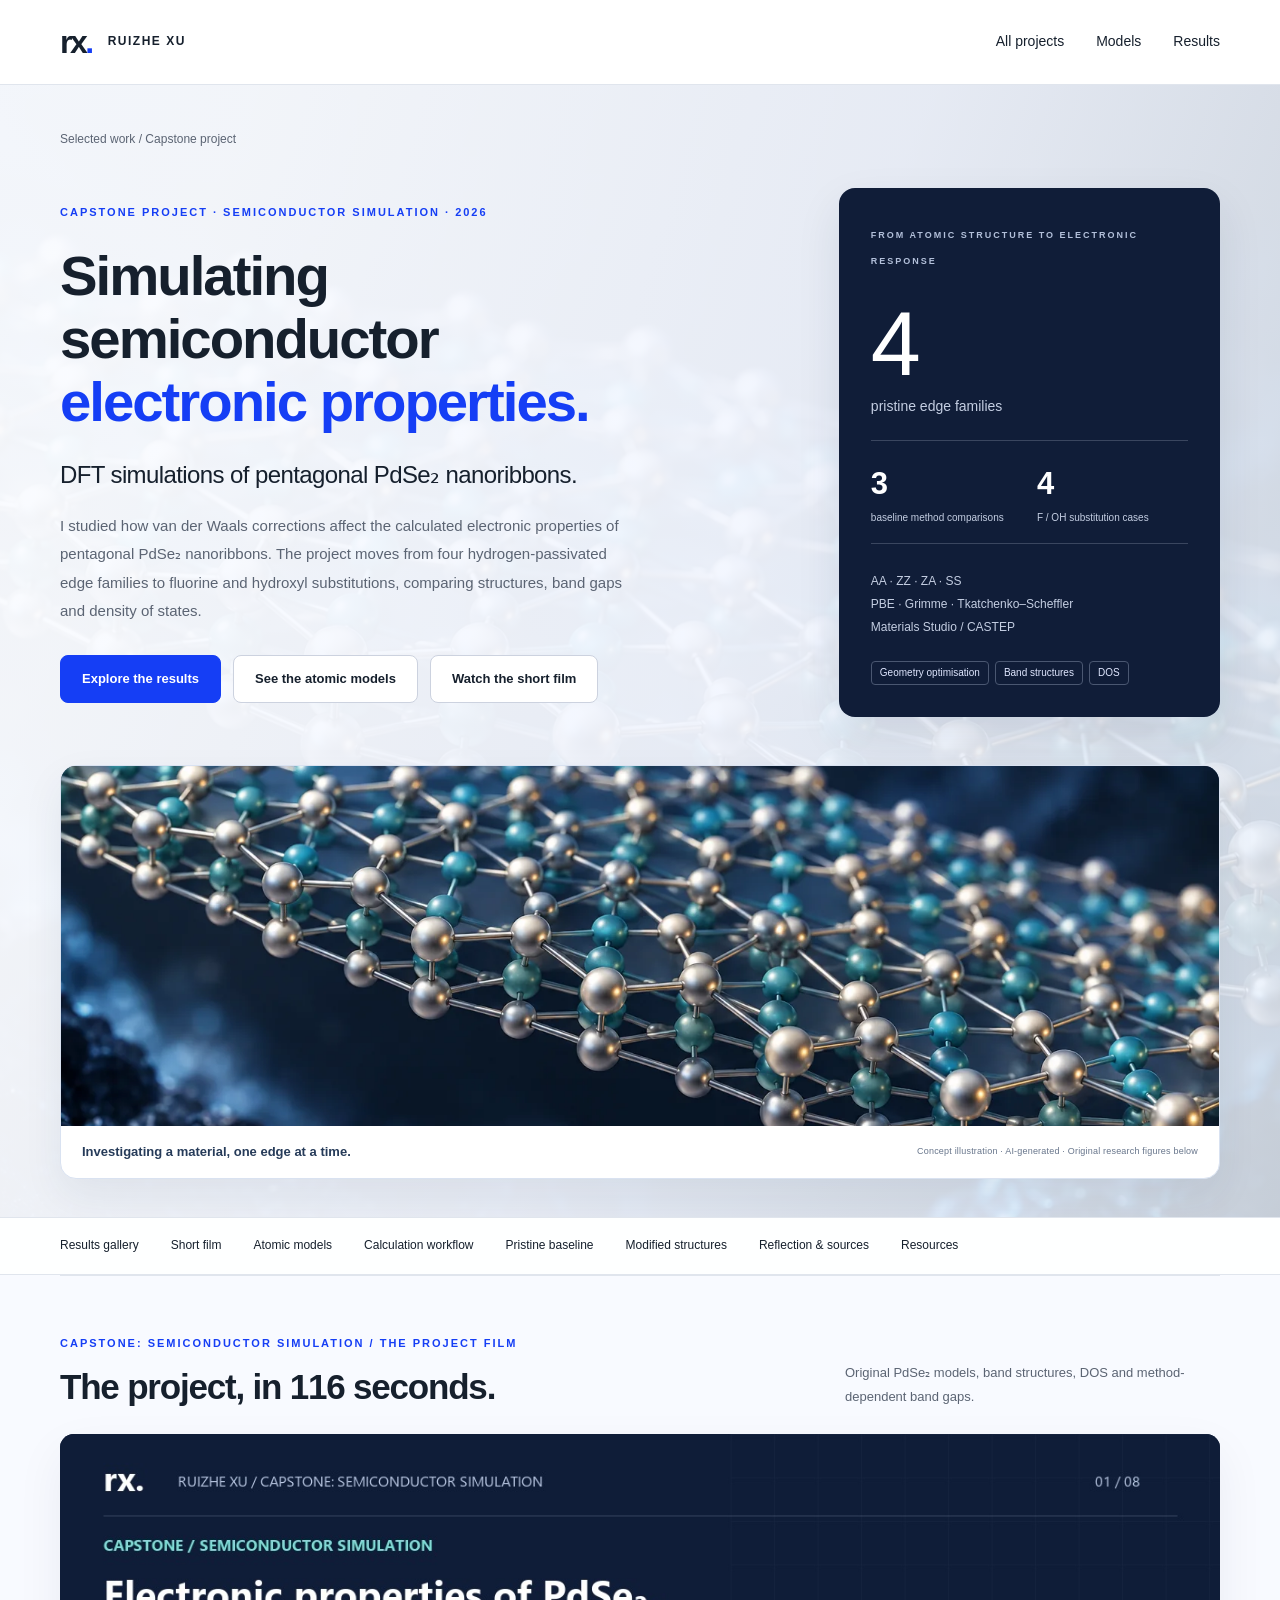
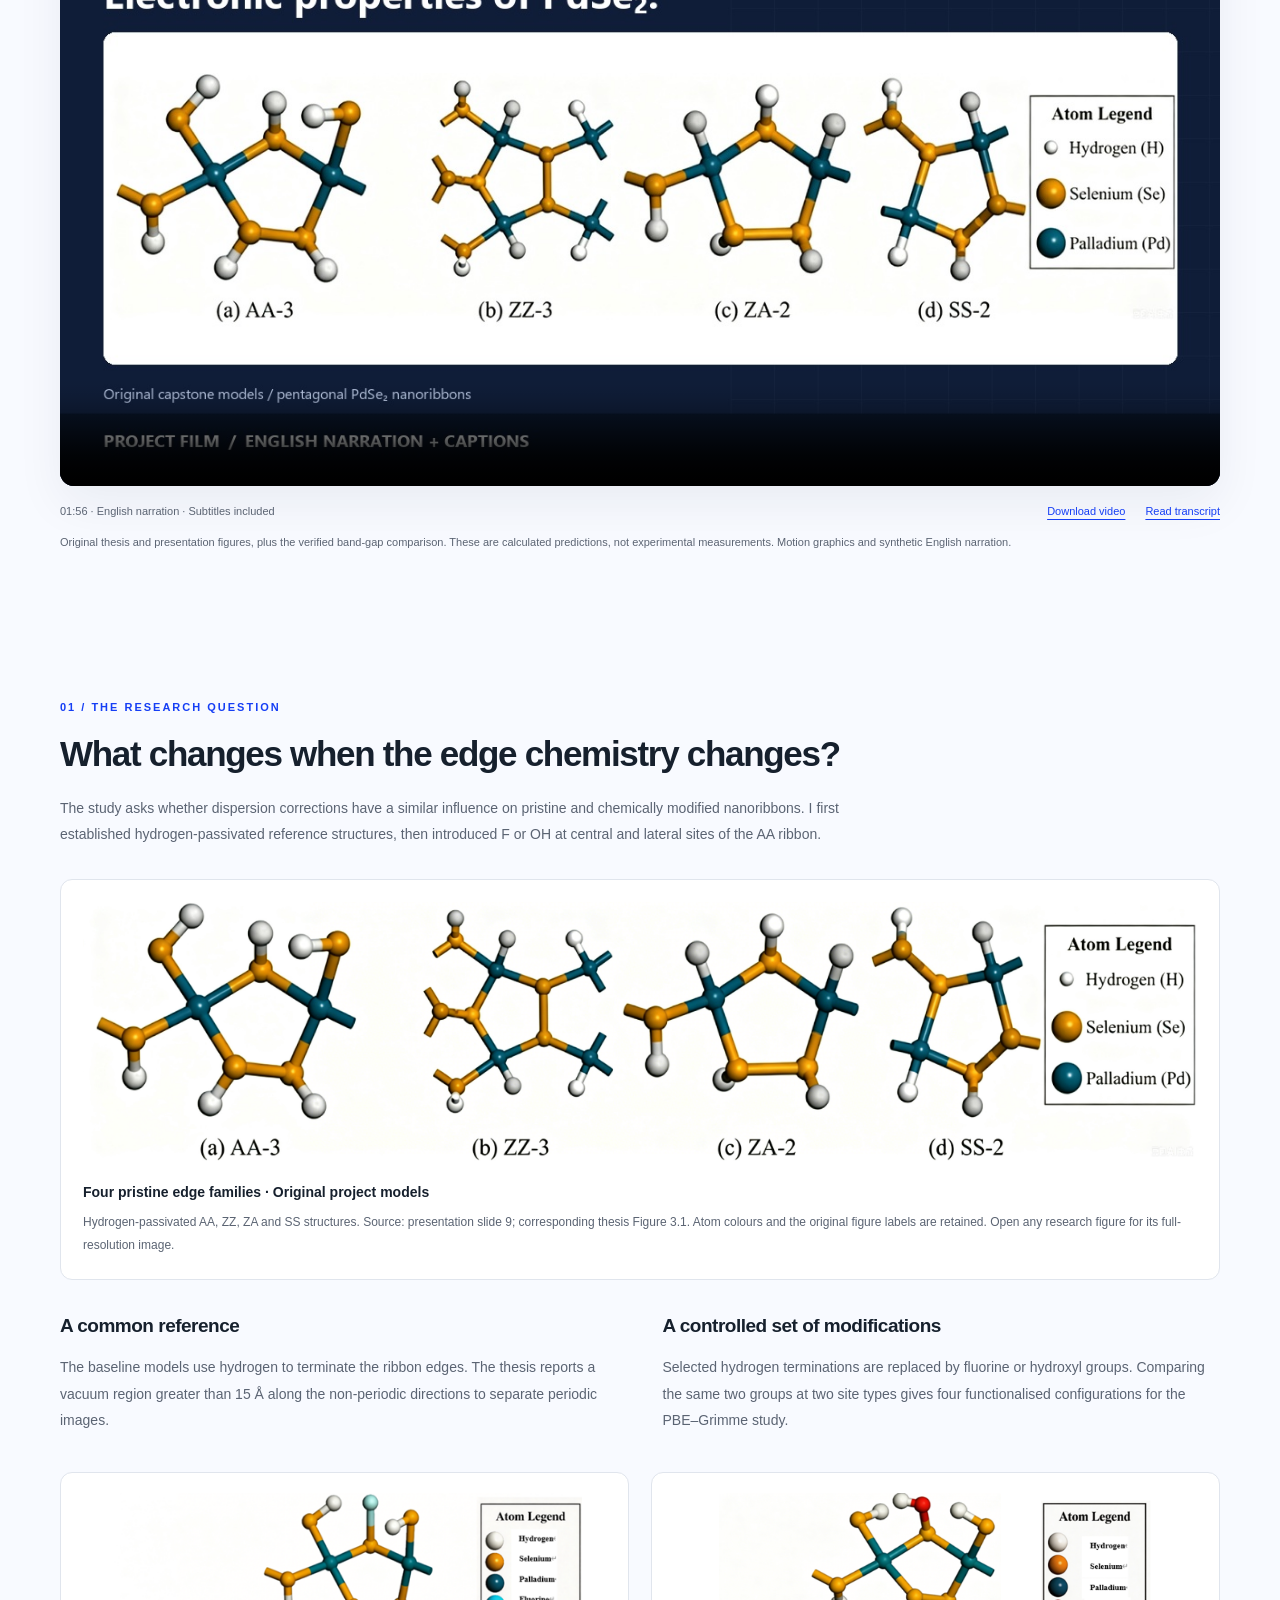
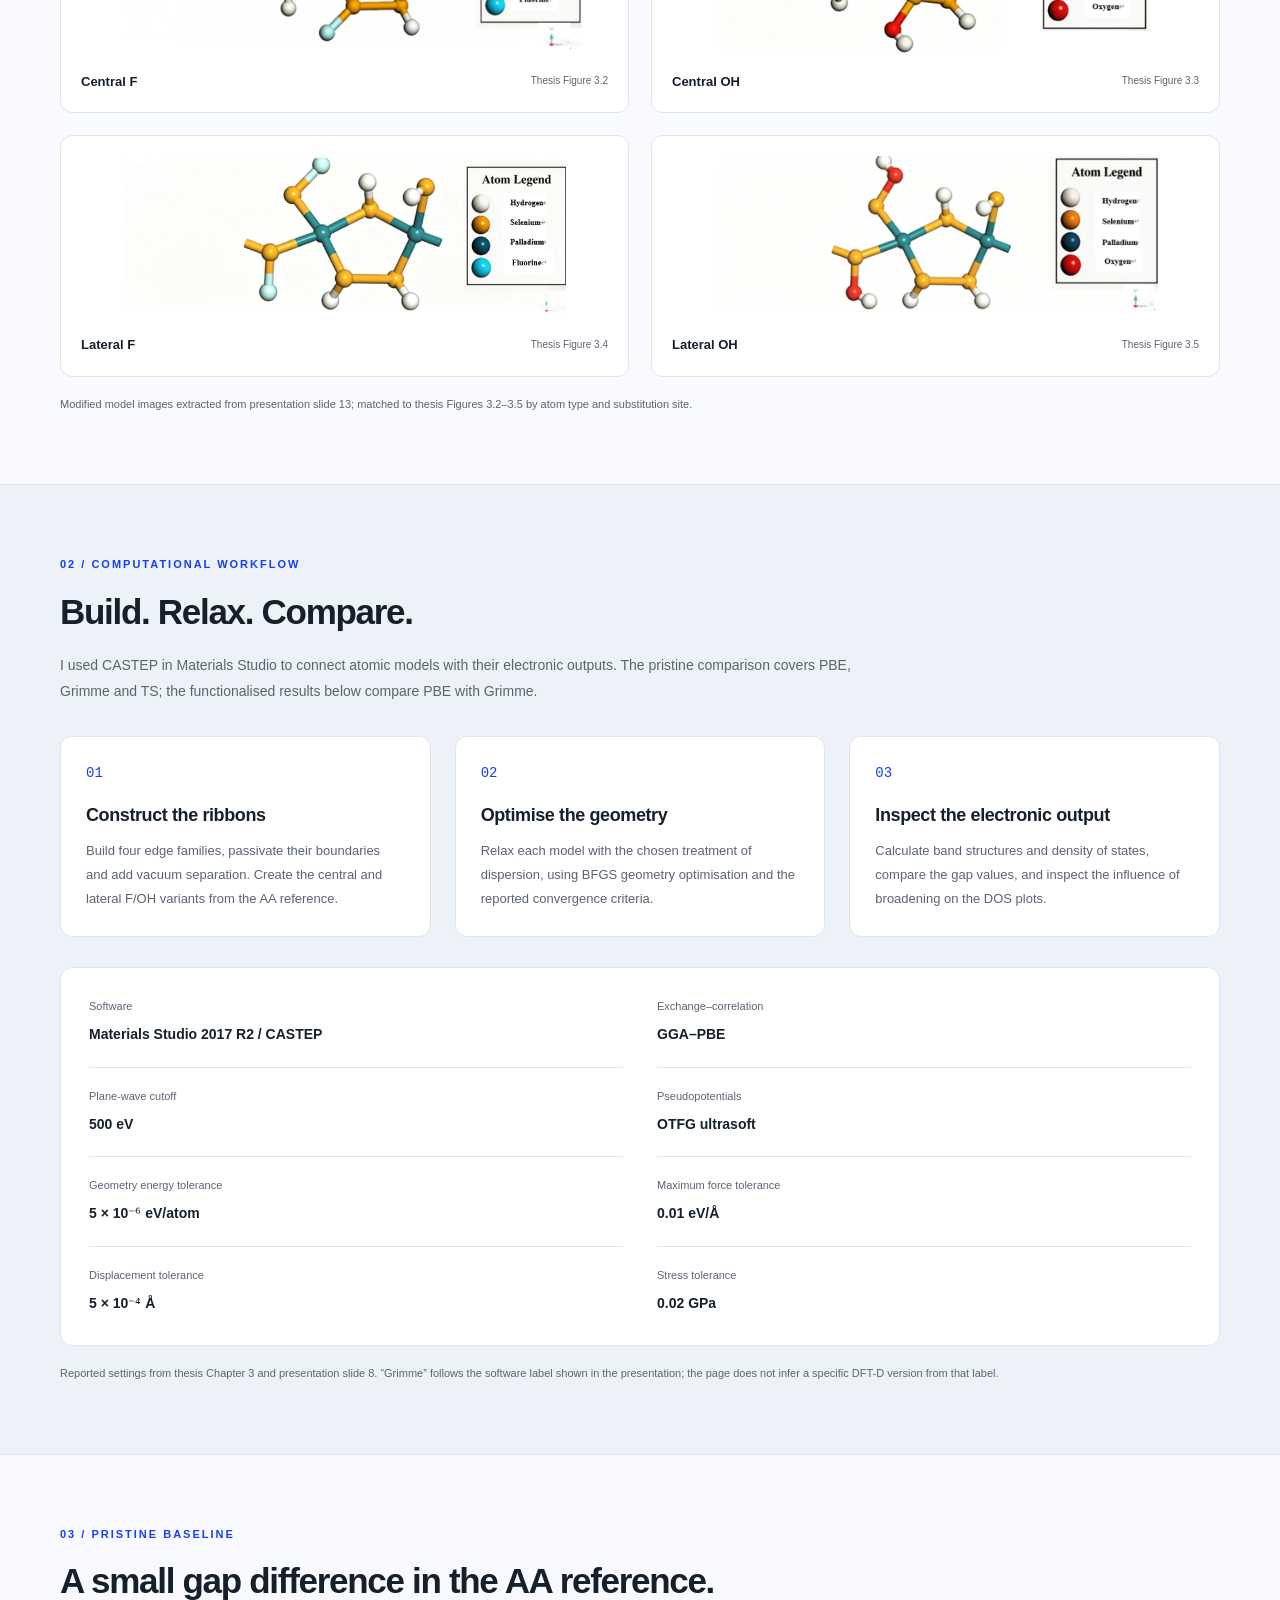
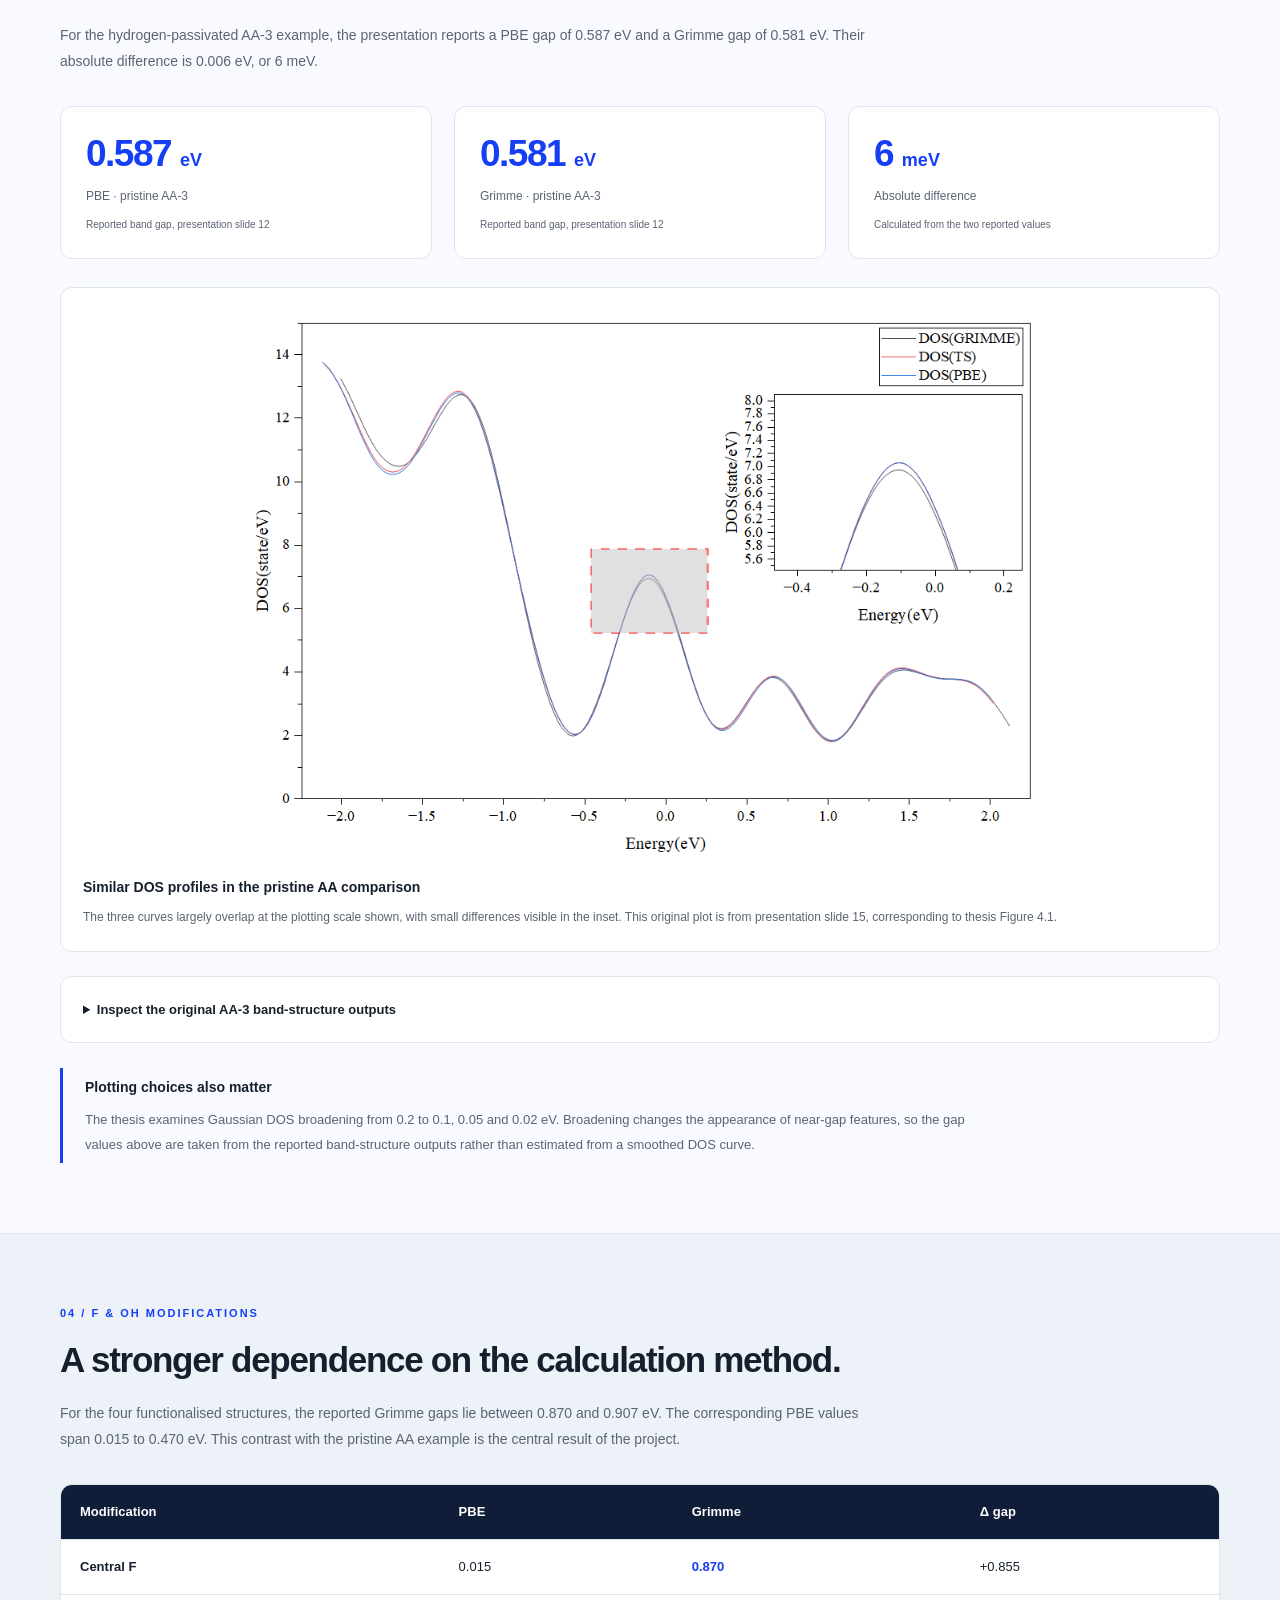
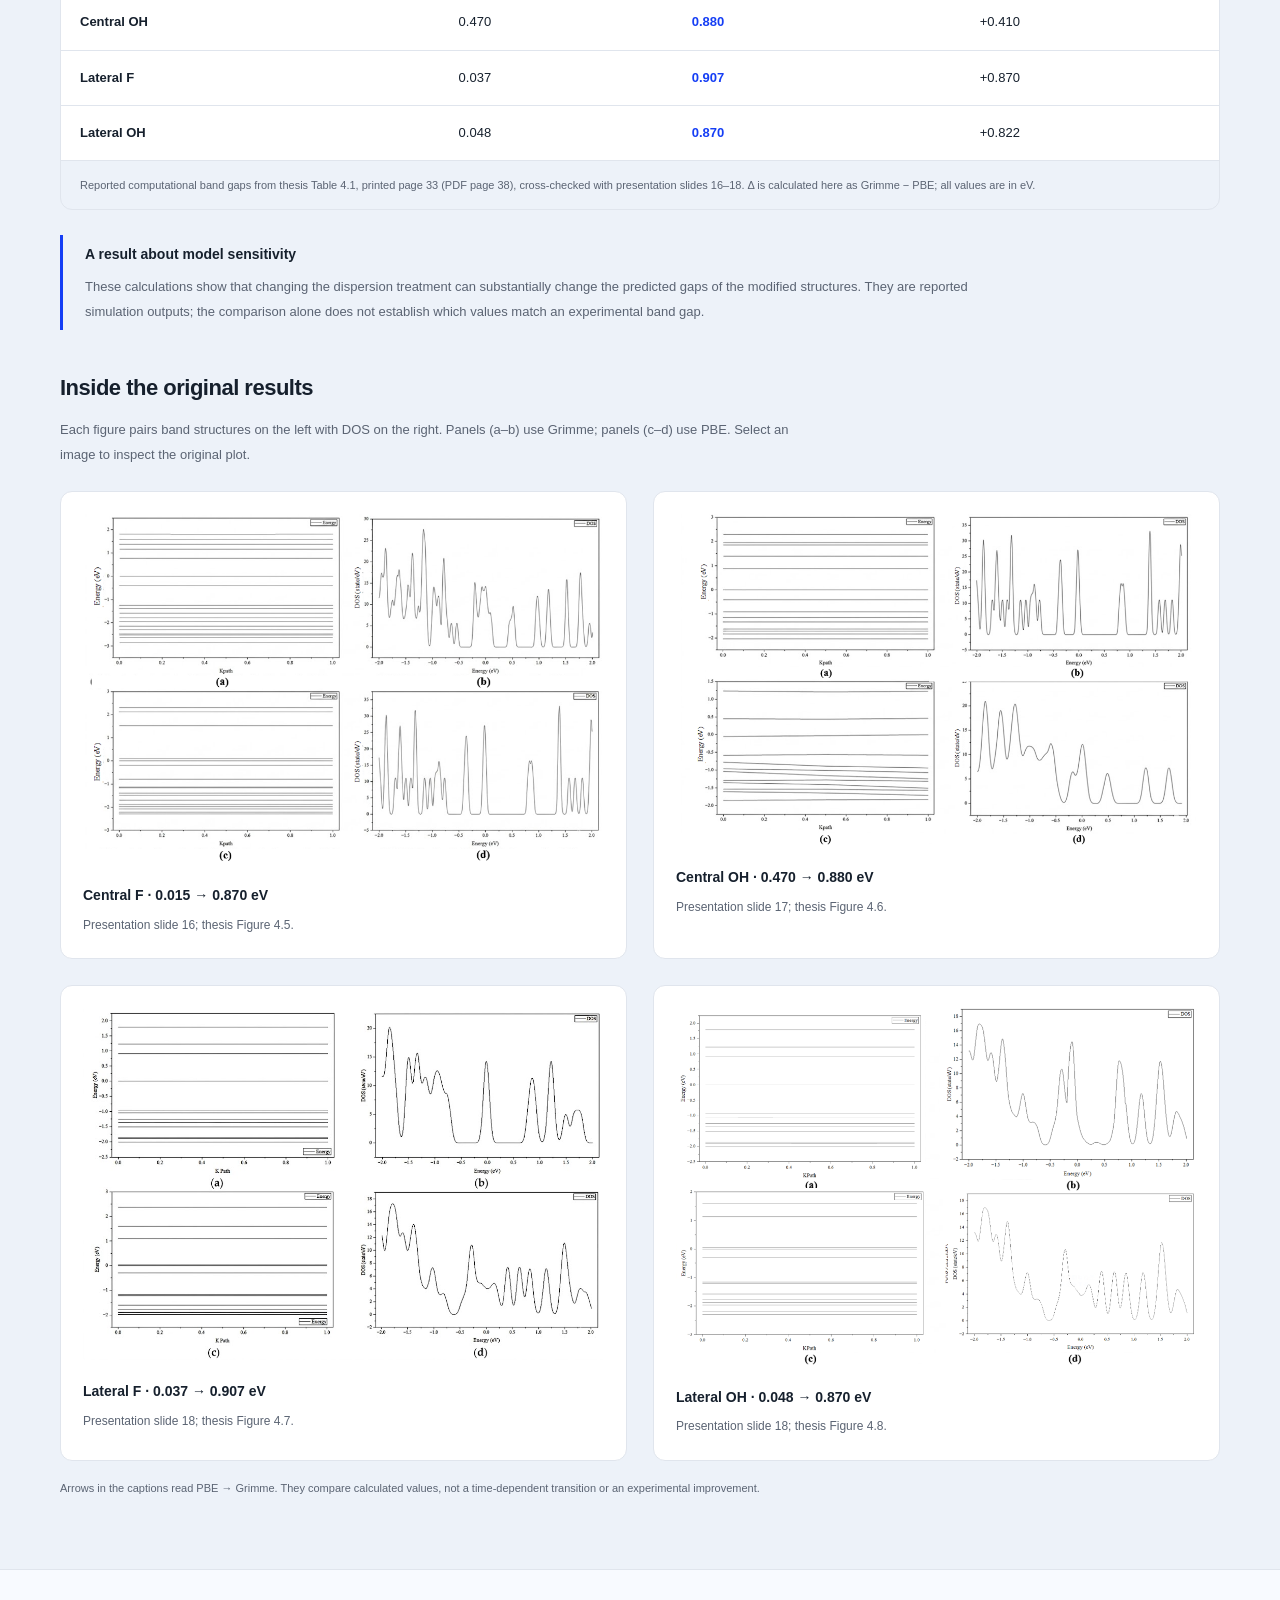
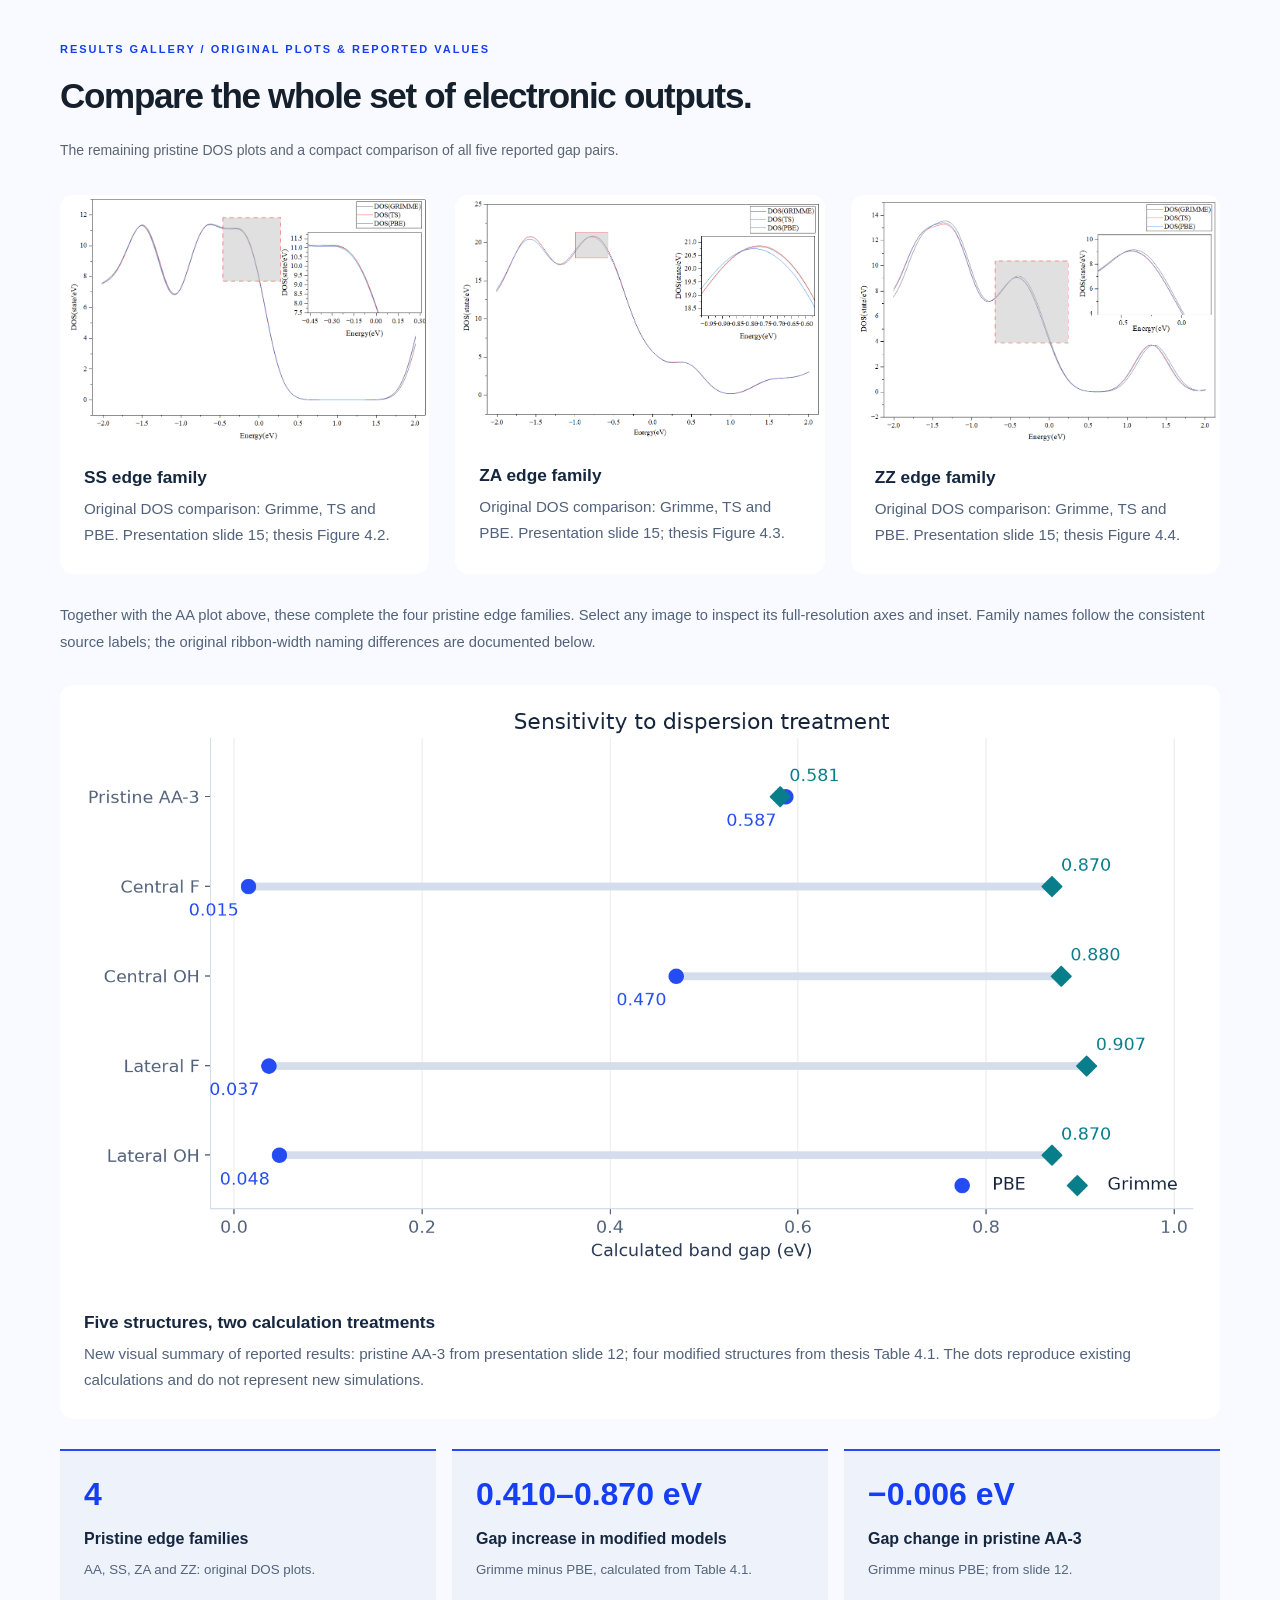
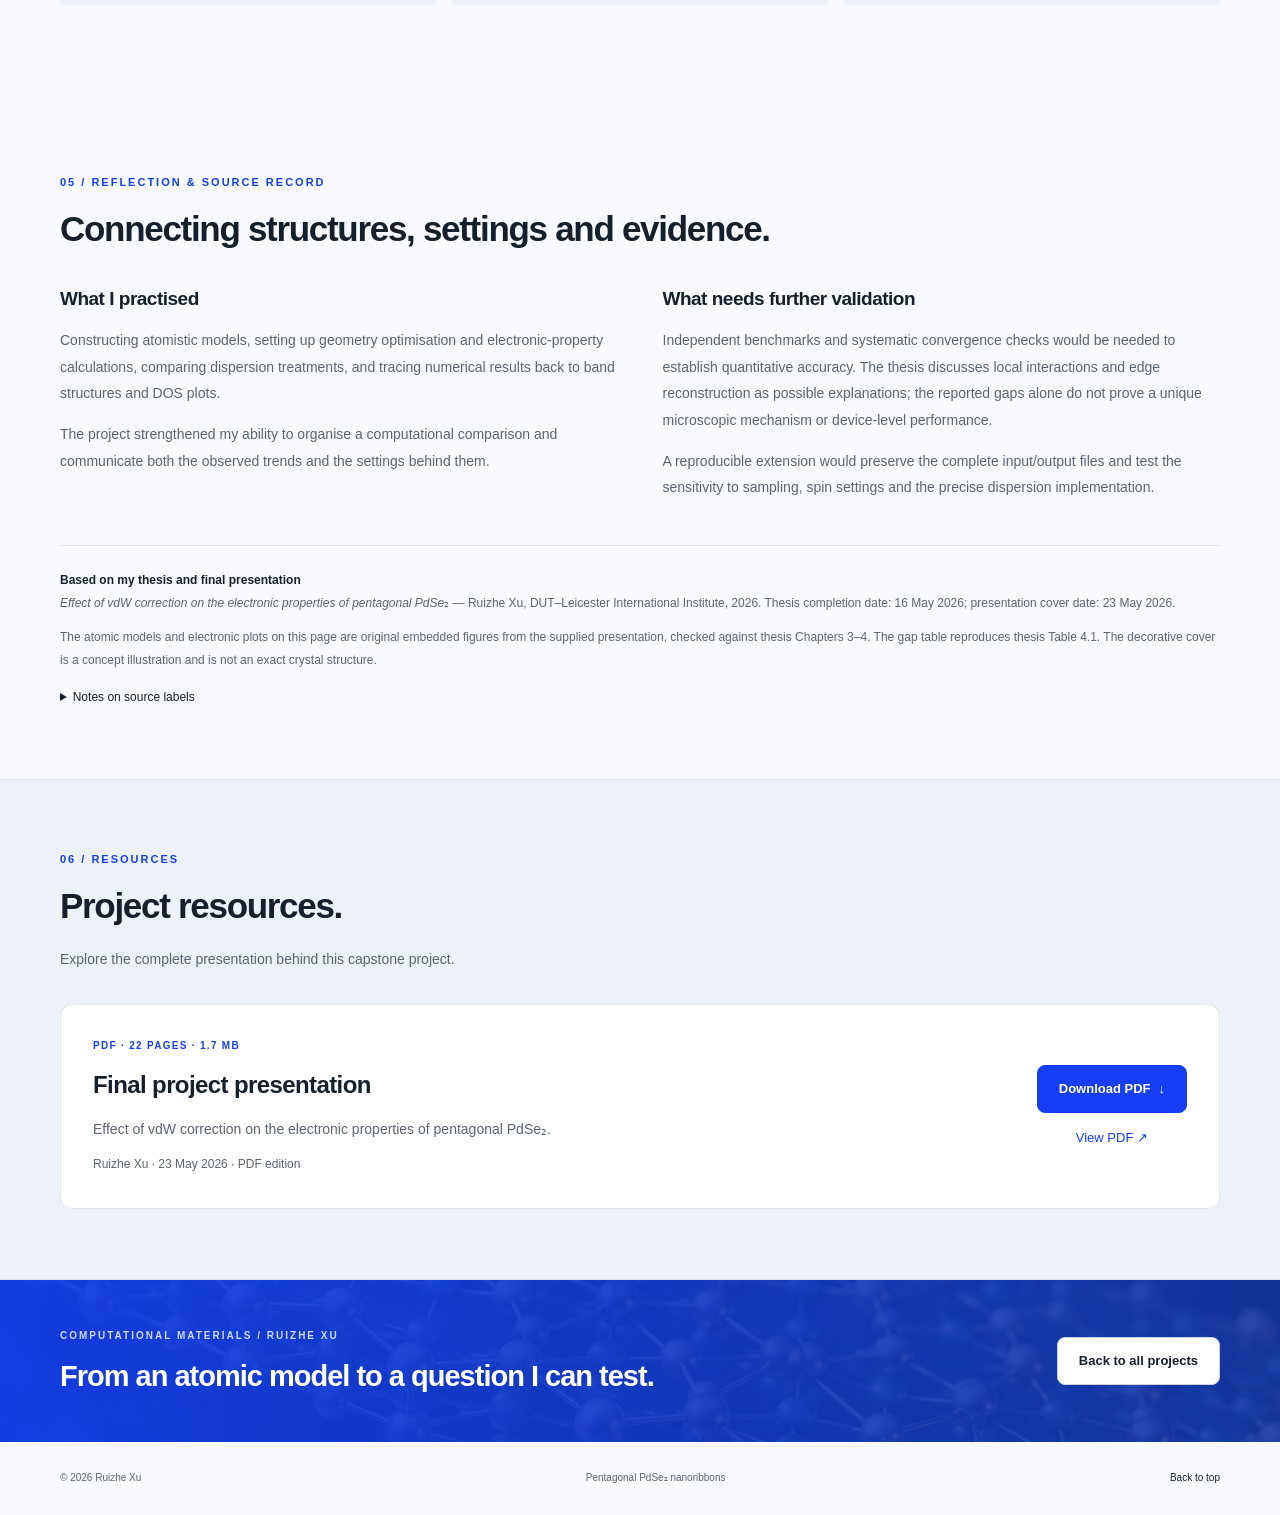
<file: pdse2.html>
<!doctype html>
<html lang="en">
<head>
  <meta charset="utf-8"><meta name="viewport" content="width=device-width, initial-scale=1"><meta name="theme-color" content="#153ef5">
  <title>Capstone: Simulating Semiconductor Electronic Properties | Ruizhe Xu</title>
  <meta name="description" content="Ruizhe Xu’s DFT capstone: pristine and F/OH-modified pentagonal PdSe₂ nanoribbons, PBE, Grimme and TS comparisons, with original structures, band plots and thesis results.">
  <meta property="og:title" content="Capstone: Simulating Semiconductor Electronic Properties | Ruizhe Xu"><meta property="og:description" content="DFT simulations of pentagonal PdSe₂ nanoribbons: band structures, band gaps, density of states and dispersion corrections."><meta property="og:type" content="article"><meta property="og:url" content="https://rx422040.github.io/pdse2.html"><meta property="og:image" content="https://rx422040.github.io/visual-materials.webp">
  <link rel="canonical" href="https://rx422040.github.io/pdse2.html"><link rel="stylesheet" href="styles.css"><link rel="stylesheet" href="vision-ii.css"><link rel="stylesheet" href="research-projects.css"><link rel="stylesheet" href="visual-refresh.css"><link rel="stylesheet" href="pdse2.css">
<link rel="stylesheet" href="project-media.css">
<link rel="stylesheet" href="project-films.css">
<link rel="stylesheet" href="project-evidence.css?v=20261007">
</head>
<body class="case-page visual-case topic-materials pdse2-page">
<a class="skip" href="#main">Skip to content</a>
<header class="site-header"><nav class="nav wrap" aria-label="Main navigation"><a class="brand" href="index.html" aria-label="Ruizhe Xu home"><span class="monogram">rx<span>.</span></span><span>RUIZHE XU</span></a><div class="nav-links"><a href="index.html#work">All projects</a><a href="#models">Models</a><a href="#results">Results</a></div></nav></header>
<main id="main">
  <div class="case-stage"><section class="case-hero wrap" id="top">
    <a class="breadcrumb" href="index.html#work">Selected work / Capstone project</a>
    <div class="case-hero-grid"><div>
      <p class="eyebrow">CAPSTONE PROJECT · SEMICONDUCTOR SIMULATION · 2026</p>
      <h1>Simulating<br>semiconductor<br><span>electronic properties.</span></h1>
      <p class="case-lead">DFT simulations of pentagonal PdSe₂ nanoribbons.</p>
      <p class="case-intro">I studied how van der Waals corrections affect the calculated electronic properties of pentagonal PdSe₂ nanoribbons. The project moves from four hydrogen-passivated edge families to fluorine and hydroxyl substitutions, comparing structures, band gaps and density of states.</p>
      <div class="hero-actions"><a class="button primary" href="#results">Explore the results</a><a class="button secondary" href="#models">See the atomic models</a><a class="button secondary" href="#project-film">Watch the short film</a></div>
    </div><aside class="study-brief" aria-label="Project scope">
      <span class="column-label">FROM ATOMIC STRUCTURE TO ELECTRONIC RESPONSE</span><div class="brief-number">4<span>pristine edge families</span></div>
      <div class="brief-grid"><div><strong>3</strong><span>baseline method comparisons</span></div><div><strong>4</strong><span>F / OH substitution cases</span></div></div>
      <p>AA · ZZ · ZA · SS<br>PBE · Grimme · Tkatchenko–Scheffler<br>Materials Studio / CASTEP</p><div class="tags"><span>Geometry optimisation</span><span>Band structures</span><span>DOS</span></div>
    </aside></div>
    <figure class="case-cover"><img src="visual-materials.webp" width="1536" height="1024" decoding="async" alt="Conceptual layered atomic lattice, distinct from the actual PdSe₂ models shown below."><figcaption><strong>Investigating a material, one edge at a time.</strong><span>Concept illustration · AI-generated · Original research figures below</span></figcaption></figure>
  </section></div>
  <nav class="case-nav" aria-label="Case study sections"><div class="wrap"><a href="#visual-results">Results gallery</a><a href="#project-film">Short film</a><a href="#models">Atomic models</a><a href="#workflow">Calculation workflow</a><a href="#baseline">Pristine baseline</a><a href="#results">Modified structures</a><a href="#reflection">Reflection & sources</a><a href="#resources">Resources</a></div></nav>
<!-- PROJECT FILM START -->
<section id="project-film" class="film-section wrap case-project-film" aria-labelledby="project-film-title"><div class="film-heading"><div><p class="eyebrow">CAPSTONE: SEMICONDUCTOR SIMULATION / THE PROJECT FILM</p><h2 id="project-film-title">The project, in 116 seconds.</h2></div><p>Original PdSe₂ models, band structures, DOS and method-dependent band gaps.</p></div><figure class="film-player"><video controls playsinline preload="metadata" poster="pdse2-poster-v2.jpg" aria-label="Capstone: semiconductor simulation project film with English narration and subtitles" width="1280" height="720"><source src="pdse2-film-v2.mp4" type="video/mp4"><track src="pdse2-en-v2.vtt" kind="captions" srclang="en" label="English">Your browser does not support embedded video. <a href="pdse2-film-v2.mp4">Download the film</a>.</video><figcaption><span>01:56 · English narration · Subtitles included</span><span class="film-links"><a href="pdse2-film-v2.mp4" download>Download video</a><a href="pdse2-transcript-v2.txt">Read transcript</a></span></figcaption></figure><p class="film-note">Original thesis and presentation figures, plus the verified band-gap comparison. These are calculated predictions, not experimental measurements. Motion graphics and synthetic English narration.</p></section>
<!-- PROJECT FILM END -->

  <section id="models" class="case-section wrap">
    <div class="case-section-head"><p class="eyebrow">01 / THE RESEARCH QUESTION</p><h2>What changes when the edge chemistry changes?</h2><p>The study asks whether dispersion corrections have a similar influence on pristine and chemically modified nanoribbons. I first established hydrogen-passivated reference structures, then introduced F or OH at central and lateral sites of the AA ribbon.</p></div>
    <figure class="research-figure"><a href="pdse2-pristine-models.png" target="_blank" rel="noopener"><img src="pdse2-pristine-models.png" width="1385" height="323" loading="lazy" alt="Original atomic models for AA, ZZ, ZA and SS edge families, with hydrogen, selenium and palladium atom legend."></a><figcaption><strong>Four pristine edge families · Original project models</strong>Hydrogen-passivated AA, ZZ, ZA and SS structures. Source: presentation slide 9; corresponding thesis Figure 3.1. Atom colours and the original figure labels are retained. Open any research figure for its full-resolution image.</figcaption></figure>
    <div class="prose-grid pdse-spacing"><div><h3>A common reference</h3><p>The baseline models use hydrogen to terminate the ribbon edges. The thesis reports a vacuum region greater than 15 Å along the non-periodic directions to separate periodic images.</p></div><div><h3>A controlled set of modifications</h3><p>Selected hydrogen terminations are replaced by fluorine or hydroxyl groups. Comparing the same two groups at two site types gives four functionalised configurations for the PBE–Grimme study.</p></div></div>
    <div class="pdse-model-grid">
      <figure><a href="pdse2-central-f-model.png" target="_blank" rel="noopener"><img src="pdse2-central-f-model.png" width="547" height="184" loading="lazy" alt="Central fluorine-substituted PdSe₂ model, with cyan fluorine atoms."></a><figcaption><strong>Central F</strong><span>Thesis Figure 3.2</span></figcaption></figure>
      <figure><a href="pdse2-central-oh-model.png" target="_blank" rel="noopener"><img src="pdse2-central-oh-model.png" width="570" height="211" loading="lazy" alt="Central hydroxyl-substituted PdSe₂ model, with red oxygen and white hydrogen atoms."></a><figcaption><strong>Central OH</strong><span>Thesis Figure 3.3</span></figcaption></figure>
      <figure><a href="pdse2-lateral-f-model.png" target="_blank" rel="noopener"><img src="pdse2-lateral-f-model.png" width="768" height="278" loading="lazy" alt="Lateral fluorine-substituted PdSe₂ model."></a><figcaption><strong>Lateral F</strong><span>Thesis Figure 3.4</span></figcaption></figure>
      <figure><a href="pdse2-lateral-oh-model.png" target="_blank" rel="noopener"><img src="pdse2-lateral-oh-model.png" width="520" height="187" loading="lazy" alt="Lateral hydroxyl-substituted PdSe₂ model."></a><figcaption><strong>Lateral OH</strong><span>Thesis Figure 3.5</span></figcaption></figure>
    </div>
    <p class="fine-print">Modified model images extracted from presentation slide 13; matched to thesis Figures 3.2–3.5 by atom type and substitution site.</p>
  </section>

  <section id="workflow" class="case-tint"><div class="case-section wrap">
    <div class="case-section-head"><p class="eyebrow">02 / COMPUTATIONAL WORKFLOW</p><h2>Build. Relax. Compare.</h2><p>I used CASTEP in Materials Studio to connect atomic models with their electronic outputs. The pristine comparison covers PBE, Grimme and TS; the functionalised results below compare PBE with Grimme.</p></div>
    <ol class="workflow-grid">
      <li><span class="step-number">01</span><h3>Construct the ribbons</h3><p>Build four edge families, passivate their boundaries and add vacuum separation. Create the central and lateral F/OH variants from the AA reference.</p></li>
      <li><span class="step-number">02</span><h3>Optimise the geometry</h3><p>Relax each model with the chosen treatment of dispersion, using BFGS geometry optimisation and the reported convergence criteria.</p></li>
      <li><span class="step-number">03</span><h3>Inspect the electronic output</h3><p>Calculate band structures and density of states, compare the gap values, and inspect the influence of broadening on the DOS plots.</p></li>
    </ol>
    <div class="pdse-settings" aria-label="Reported calculation settings">
      <div><span>Software</span><strong>Materials Studio 2017 R2 / CASTEP</strong></div><div><span>Exchange–correlation</span><strong>GGA–PBE</strong></div>
      <div><span>Plane-wave cutoff</span><strong>500 eV</strong></div><div><span>Pseudopotentials</span><strong>OTFG ultrasoft</strong></div>
      <div><span>Geometry energy tolerance</span><strong>5 × 10⁻⁶ eV/atom</strong></div><div><span>Maximum force tolerance</span><strong>0.01 eV/Å</strong></div>
      <div><span>Displacement tolerance</span><strong>5 × 10⁻⁴ Å</strong></div><div><span>Stress tolerance</span><strong>0.02 GPa</strong></div>
    </div>
    <p class="fine-print">Reported settings from thesis Chapter 3 and presentation slide 8. “Grimme” follows the software label shown in the presentation; the page does not infer a specific DFT-D version from that label.</p>
  </div></section>

  <section id="baseline" class="case-section wrap">
    <div class="case-section-head"><p class="eyebrow">03 / PRISTINE BASELINE</p><h2>A small gap difference in the AA reference.</h2><p>For the hydrogen-passivated AA-3 example, the presentation reports a PBE gap of 0.587 eV and a Grimme gap of 0.581 eV. Their absolute difference is 0.006 eV, or 6 meV.</p></div>
    <div class="research-metrics"><article><strong>0.587 <em>eV</em></strong><span>PBE · pristine AA-3</span><small>Reported band gap, presentation slide 12</small></article><article><strong>0.581 <em>eV</em></strong><span>Grimme · pristine AA-3</span><small>Reported band gap, presentation slide 12</small></article><article><strong>6 <em>meV</em></strong><span>Absolute difference</span><small>Calculated from the two reported values</small></article></div>
    <figure class="research-figure pdse-dos"><a href="pdse2-aa-dos.png" target="_blank" rel="noopener"><img src="pdse2-aa-dos.png" width="1010" height="681" loading="lazy" alt="Original AA density-of-states plot comparing Grimme in black, TS in red and PBE in blue, with a magnified inset."></a><figcaption><strong>Similar DOS profiles in the pristine AA comparison</strong>The three curves largely overlap at the plotting scale shown, with small differences visible in the inset. This original plot is from presentation slide 15, corresponding to thesis Figure 4.1.</figcaption></figure>
    <details class="pdse-evidence"><summary>Inspect the original AA-3 band-structure outputs</summary><div class="pdse-evidence-body">
      <figure class="research-figure"><a href="pdse2-aa-grimme-bands.png" target="_blank" rel="noopener"><img src="pdse2-aa-grimme-bands.png" width="1430" height="498" loading="lazy" alt="Original CASTEP AA-3 Grimme band-structure output showing a 0.581 eV band gap."></a><figcaption><strong>Grimme · 0.581 eV</strong>Original software output from presentation slide 12.</figcaption></figure>
      <figure class="research-figure"><a href="pdse2-aa-pbe-bands.png" target="_blank" rel="noopener"><img src="pdse2-aa-pbe-bands.png" width="1440" height="488" loading="lazy" alt="Original CASTEP AA-3 PBE band-structure output showing a 0.587 eV band gap."></a><figcaption><strong>PBE · 0.587 eV</strong>Original software output from presentation slide 12.</figcaption></figure>
    </div></details>
    <aside class="finding"><strong>Plotting choices also matter</strong><p>The thesis examines Gaussian DOS broadening from 0.2 to 0.1, 0.05 and 0.02 eV. Broadening changes the appearance of near-gap features, so the gap values above are taken from the reported band-structure outputs rather than estimated from a smoothed DOS curve.</p></aside>
  </section>

  <section id="results" class="case-tint"><div class="case-section wrap">
    <div class="case-section-head"><p class="eyebrow">04 / F & OH MODIFICATIONS</p><h2>A stronger dependence on the calculation method.</h2><p>For the four functionalised structures, the reported Grimme gaps lie between 0.870 and 0.907 eV. The corresponding PBE values span 0.015 to 0.470 eV. This contrast with the pristine AA example is the central result of the project.</p></div>
    <div class="research-table-wrap" tabindex="0" role="region" aria-label="Functionalised band gap comparison"><table class="research-table"><caption>Reported computational band gaps from thesis Table 4.1, printed page 33 (PDF page 38), cross-checked with presentation slides 16–18. Δ is calculated here as Grimme − PBE; all values are in eV.</caption><thead><tr><th scope="col">Modification</th><th scope="col">PBE</th><th scope="col">Grimme</th><th scope="col">Δ gap</th></tr></thead><tbody>
      <tr><th scope="row">Central F</th><td>0.015</td><td>0.870</td><td>+0.855</td></tr>
      <tr><th scope="row">Central OH</th><td>0.470</td><td>0.880</td><td>+0.410</td></tr>
      <tr><th scope="row">Lateral F</th><td>0.037</td><td>0.907</td><td>+0.870</td></tr>
      <tr><th scope="row">Lateral OH</th><td>0.048</td><td>0.870</td><td>+0.822</td></tr>
    </tbody></table></div>
    <aside class="finding"><strong>A result about model sensitivity</strong><p>These calculations show that changing the dispersion treatment can substantially change the predicted gaps of the modified structures. They are reported simulation outputs; the comparison alone does not establish which values match an experimental band gap.</p></aside>
    <div class="pdse-plot-intro"><h3>Inside the original results</h3><p>Each figure pairs band structures on the left with DOS on the right. Panels (a–b) use Grimme; panels (c–d) use PBE. Select an image to inspect the original plot.</p></div>
    <div class="research-figure-grid">
      <figure class="research-figure"><a href="pdse2-central-f-results.png" target="_blank" rel="noopener"><img src="pdse2-central-f-results.png" width="921" height="618" loading="lazy" alt="Central F: four original panels comparing band structures and DOS under Grimme and PBE."></a><figcaption><strong>Central F · 0.015 → 0.870 eV</strong>Presentation slide 16; thesis Figure 4.5.</figcaption></figure>
      <figure class="research-figure"><a href="pdse2-central-oh-results.png" target="_blank" rel="noopener"><img src="pdse2-central-oh-results.png" width="1004" height="640" loading="lazy" alt="Central OH: four original panels comparing band structures and DOS under Grimme and PBE."></a><figcaption><strong>Central OH · 0.470 → 0.880 eV</strong>Presentation slide 17; thesis Figure 4.6.</figcaption></figure>
      <figure class="research-figure"><a href="pdse2-lateral-f-results.jpeg" target="_blank" rel="noopener"><img src="pdse2-lateral-f-results.jpeg" width="1024" height="692" loading="lazy" alt="Lateral F: four original panels comparing band structures and DOS under Grimme and PBE."></a><figcaption><strong>Lateral F · 0.037 → 0.907 eV</strong>Presentation slide 18; thesis Figure 4.7.</figcaption></figure>
      <figure class="research-figure"><a href="pdse2-lateral-oh-results.png" target="_blank" rel="noopener"><img src="pdse2-lateral-oh-results.png" width="1007" height="691" loading="lazy" alt="Lateral OH: four original panels comparing band structures and DOS under Grimme and PBE."></a><figcaption><strong>Lateral OH · 0.048 → 0.870 eV</strong>Presentation slide 18; thesis Figure 4.8.</figcaption></figure>
    </div>
    <p class="fine-print">Arrows in the captions read PBE → Grimme. They compare calculated values, not a time-dependent transition or an experimental improvement.</p>
  </div></section>

<section id="visual-results" class="case-section wrap evidence-section"><div class="case-section-head"><p class="eyebrow">RESULTS GALLERY / ORIGINAL PLOTS & REPORTED VALUES</p><h2>Compare the whole set of electronic outputs.</h2><p>The remaining pristine DOS plots and a compact comparison of all five reported gap pairs.</p></div><div class="evidence-grid evidence-grid-three"><figure class="evidence-figure "><a href="pdse2-ss-dos.png" target="_blank" rel="noopener" aria-label="View full-size: SS edge family"><img src="pdse2-ss-dos.png" width="948" height="638" loading="lazy" decoding="async" alt="Original density of states comparison for SS nanoribbon with magnified inset."></a><figcaption><strong>SS edge family</strong><span>Original DOS comparison: Grimme, TS and PBE. Presentation slide 15; thesis Figure 4.2.</span></figcaption></figure><figure class="evidence-figure "><a href="pdse2-za-dos.png" target="_blank" rel="noopener" aria-label="View full-size: ZA edge family"><img src="pdse2-za-dos.png" width="955" height="638" loading="lazy" decoding="async" alt="Original density of states comparison for ZA nanoribbon with magnified inset."></a><figcaption><strong>ZA edge family</strong><span>Original DOS comparison: Grimme, TS and PBE. Presentation slide 15; thesis Figure 4.3.</span></figcaption></figure><figure class="evidence-figure "><a href="pdse2-zz-dos.png" target="_blank" rel="noopener" aria-label="View full-size: ZZ edge family"><img src="pdse2-zz-dos.png" width="952" height="641" loading="lazy" decoding="async" alt="Original density of states comparison for ZZ nanoribbon with magnified inset."></a><figcaption><strong>ZZ edge family</strong><span>Original DOS comparison: Grimme, TS and PBE. Presentation slide 15; thesis Figure 4.4.</span></figcaption></figure></div><p class="evidence-source">Together with the AA plot above, these complete the four pristine edge families. Select any image to inspect its full-resolution axes and inset. Family names follow the consistent source labels; the original ribbon-width naming differences are documented below.</p><figure class="evidence-figure feature-figure"><a href="pdse2-band-gap-comparison.png" target="_blank" rel="noopener" aria-label="View full-size: Five structures, two calculation treatments"><img src="pdse2-band-gap-comparison.png" width="1874" height="974" loading="lazy" decoding="async" alt="PBE and Grimme band gaps for pristine AA-3 and four functionalised PdSe2 structures."></a><figcaption><strong>Five structures, two calculation treatments</strong><span>New visual summary of reported results: pristine AA-3 from presentation slide 12; four modified structures from thesis Table 4.1. The dots reproduce existing calculations and do not represent new simulations.</span></figcaption></figure><div class="evidence-metrics"><article><strong>4</strong><span>Pristine edge families</span><small>AA, SS, ZA and ZZ: original DOS plots.</small></article><article><strong>0.410–0.870 eV</strong><span>Gap increase in modified models</span><small>Grimme minus PBE, calculated from Table 4.1.</small></article><article><strong>−0.006 eV</strong><span>Gap change in pristine AA-3</span><small>Grimme minus PBE; from slide 12.</small></article></div></section>
  <section id="reflection" class="case-section wrap">
    <div class="case-section-head"><p class="eyebrow">05 / REFLECTION & SOURCE RECORD</p><h2>Connecting structures, settings and evidence.</h2></div>
    <div class="prose-grid"><div><h3>What I practised</h3><p>Constructing atomistic models, setting up geometry optimisation and electronic-property calculations, comparing dispersion treatments, and tracing numerical results back to band structures and DOS plots.</p><p>The project strengthened my ability to organise a computational comparison and communicate both the observed trends and the settings behind them.</p></div><div><h3>What needs further validation</h3><p>Independent benchmarks and systematic convergence checks would be needed to establish quantitative accuracy. The thesis discusses local interactions and edge reconstruction as possible explanations; the reported gaps alone do not prove a unique microscopic mechanism or device-level performance.</p><p>A reproducible extension would preserve the complete input/output files and test the sensitivity to sampling, spin settings and the precise dispersion implementation.</p></div></div>
    <div class="research-source"><strong>Based on my thesis and final presentation</strong><p><cite>Effect of vdW correction on the electronic properties of pentagonal PdSe₂</cite> — Ruizhe Xu, DUT–Leicester International Institute, 2026. Thesis completion date: 16 May 2026; presentation cover date: 23 May 2026.</p><p>The atomic models and electronic plots on this page are original embedded figures from the supplied presentation, checked against thesis Chapters 3–4. The gap table reproduces thesis Table 4.1. The decorative cover is a concept illustration and is not an exact crystal structure.</p><details><summary>Notes on source labels</summary><p>Some ribbon-width suffixes vary between the thesis text, model illustrations and DOS captions. The overview therefore uses the consistent edge-family names AA, ZZ, ZA and SS; the AA-3 gap example follows the explicit label in presentation slide 12. Original figure labels are preserved. Method names follow the reported PBE, Grimme and TS comparisons.</p></details></div>
  </section>
  <section id="resources" class="case-tint" aria-labelledby="resources-title"><div class="case-section wrap">
    <div class="case-section-head"><p class="eyebrow">06 / RESOURCES</p><h2 id="resources-title">Project resources.</h2><p>Explore the complete presentation behind this capstone project.</p></div>
    <article class="pdse-resource"><div><p class="pdse-resource-meta">PDF · 22 PAGES · 1.7 MB</p><h3>Final project presentation</h3><p>Effect of vdW correction on the electronic properties of pentagonal PdSe₂.</p><p class="pdse-resource-detail">Ruizhe Xu · 23 May 2026 · PDF edition</p></div><div class="pdse-resource-actions"><a class="button primary" href="Ruizhe-Xu-PdSe2-Capstone-Presentation.pdf" type="application/pdf" download="Ruizhe-Xu-PdSe2-Capstone-Presentation.pdf">Download PDF <span aria-hidden="true">↓</span></a><a class="pdse-resource-preview" href="Ruizhe-Xu-PdSe2-Capstone-Presentation.pdf" target="_blank" rel="noopener">View PDF <span aria-hidden="true">↗</span></a></div></article>
  </div></section>
  <section class="case-close"><div class="wrap"><div><p class="eyebrow">COMPUTATIONAL MATERIALS / RUIZHE XU</p><h2>From an atomic model to a question I can test.</h2></div><a class="button secondary" href="index.html#work">Back to all projects</a></div></section>
</main><footer class="wrap footer"><span>© 2026 Ruizhe Xu</span><span>Pentagonal PdSe₂ nanoribbons</span><a href="#top">Back to top</a></footer>
</body></html>
</file>
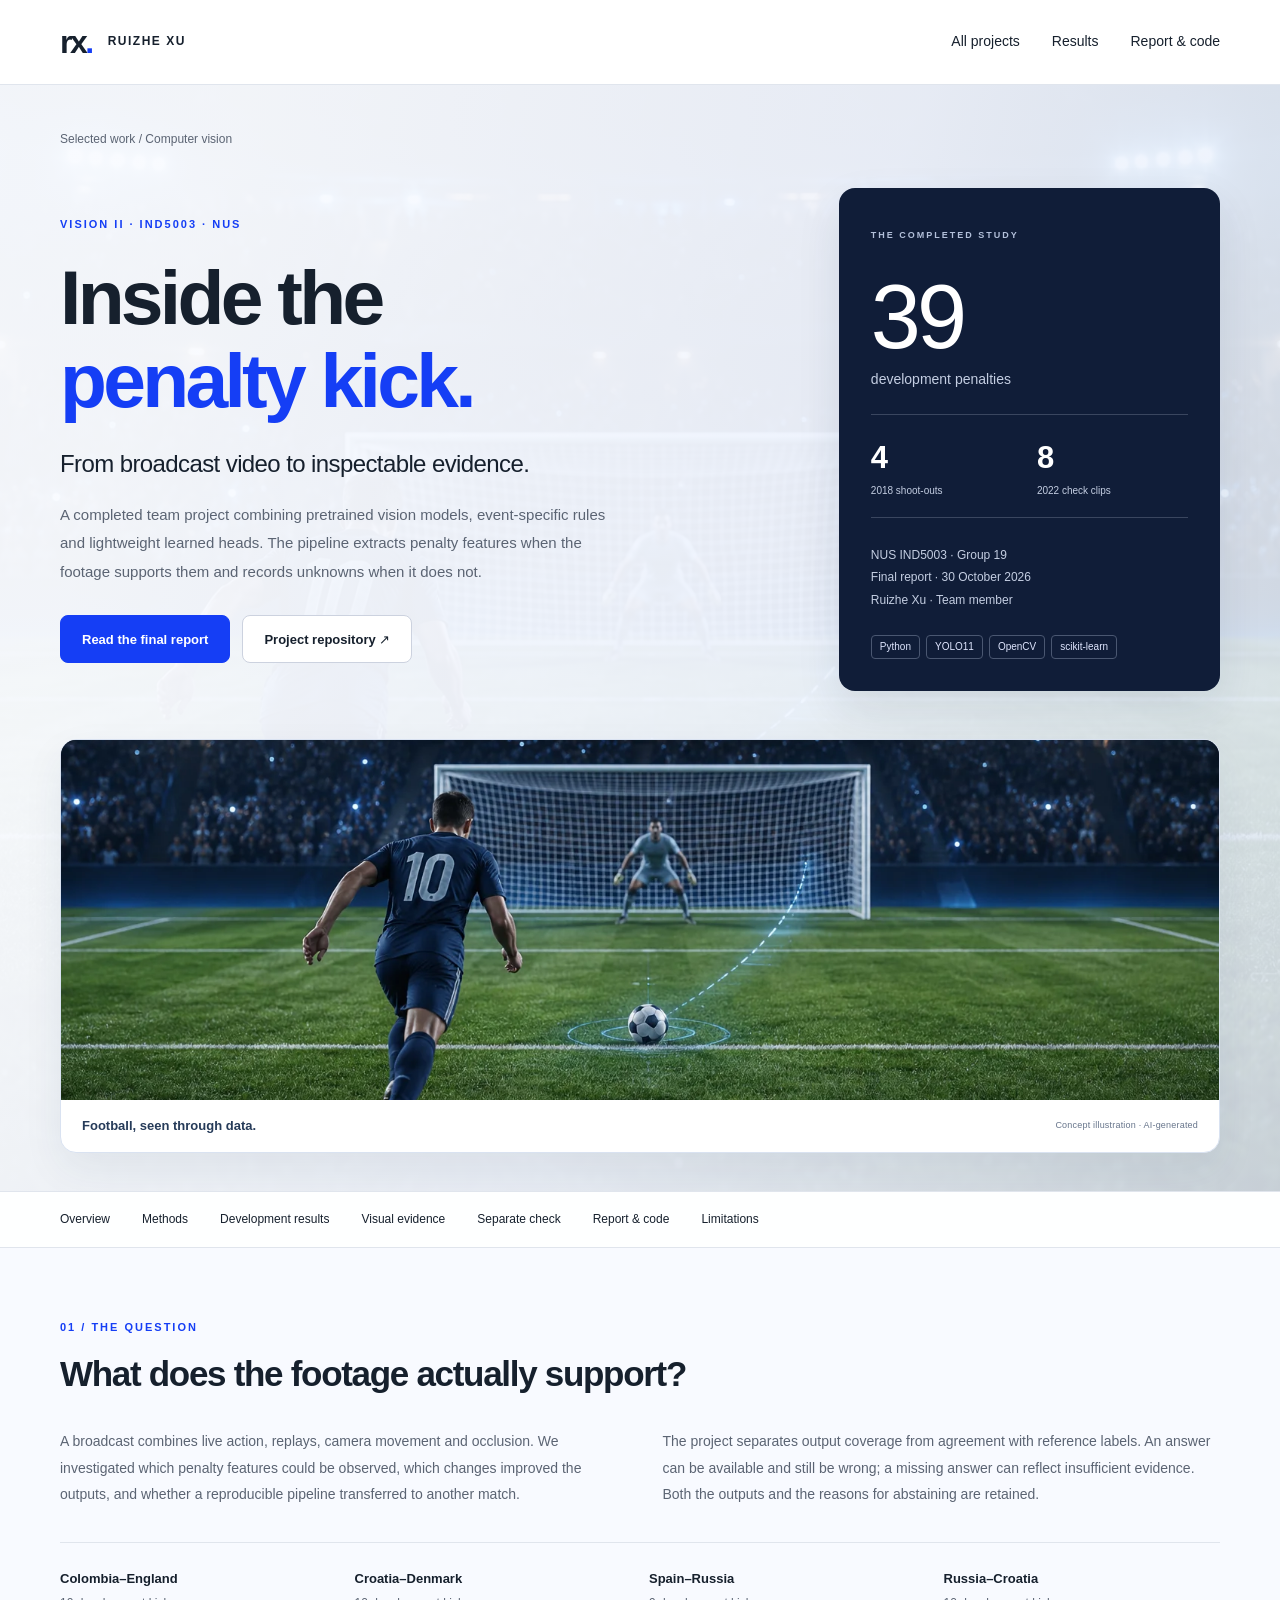
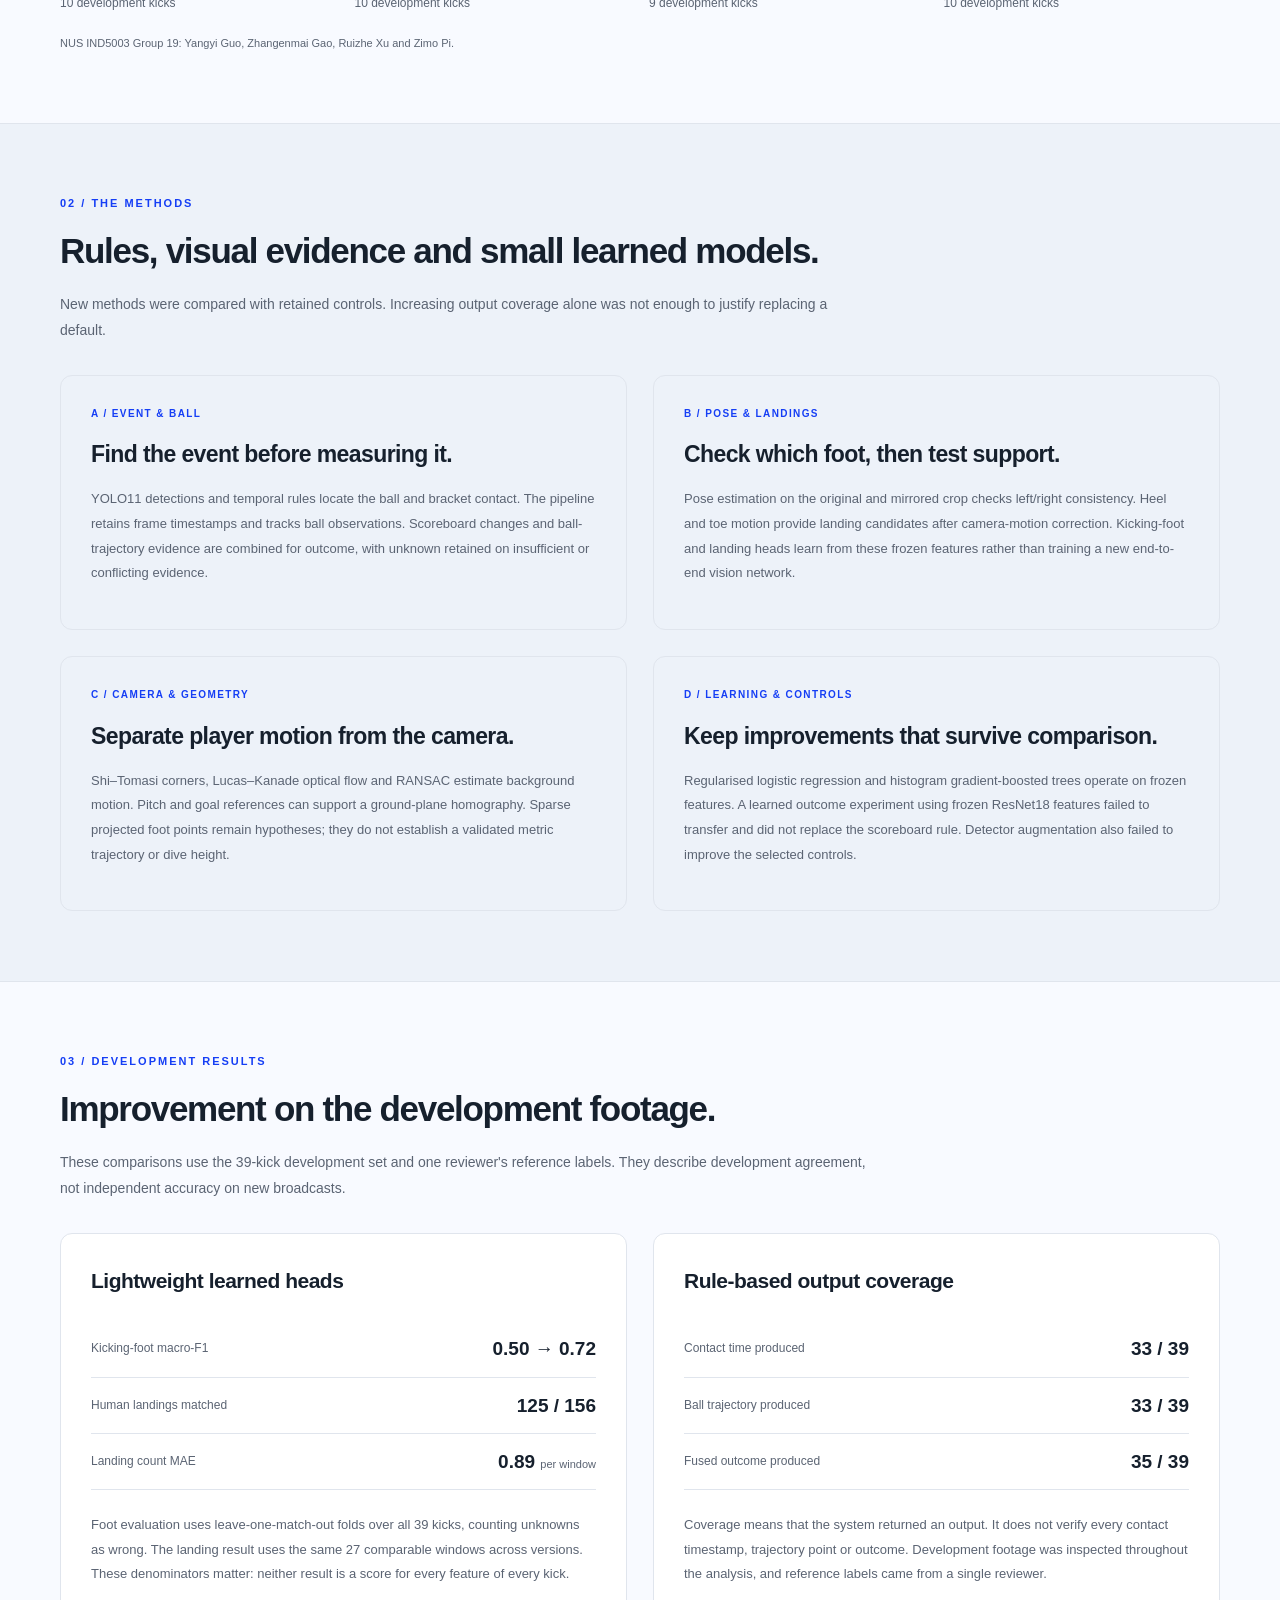
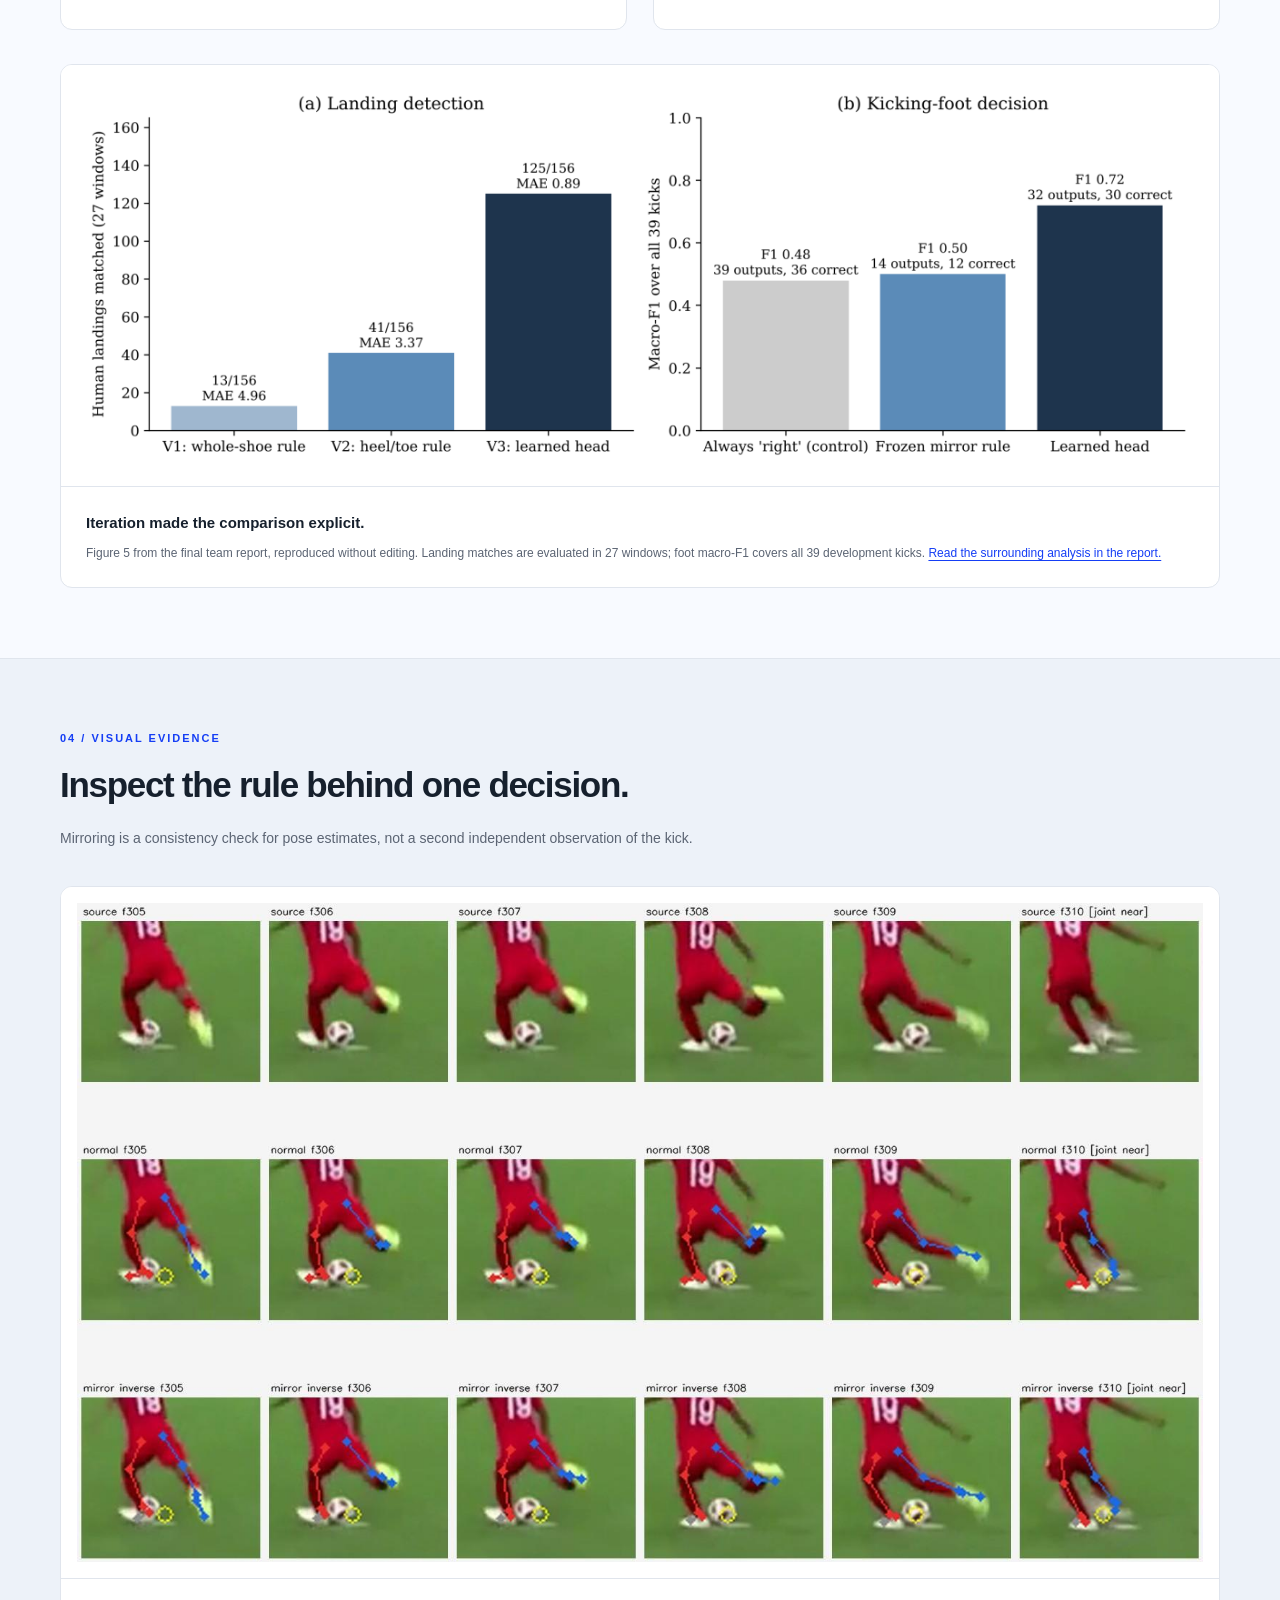
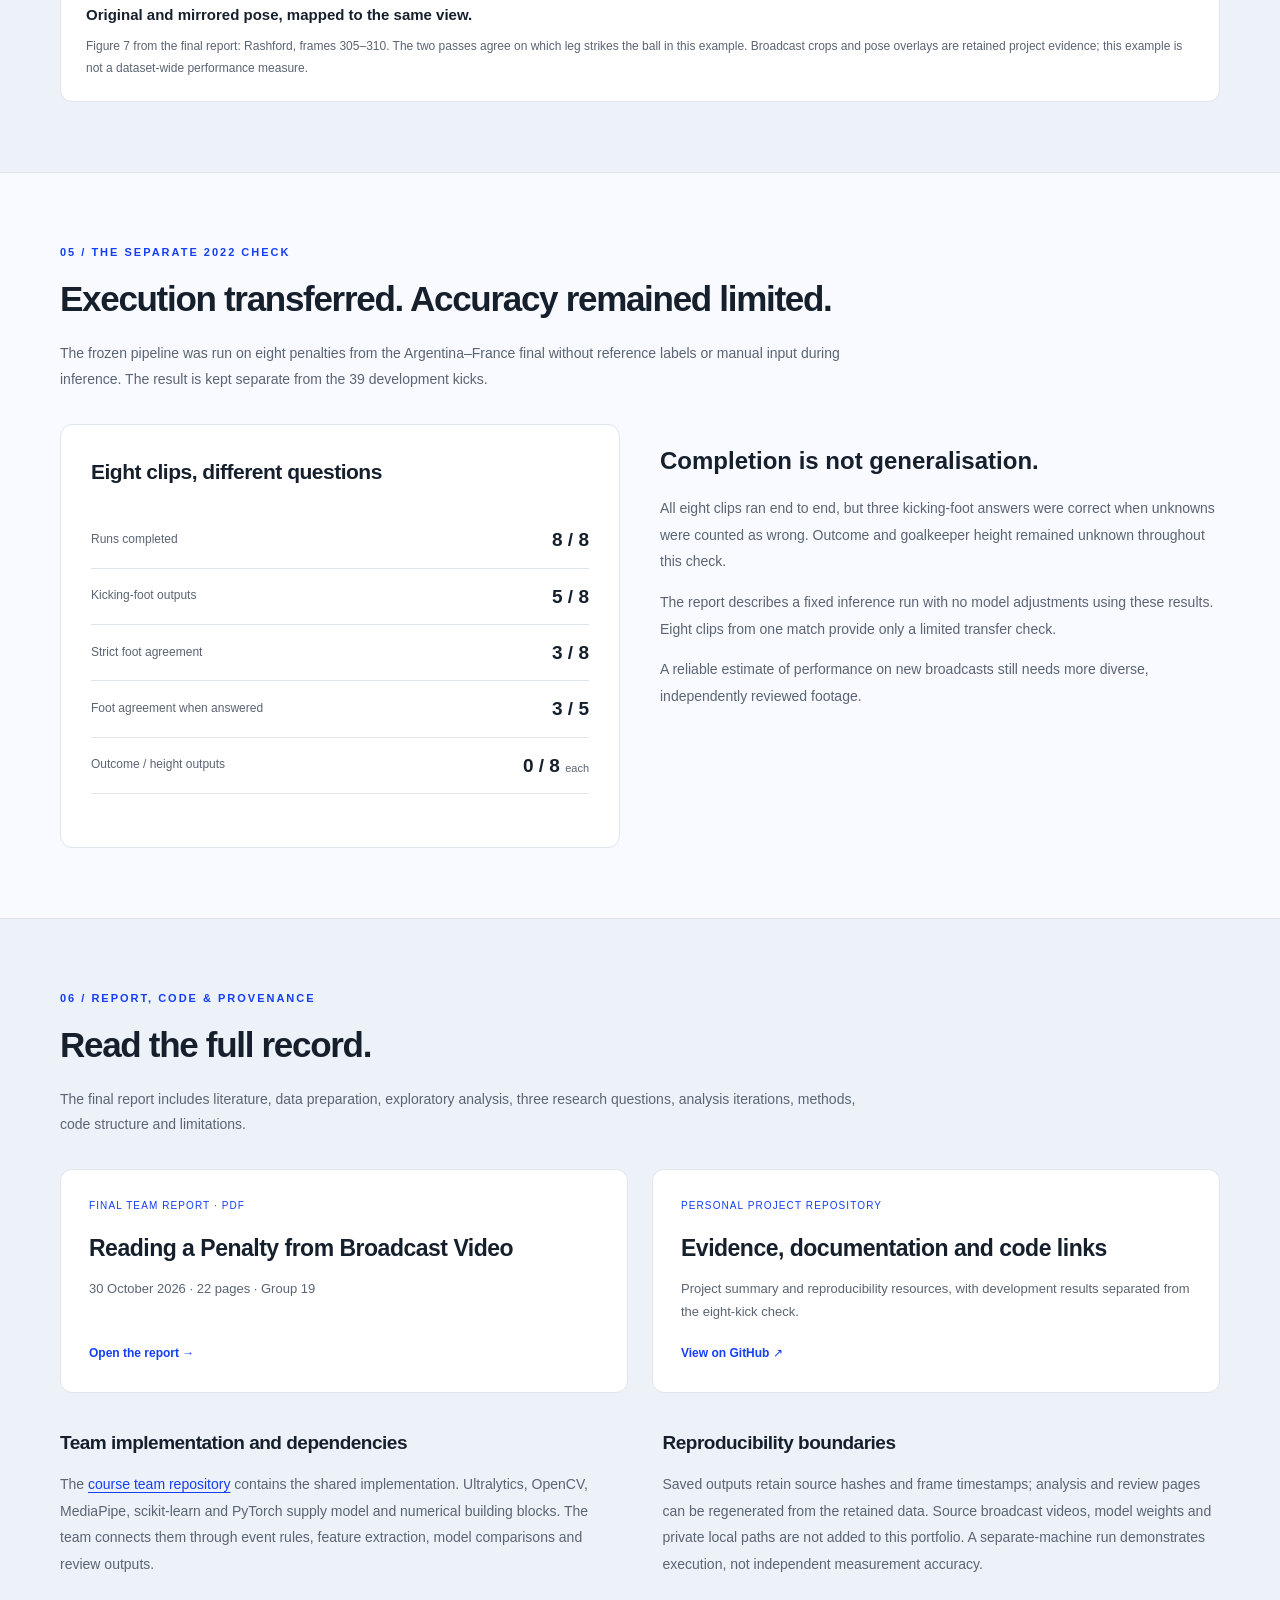
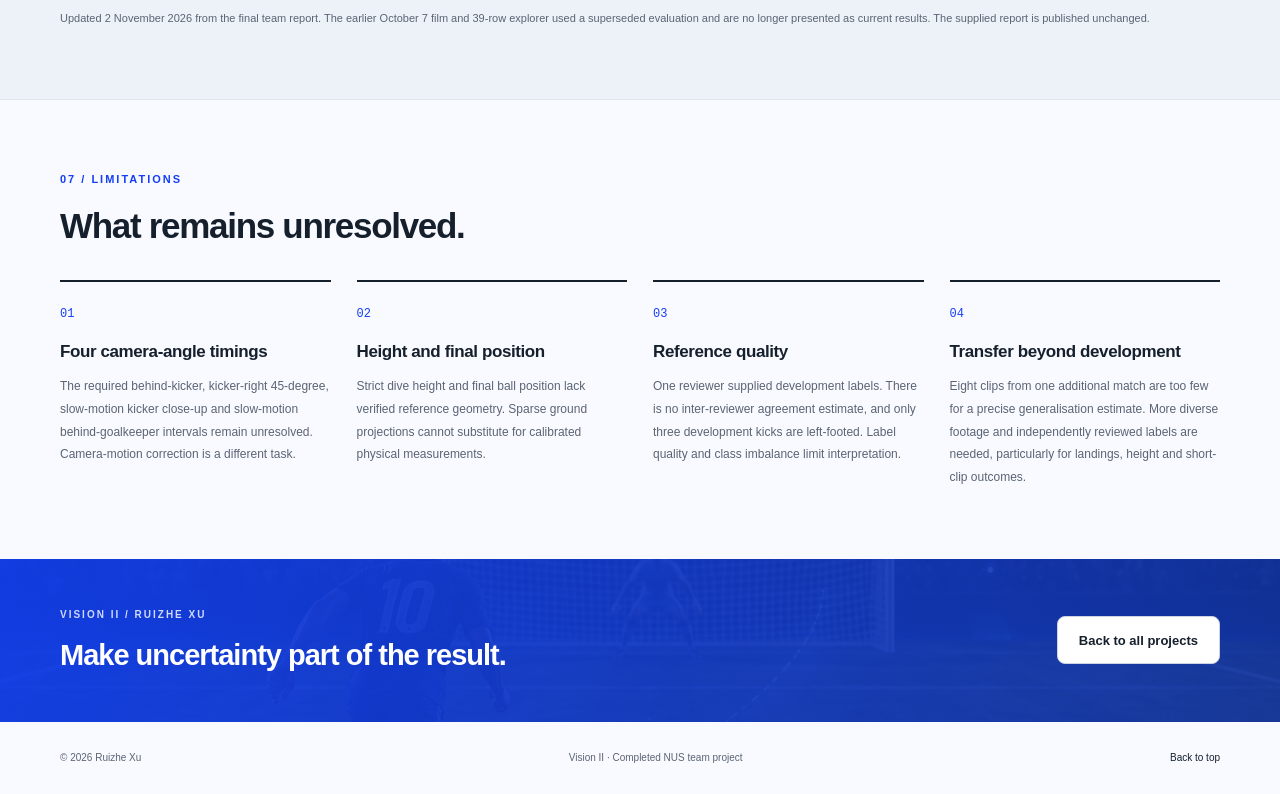
<file: vision-ii.html>
<!doctype html>
<html lang="en">
<head>
  <meta charset="utf-8">
  <meta name="viewport" content="width=device-width, initial-scale=1">
  <meta name="theme-color" content="#153ef5">
  <title>Vision II — Football Penalty Analysis | Ruizhe Xu</title>
  <meta name="description" content="A completed NUS team project analysing broadcast penalties with pretrained vision models, lightweight learned heads and explicit uncertainty. Final report, development results and a separate eight-kick check.">
  <meta property="og:title" content="Vision II — Football Penalty Analysis | Ruizhe Xu">
  <meta property="og:description" content="39 development penalties, an eight-kick check, and the limits of extracting events from broadcast video.">
  <meta property="og:type" content="article">
  <meta property="og:url" content="https://rx422040.github.io/vision-ii.html">
  <link rel="canonical" href="https://rx422040.github.io/vision-ii.html">
  <link rel="icon" type="image/svg+xml" href="data:image/svg+xml,%3Csvg xmlns='http://www.w3.org/2000/svg' viewBox='0 0 64 64'%3E%3Crect width='64' height='64' rx='16' fill='%23153ef5'/%3E%3Ctext x='32' y='43' text-anchor='middle' fill='white' font-family='Arial,sans-serif' font-weight='700' font-size='30'%3ERX%3C/text%3E%3C/svg%3E">
  <link rel="stylesheet" href="styles.css">
  <link rel="stylesheet" href="vision-ii.css?v=20261102-final">
  <link rel="stylesheet" href="visual-refresh.css">
</head>
<body class="case-page visual-case topic-vision">
  <a class="skip" href="#main">Skip to content</a>
  <header class="site-header"><nav class="nav wrap" aria-label="Main navigation"><a class="brand" href="index.html" aria-label="Ruizhe Xu home"><span class="monogram">rx<span>.</span></span><span>RUIZHE XU</span></a><div class="nav-links"><a href="index.html#work">All projects</a><a href="#results">Results</a><a href="#resources">Report &amp; code</a></div></nav></header>
  <main id="main">
    <div class="case-stage"><section class="case-hero wrap" id="top">
      <a class="breadcrumb" href="index.html#work">Selected work / Computer vision</a>
      <div class="case-hero-grid"><div><p class="eyebrow">VISION II · IND5003 · NUS</p><h1>Inside the<br><span>penalty kick.</span></h1><p class="case-lead">From broadcast video to inspectable evidence.</p><p class="case-intro">A completed team project combining pretrained vision models, event-specific rules and lightweight learned heads. The pipeline extracts penalty features when the footage supports them and records unknowns when it does not.</p><div class="hero-actions"><a class="button primary" href="vision-ii-final-report-2026-10-30.pdf?v=fadd945c94cf">Read the final report</a><a class="button secondary" href="https://github.com/RX422040/vision-ii-penalty-analysis" target="_blank" rel="noopener noreferrer">Project repository ↗</a></div></div><aside class="study-brief" aria-label="Project summary"><span class="column-label">THE COMPLETED STUDY</span><div class="brief-number">39<span>development penalties</span></div><div class="brief-grid"><div><strong>4</strong><span>2018 shoot-outs</span></div><div><strong>8</strong><span>2022 check clips</span></div></div><p>NUS IND5003 · Group 19<br>Final report · 30 October 2026<br>Ruizhe Xu · Team member</p><div class="tags"><span>Python</span><span>YOLO11</span><span>OpenCV</span><span>scikit-learn</span></div></aside></div>
      <figure class="case-cover"><img src="visual-vision.webp" width="1536" height="1024" decoding="async" alt="A conceptual football penalty scene with tracking cues."><figcaption><strong>Football, seen through data.</strong><span>Concept illustration · AI-generated</span></figcaption></figure>
    </section></div>
    <nav class="case-nav" aria-label="Case study sections"><div class="wrap"><a href="#overview">Overview</a><a href="#methods">Methods</a><a href="#results">Development results</a><a href="#visual-results">Visual evidence</a><a href="#independent-check">Separate check</a><a href="#resources">Report &amp; code</a><a href="#limitations">Limitations</a></div></nav>

    <section id="overview" class="case-section wrap" aria-labelledby="overview-title">
      <div class="case-section-head"><p class="eyebrow">01 / THE QUESTION</p><h2 id="overview-title">What does the footage actually support?</h2></div>
      <div class="prose-grid"><p>A broadcast combines live action, replays, camera movement and occlusion. We investigated which penalty features could be observed, which changes improved the outputs, and whether a reproducible pipeline transferred to another match.</p><p>The project separates output coverage from agreement with reference labels. An answer can be available and still be wrong; a missing answer can reflect insufficient evidence. Both the outputs and the reasons for abstaining are retained.</p></div>
      <div class="match-strip"><div><strong>Colombia–England</strong><span>10 development kicks</span></div><div><strong>Croatia–Denmark</strong><span>10 development kicks</span></div><div><strong>Spain–Russia</strong><span>9 development kicks</span></div><div><strong>Russia–Croatia</strong><span>10 development kicks</span></div></div>
      <p class="fine-print">NUS IND5003 Group 19: Yangyi Guo, Zhangenmai Gao, Ruizhe Xu and Zimo Pi.</p>
    </section>

    <section id="methods" class="case-tint"><div class="case-section wrap" aria-labelledby="methods-title">
      <div class="case-section-head"><p class="eyebrow">02 / THE METHODS</p><h2 id="methods-title">Rules, visual evidence and small learned models.</h2><p>New methods were compared with retained controls. Increasing output coverage alone was not enough to justify replacing a default.</p></div>
      <div class="methods-grid">
        <article class="method-card"><span class="method-index">A / EVENT &amp; BALL</span><h3>Find the event before measuring it.</h3><p>YOLO11 detections and temporal rules locate the ball and bracket contact. The pipeline retains frame timestamps and tracks ball observations. Scoreboard changes and ball-trajectory evidence are combined for outcome, with unknown retained on insufficient or conflicting evidence.</p></article>
        <article class="method-card"><span class="method-index">B / POSE &amp; LANDINGS</span><h3>Check which foot, then test support.</h3><p>Pose estimation on the original and mirrored crop checks left/right consistency. Heel and toe motion provide landing candidates after camera-motion correction. Kicking-foot and landing heads learn from these frozen features rather than training a new end-to-end vision network.</p></article>
        <article class="method-card"><span class="method-index">C / CAMERA &amp; GEOMETRY</span><h3>Separate player motion from the camera.</h3><p>Shi–Tomasi corners, Lucas–Kanade optical flow and RANSAC estimate background motion. Pitch and goal references can support a ground-plane homography. Sparse projected foot points remain hypotheses; they do not establish a validated metric trajectory or dive height.</p></article>
        <article class="method-card"><span class="method-index">D / LEARNING &amp; CONTROLS</span><h3>Keep improvements that survive comparison.</h3><p>Regularised logistic regression and histogram gradient-boosted trees operate on frozen features. A learned outcome experiment using frozen ResNet18 features failed to transfer and did not replace the scoreboard rule. Detector augmentation also failed to improve the selected controls.</p></article>
      </div>
    </div></section>

    <section id="results" class="case-section wrap" aria-labelledby="results-title">
      <div class="case-section-head"><p class="eyebrow">03 / DEVELOPMENT RESULTS</p><h2 id="results-title">Improvement on the development footage.</h2><p>These comparisons use the 39-kick development set and one reviewer's reference labels. They describe development agreement, not independent accuracy on new broadcasts.</p></div>
      <div class="evaluation-grid">
        <article class="evaluation-panel"><h3>Lightweight learned heads</h3><dl class="metric-list"><div><dt>Kicking-foot macro-F1</dt><dd>0.50 → 0.72</dd></div><div><dt>Human landings matched</dt><dd>125 / 156</dd></div><div><dt>Landing count MAE</dt><dd>0.89 <small>per window</small></dd></div></dl><p>Foot evaluation uses leave-one-match-out folds over all 39 kicks, counting unknowns as wrong. The landing result uses the same 27 comparable windows across versions. These denominators matter: neither result is a score for every feature of every kick.</p></article>
        <article class="evaluation-panel"><h3>Rule-based output coverage</h3><dl class="metric-list"><div><dt>Contact time produced</dt><dd>33 / 39</dd></div><div><dt>Ball trajectory produced</dt><dd>33 / 39</dd></div><div><dt>Fused outcome produced</dt><dd>35 / 39</dd></div></dl><p>Coverage means that the system returned an output. It does not verify every contact timestamp, trajectory point or outcome. Development footage was inspected throughout the analysis, and reference labels came from a single reviewer.</p></article>
      </div>
      <figure class="vision-final-figure"><a href="vision-ii-development-comparison-20261030.png" target="_blank" rel="noopener noreferrer" aria-label="Open the development comparison figure at full size"><img src="vision-ii-development-comparison-20261030.png" width="1239" height="428" loading="lazy" decoding="async" alt="Final-report comparison of landing matches and count error across three versions, and kicking-foot macro-F1 for the always-right control, mirror rule and learned head."></a><figcaption><strong>Iteration made the comparison explicit.</strong> Figure 5 from the final team report, reproduced without editing. Landing matches are evaluated in 27 windows; foot macro-F1 covers all 39 development kicks. <a href="vision-ii-final-report-2026-10-30.pdf?v=fadd945c94cf#page=13">Read the surrounding analysis in the report.</a></figcaption></figure>
    </section>

    <section id="visual-results" class="case-tint"><div class="case-section wrap" aria-labelledby="visual-title">
      <div class="case-section-head"><p class="eyebrow">04 / VISUAL EVIDENCE</p><h2 id="visual-title">Inspect the rule behind one decision.</h2><p>Mirroring is a consistency check for pose estimates, not a second independent observation of the kick.</p></div>
      <figure class="vision-final-figure"><a href="vision-ii-mirrored-pose-20261030.jpg?v=0498750b445d" target="_blank" rel="noopener noreferrer" aria-label="Open the mirrored-pose comparison at full size"><img src="vision-ii-mirrored-pose-20261030.jpg?v=0498750b445d" width="1560" height="913" loading="lazy" decoding="async" alt="Rashford kick frames 305 through 310: source crops, pose on original crops, and mirrored pose mapped back to the original view."></a><figcaption><strong>Original and mirrored pose, mapped to the same view.</strong> Figure 7 from the final report: Rashford, frames 305–310. The two passes agree on which leg strikes the ball in this example. Broadcast crops and pose overlays are retained project evidence; this example is not a dataset-wide performance measure.</figcaption></figure>
    </div></section>

    <section id="independent-check" class="case-section wrap" aria-labelledby="check-title">
      <div class="case-section-head"><p class="eyebrow">05 / THE SEPARATE 2022 CHECK</p><h2 id="check-title">Execution transferred. Accuracy remained limited.</h2><p>The frozen pipeline was run on eight penalties from the Argentina–France final without reference labels or manual input during inference. The result is kept separate from the 39 development kicks.</p></div>
      <div class="vision-check-grid"><div class="evaluation-panel"><h3>Eight clips, different questions</h3><dl class="metric-list"><div><dt>Runs completed</dt><dd>8 / 8</dd></div><div><dt>Kicking-foot outputs</dt><dd>5 / 8</dd></div><div><dt>Strict foot agreement</dt><dd>3 / 8</dd></div><div><dt>Foot agreement when answered</dt><dd>3 / 5</dd></div><div><dt>Outcome / height outputs</dt><dd>0 / 8 <small>each</small></dd></div></dl></div><div class="vision-check-copy"><h3>Completion is not generalisation.</h3><p>All eight clips ran end to end, but three kicking-foot answers were correct when unknowns were counted as wrong. Outcome and goalkeeper height remained unknown throughout this check.</p><p>The report describes a fixed inference run with no model adjustments using these results. Eight clips from one match provide only a limited transfer check.</p><p>A reliable estimate of performance on new broadcasts still needs more diverse, independently reviewed footage.</p></div></div>
    </section>

    <section id="resources" class="case-tint"><div class="case-section wrap" aria-labelledby="resources-title">
      <div class="case-section-head"><p class="eyebrow">06 / REPORT, CODE &amp; PROVENANCE</p><h2 id="resources-title">Read the full record.</h2><p>The final report includes literature, data preparation, exploratory analysis, three research questions, analysis iterations, methods, code structure and limitations.</p></div>
      <div class="vision-resource-grid"><a class="vision-resource" href="vision-ii-final-report-2026-10-30.pdf?v=fadd945c94cf"><span>FINAL TEAM REPORT · PDF</span><strong>Reading a Penalty from Broadcast Video</strong><p>30 October 2026 · 22 pages · Group 19</p><b>Open the report →</b></a><a class="vision-resource" href="https://github.com/RX422040/vision-ii-penalty-analysis" target="_blank" rel="noopener noreferrer"><span>PERSONAL PROJECT REPOSITORY</span><strong>Evidence, documentation and code links</strong><p>Project summary and reproducibility resources, with development results separated from the eight-kick check.</p><b>View on GitHub ↗</b></a></div>
      <div class="prose-grid vision-provenance"><div><h3>Team implementation and dependencies</h3><p>The <a href="https://github.com/Gabric-cau/ind5003-vision-ii" target="_blank" rel="noopener noreferrer">course team repository</a> contains the shared implementation. Ultralytics, OpenCV, MediaPipe, scikit-learn and PyTorch supply model and numerical building blocks. The team connects them through event rules, feature extraction, model comparisons and review outputs.</p></div><div><h3>Reproducibility boundaries</h3><p>Saved outputs retain source hashes and frame timestamps; analysis and review pages can be regenerated from the retained data. Source broadcast videos, model weights and private local paths are not added to this portfolio. A separate-machine run demonstrates execution, not independent measurement accuracy.</p></div></div>
      <p class="fine-print">Updated 2 November 2026 from the final team report. The earlier October 7 film and 39-row explorer used a superseded evaluation and are no longer presented as current results. The supplied report is published unchanged.</p>
    </div></section>

    <section id="limitations" class="case-section wrap" aria-labelledby="limits-title">
      <div class="case-section-head"><p class="eyebrow">07 / LIMITATIONS</p><h2 id="limits-title">What remains unresolved.</h2></div>
      <div class="limitations-grid"><article><span>01</span><h3>Four camera-angle timings</h3><p>The required behind-kicker, kicker-right 45-degree, slow-motion kicker close-up and slow-motion behind-goalkeeper intervals remain unresolved. Camera-motion correction is a different task.</p></article><article><span>02</span><h3>Height and final position</h3><p>Strict dive height and final ball position lack verified reference geometry. Sparse ground projections cannot substitute for calibrated physical measurements.</p></article><article><span>03</span><h3>Reference quality</h3><p>One reviewer supplied development labels. There is no inter-reviewer agreement estimate, and only three development kicks are left-footed. Label quality and class imbalance limit interpretation.</p></article><article><span>04</span><h3>Transfer beyond development</h3><p>Eight clips from one additional match are too few for a precise generalisation estimate. More diverse footage and independently reviewed labels are needed, particularly for landings, height and short-clip outcomes.</p></article></div>
    </section>
    <section class="case-close"><div class="wrap"><div><p class="eyebrow">VISION II / RUIZHE XU</p><h2>Make uncertainty part of the result.</h2></div><a class="button secondary" href="index.html#work">Back to all projects</a></div></section>
  </main>
  <footer class="wrap footer"><span>© 2026 Ruizhe Xu</span><span>Vision II · Completed NUS team project</span><a href="#top">Back to top</a></footer>
</body>
</html>
</file>
<file: styles.css>
:root{--blue:#153ef5;--ink:#16202d;--muted:#5b6473;--line:#e0e5ed;--wash:#f4f6fa;--navy:#101d38;--white:#fff;--radius:16px;font-family:Inter,"Segoe UI",Arial,"Microsoft YaHei",sans-serif;color:var(--ink);background:#fff;font-synthesis:none;scroll-behavior:smooth;scroll-padding-top:100px}*{box-sizing:border-box}body{margin:0;font-size:16px;line-height:1.65}a{color:inherit;text-decoration:none}button{font:inherit;cursor:pointer}a,button,summary{-webkit-tap-highlight-color:transparent}a:focus-visible,button:focus-visible,summary:focus-visible{outline:3px solid #6488ff;outline-offset:5px}img{display:block;max-width:100%}.wrap{width:min(1160px,calc(100% - 80px));margin-inline:auto}.skip{position:fixed;top:-100px;left:20px;background:var(--navy);color:#fff;padding:12px;z-index:20}.skip:focus{top:12px}.site-header{border-bottom:1px solid var(--line);background:rgba(255,255,255,.96);position:sticky;top:0;z-index:10;backdrop-filter:blur(12px)}.nav{height:84px;display:flex;align-items:center;gap:30px}.brand{display:flex;align-items:center;gap:16px;font-size:12px;font-weight:700;letter-spacing:1.5px}.monogram{font-size:32px;letter-spacing:-2.5px;line-height:1}.monogram span{color:var(--blue)}.nav-links{display:flex;gap:32px;margin-left:auto;font-size:14px;font-weight:500}.nav-links a:hover{color:var(--blue)}.language{border:1px solid var(--line);background:white;border-radius:8px;font-size:12px;padding:7px 11px;min-width:48px}.language:hover{background:var(--wash)}.js-control{display:none}.js .js-control{display:flex}.hero{display:grid;grid-template-columns:1.4fr .86fr;gap:70px;align-items:center;padding-block:88px 90px}.eyebrow{display:flex;align-items:center;gap:12px;color:var(--blue);font-size:11px;font-weight:750;letter-spacing:2px;margin:0 0 23px}.line{height:2px;width:30px;background:var(--blue)}h1,h2,h3,h4,p{margin-top:0}h1{font-size:clamp(54px,5.7vw,78px);font-weight:700;line-height:1.08;letter-spacing:-4px;margin-bottom:26px}.name-period{color:var(--blue)}.hero-statement{font-size:clamp(23px,2.35vw,31px);line-height:1.4;letter-spacing:-.7px;max-width:580px;margin-bottom:20px}.hero-description{font-size:16px;color:var(--muted);max-width:520px;line-height:1.85;margin-bottom:31px}.hero-actions{display:flex;flex-wrap:wrap;gap:12px}.button{display:inline-flex;align-items:center;justify-content:center;border-radius:8px;padding:12px 21px;font-size:13px;font-weight:600;transition:background .18s,transform .18s;min-height:48px}.button:hover{transform:translateY(-2px)}.primary{background:var(--blue);color:white;border:1px solid var(--blue)}.primary:hover{background:#0b2bbd}.secondary{border:1px solid #ccd2df;background:white}.secondary:hover{background:var(--wash)}.hero-meta{margin-top:30px;display:flex;flex-wrap:wrap;gap:16px;color:var(--muted);font-size:11px}.hero-meta span+span{border-left:1px solid #b9c1cf;padding-left:16px}.hero-visual{position:relative;padding-bottom:36px}.portrait-frame{height:408px;overflow:hidden;border-radius:var(--radius);background:#f0f2f7;position:relative;border:1px solid #edf0f5}.portrait-frame img{width:100%;height:100%;object-fit:cover;object-position:center 70%;filter:saturate(.75)}.portrait-index{position:absolute;left:23px;top:20px;letter-spacing:1.8px;font-size:10px;color:#4d5667;font-family:Consolas,monospace}.portrait-caption{position:absolute;bottom:0;left:-27px;right:24px;background:var(--navy);color:white;padding:22px 24px;border-radius:10px;display:flex;gap:19px;align-items:center;box-shadow:0 12px 32px #0a143214}.caption-mark{font-size:42px;line-height:1;color:#9aacff}.portrait-caption strong{display:block;font-size:14px;font-weight:600}.portrait-caption div>span{color:#b9c5dd;font-size:13px}.focus-band{background:var(--navy);color:#e9edf7}.focus-inner{display:flex;justify-content:space-between;align-items:center;gap:20px;padding-block:28px;font-size:13px}.focus-label{font-size:10px;letter-spacing:2px;color:#a8b6d2}.band-plus{color:#8da5ff;font-size:20px;font-weight:300}.section{padding-block:85px}.section-heading{display:flex;justify-content:space-between;align-items:flex-end;gap:45px;margin-bottom:36px}.section-heading .eyebrow{margin-bottom:14px}h2{font-size:clamp(29px,3.1vw,40px);line-height:1.22;letter-spacing:-1.6px;font-weight:650;margin-bottom:0}.section-intro{color:var(--muted);font-size:14px;max-width:315px;margin:0}.filter-bar{gap:8px;align-items:center;margin-bottom:27px;flex-wrap:wrap}.filter{border:1px solid var(--line);border-radius:7px;padding:8px 15px;font-size:12px;background:white;color:var(--muted)}.filter:hover{border-color:var(--blue);color:var(--blue)}.filter.active{color:#fff;background:var(--blue);border-color:var(--blue)}.result-count{margin-left:auto;font-size:12px;color:var(--muted)}.project-grid{display:grid;grid-template-columns:1fr 1fr;gap:24px;align-items:start}.project{border:1px solid var(--line);border-radius:var(--radius);padding:30px 32px;background:white}.project[hidden]{display:none}.project.featured{background:#f2f5ff;border-color:#dce4ff}.project-top{display:flex;gap:12px;justify-content:space-between;margin-bottom:29px;font-size:10px;letter-spacing:1px}.project-type{font-weight:700;color:var(--blue)}.project-date{color:var(--muted);white-space:nowrap;letter-spacing:0}.project h3{font-size:28px;font-weight:650;letter-spacing:-1px;line-height:1.25;margin-bottom:8px}.project .project-subtitle{font-size:14px;color:var(--ink);margin-bottom:17px;font-weight:550}.project>p:not(.project-subtitle){color:var(--muted);font-size:14px;line-height:1.85;min-height:78px}.project-stats{display:flex;gap:42px;border-block:1px solid #dce4f6;padding:15px 0 17px;margin-block:22px}.project-stats strong{font-size:34px;line-height:1.3;font-weight:600;letter-spacing:-1px;display:block;color:var(--blue)}.project-stats span{font-size:11px;color:var(--muted)}.method-block{display:flex;flex-direction:column;gap:10px;border-block:1px solid var(--line);padding:20px 0;margin-block:22px;min-height:102px}.method-block span{font-size:9px;letter-spacing:1.5px;color:var(--muted)}.method-block strong{font-size:18px;font-weight:550;letter-spacing:-.3px}.tags{display:flex;flex-wrap:wrap;gap:7px;margin-block:23px}.tags span{border:1px solid #dce2eb;border-radius:4px;padding:3px 8px;font-size:10px;color:#45526a;line-height:1.6}.project details{border-top:1px solid #dce2eb;padding-top:16px}.project summary{font-size:12px;font-weight:650;cursor:pointer;list-style:none;display:flex;align-items:center;justify-content:space-between;gap:12px;min-height:28px}.project summary::-webkit-details-marker{display:none}.project summary:after{content:'+';font-size:21px;color:var(--blue);font-weight:400}.project details[open] summary:after{content:'−'}.detail-body{padding-top:17px;color:var(--muted);font-size:13px;line-height:1.9}.detail-body p{margin-bottom:13px}.detail-body .role{font-size:11px;margin-bottom:0;color:var(--blue)}.background{background:var(--wash);border-block:1px solid var(--line)}.background-grid{display:grid;grid-template-columns:1.12fr 1fr;gap:80px;margin-top:48px}.column-label{color:var(--muted);font-size:10px;font-weight:650;letter-spacing:2px;margin-bottom:28px}.timeline-item{position:relative;padding-left:27px;padding-bottom:29px;border-left:1px solid #cfd7e4}.timeline-item:last-child{padding-bottom:0}.timeline-item:before{content:'';position:absolute;left:-4px;top:7px;width:7px;height:7px;background:var(--blue);border:2px solid var(--wash);outline:1px solid var(--blue)}.timeline-date{display:block;font-size:10px;letter-spacing:.8px;color:var(--muted);margin-bottom:9px}h4{font-size:19px;line-height:1.4;font-weight:600;letter-spacing:-.4px;margin-bottom:6px}.timeline-item p{font-size:13px;margin-bottom:8px}.timeline-item .muted{font-size:12px;line-height:1.8}.muted{color:var(--muted)}.experience-card{background:white;border:1px solid var(--line);padding:27px 28px;border-radius:12px}.company{font-size:12px;color:var(--muted);margin-bottom:17px}.experience-card ul{padding-left:17px;margin-bottom:0}.experience-card li{padding-left:4px;margin-bottom:12px;color:var(--muted);font-size:13px;line-height:1.8}.experience-card li::marker{color:var(--blue)}.personal-note{padding:25px 4px 0}.note-label{font-size:9px;font-weight:650;letter-spacing:1.5px;color:var(--blue)}.personal-note p{font-size:13px;color:var(--muted);margin-top:8px;margin-bottom:0}.skills-grid{display:grid;grid-template-columns:repeat(4,1fr);gap:26px;padding-top:16px}.skills-grid>div{border-top:2px solid var(--ink);padding-top:20px}.skills-grid h3{font-size:15px;font-weight:600;letter-spacing:-.3px;margin-bottom:12px}.skills-grid p{color:var(--muted);font-size:13px;line-height:1.9;margin:0}.contact-section{background:var(--blue);color:white;padding-block:70px}.contact-inner{display:grid;grid-template-columns:1.15fr 1fr;gap:75px;align-items:center}.contact-section .eyebrow{color:#d0d9ff}.contact-section h2{font-size:clamp(32px,3.5vw,45px);max-width:530px;letter-spacing:-1.5px}.contact-section p:not(.eyebrow){color:#e2e8ff;max-width:450px;font-size:14px;margin:20px 0 0}.email-link{font-size:clamp(19px,2.3vw,29px);letter-spacing:-.5px;border-bottom:1px solid #7793ff;padding-bottom:11px;display:block;overflow-wrap:anywhere}.contact-actions{display:flex;gap:30px;font-size:12px;margin-top:20px}.contact-actions a:hover,.email-link:hover{color:#d4dfff}.footer{display:flex;justify-content:space-between;gap:20px;align-items:center;padding-block:28px;color:var(--muted);font-size:10px}.footer a{color:var(--ink)}html[lang=zh-CN] h1{letter-spacing:-2px}html[lang=zh-CN] h2,html[lang=zh-CN] h3,html[lang=zh-CN] .hero-statement{letter-spacing:0}html[lang=zh-CN] .eyebrow{letter-spacing:1.5px}html[lang=zh-CN] .hero-description{line-height:2}
@media(min-width:1350px){.hero{gap:100px}}
@media(max-width:1000px){.wrap{width:calc(100% - 56px)}.hero{gap:42px;grid-template-columns:1.25fr 1fr;padding-block:65px}.portrait-frame{height:350px}.portrait-caption{left:-14px;right:10px;padding:17px}.hero-meta{gap:8px}.hero-meta span+span{padding-left:8px}.background-grid{gap:40px}.project{padding:26px}.contact-inner{gap:40px}.focus-inner{gap:12px;font-size:12px}.skills-grid{grid-template-columns:1fr 1fr;row-gap:28px}}
@media(max-width:720px){:root{scroll-padding-top:90px}.wrap{width:calc(100% - 40px)}.nav{height:72px;gap:15px}.brand{gap:10px}.brand>span:last-child{display:none}.monogram{font-size:29px}.nav-links{gap:17px;font-size:11px}.language{padding:6px 8px;font-size:11px;min-width:41px}.hero{grid-template-columns:1fr;gap:39px;padding-block:51px 49px}.hero h1{font-size:58px;letter-spacing:-3px;margin-bottom:19px}.hero .eyebrow{font-size:10px;margin-bottom:20px}.hero-statement{font-size:25px;max-width:450px}.hero-description{font-size:14px;margin-bottom:25px}.hero-actions{gap:10px}.button{font-size:12px;padding:11px 17px}.hero-meta{margin-top:25px;font-size:10px;gap:11px}.hero-meta span+span{padding-left:11px}.hero-visual{width:min(390px,100%);margin:auto;padding-bottom:28px}.portrait-frame{height:350px}.portrait-caption{left:12px;right:12px}.focus-inner{display:grid;grid-template-columns:1fr 1fr;gap:11px 20px;padding-block:23px;font-size:11px}.focus-label{font-size:9px}.band-plus{display:none}.section{padding-block:55px}.section-heading{display:block;margin-bottom:28px}.section-heading h2{font-size:29px;letter-spacing:-1px}.section-intro{margin-top:17px;max-width:100%;font-size:13px}.section-heading .eyebrow{font-size:9px;margin-bottom:14px}.filter-bar{gap:6px;margin-bottom:20px}.filter{font-size:11px;padding:8px 11px}.result-count{font-size:10px}.project-grid{grid-template-columns:1fr;gap:17px}.project{padding:24px}.project h3{font-size:26px}.project-top{font-size:9px;margin-bottom:22px}.project>p:not(.project-subtitle){min-height:0;font-size:13px}.project .project-subtitle{font-size:13px}.project-stats{gap:35px}.background-grid{grid-template-columns:1fr;gap:38px;margin-top:31px}.column-label{margin-bottom:24px}.experience-card{padding:24px}.skills-grid{gap:25px 20px;padding-top:6px}.skills-grid h3{font-size:13px}.skills-grid p{font-size:12px}.contact-section{padding-block:50px}.contact-inner{grid-template-columns:1fr;gap:30px}.contact-section h2{font-size:34px}.contact-section p:not(.eyebrow){font-size:13px;margin-top:17px}.email-link{font-size:24px}.contact-actions{font-size:12px}.footer{flex-wrap:wrap;gap:10px;padding-block:23px}.footer>span:nth-child(2){order:3;flex-basis:100%;font-size:9px}.footer a{margin-left:auto}}
@media(max-width:370px){.wrap{width:calc(100% - 30px)}.nav{gap:10px}.nav-links{gap:12px;font-size:10px}.hero h1{font-size:49px}.hero-meta span+span{border:0;padding:0}.project{padding:20px}.result-count{flex-basis:100%;margin-top:6px}.hero-actions .button{flex:1;padding-inline:10px}.contact-section h2{font-size:31px}}
@media(prefers-reduced-motion:reduce){:root{scroll-behavior:auto}*,*:before,*:after{transition:none!important;animation:none!important}}
@media print{.site-header,.hero-visual,.filter-bar,.language,.hero-actions,.contact-actions,.footer a{display:none!important}.wrap{width:100%}.hero,.section{padding-block:20px}.hero,.background-grid,.contact-inner{display:block}.project-grid,.skills-grid{grid-template-columns:1fr 1fr}.project{break-inside:avoid}.focus-band,.contact-section{background:white;color:var(--ink)}.contact-section .eyebrow,.contact-section p:not(.eyebrow){color:var(--ink)}.contact-section{padding-block:20px}.project[hidden]{display:block}.portrait-frame{height:auto}}

.case-link{display:inline-flex;align-items:center;color:var(--blue);font-size:13px;font-weight:650;min-height:42px;margin:0 0 13px;border-bottom:1px solid #b7c6ff}.case-link:hover{color:#0b2bbd;border-color:var(--blue)}
</file>
<file: project-media.css>
.film-section{padding-block:58px 76px;border-top:1px solid var(--line)}.film-heading{display:flex;gap:35px;align-items:end;justify-content:space-between;margin-bottom:25px}.film-heading h2{font-size:35px;letter-spacing:-1.2px;line-height:1.25;margin-bottom:0}.film-heading .eyebrow{margin-bottom:13px}.film-heading>p{max-width:375px;color:var(--muted);font-size:13px;line-height:1.85;margin-bottom:0}.film-player{margin:0}.film-player video{display:block;width:100%;height:auto;aspect-ratio:16/9;background:var(--navy);border-radius:14px;box-shadow:0 18px 48px #101d3810}.film-player video:focus-visible{outline:3px solid #6488ff;outline-offset:5px}.film-player figcaption{display:flex;flex-wrap:wrap;gap:12px 24px;align-items:center;justify-content:space-between;padding-top:16px;color:var(--muted);font-size:11px;line-height:1.8}.film-links{display:flex;gap:20px;flex-wrap:wrap}.film-links a{color:var(--blue);text-decoration:underline;text-underline-offset:4px}.film-note{font-size:11px;color:var(--muted);margin:10px 0 0}.project-actions{display:flex;gap:22px;flex-wrap:wrap}.project-actions .case-link{font-size:12px}.road-graphic{background:var(--navy);border-radius:16px;padding:20px 24px 23px;color:white;margin:0}.road-graphic svg{width:100%;display:block;height:auto}.road-graphic figcaption{font-size:11px;color:#c4cee2;margin-top:13px;line-height:1.8}.road-graphic>span{font-size:10px;letter-spacing:1.5px;color:#b3c0da}.ood-hero .case-hero-grid{grid-template-columns:1.3fr 1fr;gap:60px}.ood-hero h1{font-size:clamp(50px,5.6vw,72px)}.status-tag{font-size:10px;display:inline-block;padding:4px 9px;border-radius:5px;background:#eaf0ff;color:#2142b8;letter-spacing:.4px;margin-bottom:16px}.status-tag.planned{background:#fff1d8;color:#7a4b00}.ratio-grid{display:grid;grid-template-columns:repeat(4,1fr);gap:20px}.ratio-card{padding:24px;background:white;border:1px solid var(--line);border-radius:12px}.ratio-card strong{display:block;font-size:42px;line-height:1.2;letter-spacing:-2px;color:var(--blue);margin-bottom:18px}.ratio-bar{height:16px;background:#e3e8f1;border-radius:4px;overflow:hidden}.ratio-bar span{display:block;height:100%;background:var(--blue)}.ratio-card p{font-size:11px;color:var(--muted);line-height:1.7;margin:17px 0 0}.ood-evidence{display:grid;grid-template-columns:repeat(3,1fr);gap:24px}.ood-evidence article{border-top:2px solid var(--ink);padding-top:20px}.ood-evidence h3{font-size:20px;letter-spacing:-.4px}.ood-evidence p{font-size:13px;color:var(--muted);line-height:1.9}.source-note{border-top:1px solid var(--line);padding-top:25px;color:var(--muted);font-size:12px;line-height:1.9}.source-note strong{color:var(--ink)}.source-note ul{padding-left:18px}.source-note li{margin-block:7px}.source-note a{color:var(--blue);text-decoration:underline;text-underline-offset:3px}
@media(max-width:900px){.ood-hero .case-hero-grid{gap:30px;grid-template-columns:1.1fr 1fr}.ratio-card{padding:20px}.ood-evidence{gap:20px}.film-heading{align-items:start}}
@media(max-width:720px){.film-section{padding-block:40px 48px}.film-heading{display:block}.film-heading h2{font-size:29px}.film-heading>p{margin-top:18px;max-width:none}.film-heading .eyebrow{font-size:9px}.film-player video{border-radius:9px}.film-player figcaption{font-size:10px;gap:8px}.film-note{font-size:10px}.ood-hero .case-hero-grid{grid-template-columns:1fr;gap:30px}.ood-hero h1{font-size:54px}.ratio-grid{grid-template-columns:1fr 1fr;gap:14px}.ratio-card strong{font-size:36px}.ood-evidence{grid-template-columns:1fr;gap:25px}.source-note{font-size:11px}}
@media print{.film-section{display:none}.road-graphic{break-inside:avoid}.ratio-grid{grid-template-columns:repeat(4,1fr)}}
</file>
<file: visual-refresh.css>
/* Shared decorative imagery; original experiment figures remain in the case studies. */
.visual-home,.visual-case{background:#f8faff}
.hero-stage{position:relative;isolation:isolate;overflow:hidden;background:#eef3fb}
.hero-stage:before{content:"";position:absolute;inset:0;z-index:-1;background:linear-gradient(90deg,rgba(250,252,255,.97) 0%,rgba(245,249,255,.9) 40%,rgba(234,242,255,.78) 100%),url("visual-home.webp") center/cover no-repeat}
.hero-stage:after{content:"";position:absolute;inset:0;z-index:-1;background:radial-gradient(ellipse at 20% 30%,#fff8,transparent 60%);pointer-events:none}
.visual-home .hero{gap:65px;padding-block:72px 82px;grid-template-columns:1.18fr 1fr}
.visual-home .hero-description{color:#46546b}
.visual-home .hero-visual{height:440px;padding-bottom:0;min-width:0}
.hero-scene{height:380px;width:100%;overflow:hidden;border-radius:20px;border:1px solid #dae4f4;box-shadow:0 24px 60px #21386324;position:relative;background:#dce6f3}
.hero-scene>img{width:100%;height:100%;object-fit:cover;object-position:68% center}
.scene-tag{position:absolute;top:20px;left:20px;font-size:8px;letter-spacing:1.5px;font-weight:650;padding:9px 12px;color:#e8efff;background:#101d38dc;border:1px solid #ffffff29;border-radius:5px}
.visual-home .portrait-frame{position:absolute;bottom:0;left:-20px;width:114px;height:143px;z-index:2;border:5px solid #fff;border-radius:13px;box-shadow:0 10px 30px #1a31542b}
.visual-home .portrait-index{display:none}
.visual-home .portrait-frame img{object-position:center 65%;filter:none}
.visual-home .portrait-caption{bottom:8px;left:105px;right:-5px;padding:20px 19px;gap:14px;box-shadow:0 12px 32px #0a143226}
.visual-home .caption-mark{font-size:34px}
.visual-home .portrait-caption strong{font-size:12px}
.visual-home .portrait-caption div>span{font-size:11px}
.visual-home #work{position:relative;isolation:isolate}
.visual-home #work:before{content:"";position:absolute;z-index:-1;inset:0 -40px;background-image:radial-gradient(ellipse at 0 35%,#dae5ff94,transparent 60%),linear-gradient(#b8c9ee1c 1px,transparent 1px),linear-gradient(90deg,#b8c9ee1c 1px,transparent 1px);background-size:auto,56px 56px,56px 56px;mask-image:linear-gradient(transparent,#000 8%,#000 90%,transparent);pointer-events:none}
.visual-home .project-grid{align-items:stretch;gap:28px}
.visual-home .project{--card-pad:32px;display:flex;flex-direction:column;padding:30px var(--card-pad);box-shadow:0 8px 30px #22345208;transition:box-shadow .25s,border-color .25s}
.visual-home .project[hidden]{display:none}
.visual-home .project:hover{box-shadow:0 16px 38px #20325612;border-color:#bacbf3}
.project-cover{position:relative;display:block;margin:-30px calc(-1 * var(--card-pad)) 27px;aspect-ratio:16/9;overflow:hidden;border-radius:15px 15px 0 0;background:#13223b;isolation:isolate}
.project-cover>img{height:100%;width:100%;object-fit:cover;transition:transform .6s ease;object-position:center 54%}
.project-cover:hover>img{transform:scale(1.035)}
.project-cover:after{content:"";position:absolute;inset:55% 0 0;z-index:0;background:linear-gradient(transparent,#07102166);pointer-events:none}
.cover-note{position:absolute;z-index:1;bottom:15px;left:20px;color:#fff;font-size:8px;letter-spacing:1.6px;font-weight:650;text-shadow:0 1px 5px #000}
.visual-home .project-top{margin-bottom:22px}
.visual-home .project>details{margin-top:auto}
.visual-home .project .case-link{align-self:flex-start}
.visual-credit{font-size:10px;color:#69768a;line-height:1.7;margin-top:-48px;margin-bottom:48px}
.visual-home .background{background:linear-gradient(115deg,#f0f4fc,#e8effa);position:relative}
.visual-home .contact-section{background:linear-gradient(100deg,#1236c8fa,#1638b7ed 52%,#102448c9),url("visual-home.webp") center 58%/cover}
.visual-home .film-section,.visual-home .skills-section{position:relative}
.visual-case{--theme-art:url("visual-home.webp")}
.topic-vision{--theme-art:url("visual-vision.webp")}
.topic-driving{--theme-art:url("visual-driving-detection.png")}
.topic-driving .case-cover>img{height:auto;aspect-ratio:1672/941;object-fit:contain}
.topic-eigenfaces{--theme-art:url("visual-eigenfaces.webp")}
.topic-fatigue{--theme-art:url("visual-fatigue.webp")}
.topic-numerical{--theme-art:url("visual-numerical.webp")}
.case-stage{isolation:isolate;position:relative;background:#edf2fa;overflow:hidden}
.case-stage:before{content:"";position:absolute;inset:0;z-index:-1;background-image:linear-gradient(110deg,#f9fbfff7 15%,#f2f6fff2 55%,#e8f0fad9),var(--theme-art);background-position:center top;background-size:cover;background-repeat:no-repeat}
.visual-case .case-hero{padding-bottom:38px}
.visual-case .breadcrumb{margin-bottom:38px}
.visual-case .study-brief,.visual-case .road-graphic{box-shadow:0 18px 45px #17294c18}
.case-cover{margin:48px 0 0;border:1px solid #d9e2f1;border-radius:16px;overflow:hidden;background:#fff;box-shadow:0 16px 40px #1e355112}
.case-cover>img{width:100%;height:360px;object-fit:cover;object-position:center 53%;background:#14233a}
.case-cover figcaption{display:flex;align-items:center;justify-content:space-between;gap:20px;padding:16px 21px;line-height:1.5}
.case-cover strong{font-size:13px;color:#263b59;font-weight:550}
.case-cover figcaption>span{font-size:9px;color:#67758b;letter-spacing:.2px}
.visual-case .case-section{position:relative}
.visual-case .case-tint{background:#edf2f9}
.visual-case .case-nav{background:#ffffffeb}
.visual-case .case-close{background:linear-gradient(95deg,#123de6f5,#1233a1e6),var(--theme-art) center/cover}
.visual-case .footer,.visual-home .footer{background:transparent}
@media(max-width:1000px){
  .visual-home .hero{gap:40px;grid-template-columns:1.13fr 1fr;padding-block:60px}
  .visual-home .hero-visual{height:405px}.hero-scene{height:345px}
  .visual-home .portrait-frame{left:-10px;width:100px;height:128px}
  .visual-home .portrait-caption{left:100px;right:0;padding:17px 14px}.visual-home .caption-mark{display:none}
  .visual-home .project{--card-pad:26px}
  .case-cover>img{height:320px}
}
@media(max-width:720px){
  .visual-home .hero{grid-template-columns:1fr;gap:38px;padding-block:48px 42px}
  .hero-stage:before{background-image:linear-gradient(#f8fbfff5,#eef5ffe0),url("visual-home.webp");background-position:65% center}
  .visual-home .hero-visual{height:335px;width:100%;max-width:480px}
  .hero-scene{height:290px;border-radius:14px}.scene-tag{top:15px;left:15px;font-size:7px;padding:8px 10px;letter-spacing:1px}
  .visual-home .portrait-frame{left:10px;width:83px;height:107px;border-width:4px;border-radius:11px}
  .visual-home .portrait-caption{left:105px;right:9px;bottom:5px;padding:15px 12px;min-height:77px;border-radius:9px}
  .visual-home .portrait-caption strong{font-size:11px;line-height:1.6}.visual-home .portrait-caption div>span{font-size:10px}
  .visual-home #work:before{inset:0 -20px}
  .visual-home .project-grid{gap:24px}.visual-home .project{--card-pad:24px;padding-block:24px}
  .project-cover{margin-top:-24px;margin-bottom:23px;aspect-ratio:16/10}
  .cover-note{left:18px;bottom:13px;font-size:7px}
  .visual-credit{margin-top:-28px;margin-bottom:30px;font-size:9px}
  .visual-case .case-hero{padding-bottom:25px}.visual-case .breadcrumb{margin-bottom:27px}
  .case-cover{margin-top:30px;border-radius:12px}.case-cover>img{height:auto;aspect-ratio:3/2;object-fit:cover}
  .case-cover figcaption{display:block;padding:14px 16px}.case-cover strong{display:block;font-size:12px;margin-bottom:5px}.case-cover figcaption>span{font-size:8px}
  .case-stage:before{background-image:linear-gradient(#f7faffef,#eef3fbea),var(--theme-art)}
}
@media(max-width:370px){.visual-home .project{--card-pad:20px}.visual-home .portrait-caption{left:98px;right:5px}.scene-tag{font-size:6px}}
@media print{.hero-stage:before,.hero-stage:after,.case-stage:before,.project-cover,.case-cover,.visual-credit{display:none!important}.visual-home,.visual-case,.hero-stage,.case-stage{background:#fff}.visual-home .project{display:block;box-shadow:none}.visual-home .contact-section,.visual-case .case-close{background:#fff}}
</file>
<file: project-films.css>
.film-gallery{display:grid;grid-template-columns:repeat(3,minmax(0,1fr));gap:24px;margin-bottom:23px}
.film-card{min-width:0;background:#fff;border:1px solid var(--line);border-radius:14px;overflow:hidden;scroll-margin-top:105px}
.film-card-heading{padding:25px 23px 20px;min-height:184px}
.film-card-heading .eyebrow{font-size:8px;letter-spacing:1.4px;display:block;margin-bottom:15px}
.film-card h3{font-size:22px;line-height:1.3;letter-spacing:-.7px;margin-bottom:12px}
.film-card-heading p{font-size:12px;line-height:1.8;color:var(--muted);margin:0}
.film-card .film-player video{border-radius:0;box-shadow:none}
.film-card .film-player figcaption{padding:15px 23px 0;display:block;font-size:10px;line-height:1.8}
.film-card .film-player figcaption>span{display:block;margin-bottom:10px}
.film-card a{color:var(--blue);text-decoration:underline;text-underline-offset:3px}
.film-card-links{display:flex;gap:18px;padding:15px 23px 22px;font-size:10px;flex-wrap:wrap}
.film-library>.film-note{line-height:1.8}
.case-project-film{scroll-margin-top:80px}.case-project-film .film-note{line-height:1.85}
@media(max-width:1000px){.film-gallery{gap:17px}.film-card-heading{padding:21px 18px;min-height:196px}.film-card h3{font-size:20px}.film-card .film-player figcaption{padding-inline:18px}.film-card-links{padding-inline:18px;gap:13px}}
@media(max-width:720px){.film-gallery{grid-template-columns:1fr;gap:22px}.film-card-heading{min-height:0;padding:23px}.film-card h3{font-size:24px}.film-card .film-player figcaption{padding-inline:23px}.film-card-links{padding-inline:23px;font-size:11px}.film-card .film-player figcaption{font-size:11px}.film-library .film-heading>p{font-size:13px}.case-project-film{scroll-margin-top:65px}}
</file>
<file: home-hero.css>
/* Retain the original light/blue portfolio; refine only the requested hero media. */
.visual-home .hero-stage:before{background:linear-gradient(90deg,rgba(250,252,255,.98) 0%,rgba(245,249,255,.95) 40%,rgba(234,242,255,.89) 100%),url("mathematics-ai-hero.webp") center/cover no-repeat}
.visual-home .hero-visual.abstract-hero{height:auto;min-width:0;padding:0;margin:0;width:100%;border:1px solid #dbe4f3;border-radius:20px;overflow:hidden;background:#fff;box-shadow:0 20px 48px #21386316}
.abstract-hero .hero-scene{height:auto;aspect-ratio:3/2;border:0;border-radius:0;box-shadow:none;background:#0b151d}
.abstract-hero .hero-scene>img{width:100%;height:100%;object-fit:contain;object-position:center}
.abstract-hero .scene-tag{font-size:8px;letter-spacing:1.1px;background:#101d38cf}
.abstract-caption{padding:20px 24px;display:flex;flex-direction:column;gap:5px;border-top:1px solid #e0e7f2;background:linear-gradient(110deg,#fff,#f2f6ff)}
.abstract-caption strong{color:#233757;font-size:14px;font-weight:600}
.abstract-caption>span{color:#62728b;font-size:11px;letter-spacing:.3px}
.visual-home .contact-section{background:linear-gradient(100deg,#1236c8fa,#1638b7ed 52%,#102448c9),url("mathematics-ai-hero.webp") center/cover}
@media(max-width:720px){.visual-home .hero-visual.abstract-hero{max-width:480px;margin-inline:auto;border-radius:14px}.abstract-caption{padding:17px 20px}.abstract-caption strong{font-size:13px}.abstract-caption>span{font-size:10px}.abstract-hero .scene-tag{font-size:7px;letter-spacing:.7px}}
@media print{.visual-home .hero-visual.abstract-hero{display:none}.visual-home .contact-section{background:#fff}}
</file>
<file: vision-ii.css>
.case-link{display:inline-flex;align-items:center;color:var(--blue);font-size:13px;font-weight:650;min-height:42px;margin:0 0 13px;border-bottom:1px solid #b7c6ff}.case-link:hover{color:#0b2bbd;border-color:var(--blue)}.case-hero{padding-block:40px 72px}.breadcrumb{font-size:12px;color:var(--muted);display:inline-block;margin-bottom:46px}.breadcrumb:hover{color:var(--blue)}.case-hero-grid{display:grid;grid-template-columns:1.45fr .8fr;gap:88px;align-items:center}.case-hero h1{font-size:clamp(54px,6vw,80px);letter-spacing:-3.7px;margin-bottom:25px}.case-hero h1 span{color:var(--blue)}.case-lead{font-size:24px;line-height:1.4;letter-spacing:-.6px;margin-bottom:20px}.case-intro{font-size:15px;line-height:1.9;color:var(--muted);max-width:570px;margin-bottom:29px}.study-brief{background:var(--navy);color:white;border-radius:16px;padding:32px}.study-brief .column-label{color:#b3c0da;font-size:9px}.brief-number{font-size:90px;letter-spacing:-4px;line-height:1.2;margin-top:17px}.brief-number>span{display:block;font-size:14px;letter-spacing:0;color:#c4cee2}.brief-grid{display:grid;grid-template-columns:1fr 1fr;gap:15px;border-block:1px solid #3a465f;padding-block:17px;margin-block:26px}.brief-grid strong{font-size:31px;display:block;font-weight:550}.brief-grid span{display:block;font-size:10px;color:#c4cee2}.study-brief>p{font-size:12px;line-height:1.9;color:#c4cee2}.study-brief .tags{margin-bottom:0;gap:6px}.study-brief .tags span{border-color:#4a5771;color:#e0e7ff;font-size:10px}.case-nav{background:var(--wash);border-block:1px solid var(--line)}.case-nav>.wrap{display:flex;gap:32px;overflow-x:auto;white-space:nowrap;padding-block:18px;font-size:12px}.case-nav a:hover{color:var(--blue)}.case-section{padding-block:70px}.case-section-head{max-width:810px;margin-bottom:31px}.case-section-head .eyebrow{margin-bottom:15px}.case-section-head h2{font-size:35px;line-height:1.3;letter-spacing:-1.3px}.case-section-head>p:last-child:not(.eyebrow){color:var(--muted);font-size:14px;line-height:1.85;margin:19px 0 0}.prose-grid{display:grid;grid-template-columns:1fr 1fr;gap:45px}.prose-grid p{font-size:14px;color:var(--muted);line-height:1.9}.prose-grid h3{font-size:19px;font-weight:600;letter-spacing:-.5px;margin-bottom:13px}.match-strip{display:grid;grid-template-columns:repeat(4,1fr);gap:18px;border-top:1px solid var(--line);padding-top:25px;margin-top:20px}.match-strip strong{font-size:13px;display:block;font-weight:600}.match-strip span{font-size:12px;color:var(--muted)}.case-tint{background:var(--wash);border-block:1px solid var(--line)}.workflow-grid{list-style:none;display:grid;grid-template-columns:repeat(3,1fr);gap:24px;margin:0;padding:0}.workflow-grid li{padding:25px;background:white;border:1px solid var(--line);border-radius:12px}.step-number{display:block;color:var(--blue);font-family:Consolas,monospace;font-size:14px;margin-bottom:18px}.workflow-grid h3{font-size:18px;letter-spacing:-.4px;line-height:1.4;margin-bottom:11px}.workflow-grid p{font-size:13px;color:var(--muted);line-height:1.85;margin:0}.methods-grid{display:grid;grid-template-columns:1fr 1fr;gap:26px}.method-card{padding:30px;border:1px solid var(--line);border-radius:12px}.method-index{display:block;color:var(--blue);font-size:10px;letter-spacing:1.4px;font-weight:650;margin-bottom:17px}.method-card h3{font-size:23px;letter-spacing:-.6px;line-height:1.35;margin-bottom:17px}.method-card p,.method-card li{font-size:13px;line-height:1.9;color:var(--muted)}.method-card ul{padding-left:17px}.method-card li{padding-left:5px;margin-bottom:9px}.method-card li::marker{color:var(--blue)}.method-card details{border-top:1px solid var(--line);padding-top:17px;margin-top:22px}.method-card summary,.repro-details summary{font-size:12px;font-weight:600;cursor:pointer;line-height:1.7}.method-card details p{margin:15px 0 0}.evaluation-grid{display:grid;grid-template-columns:1fr 1fr;gap:26px;align-items:start}.evaluation-panel{background:#fff;border:1px solid var(--line);border-radius:12px;padding:30px}.evaluation-panel h3{font-size:21px;letter-spacing:-.5px;margin-bottom:15px}.evaluation-panel>p{font-size:13px;line-height:1.85;color:var(--muted)}.metric-list{margin-block:23px}.metric-list>div{display:flex;justify-content:space-between;align-items:center;gap:15px;border-bottom:1px solid var(--line);padding:12px 0;font-size:12px}.metric-list dt{color:var(--muted)}.metric-list dd{margin:0;font-size:19px;font-weight:600;white-space:nowrap}.metric-list small{font-size:11px;font-weight:400;color:var(--muted)}.fine-print,.evaluation-panel .fine-print{font-size:11px;line-height:1.8;color:var(--muted);margin:18px 0 0}.quality-row{margin-block:25px}.quality-row strong{font-size:14px;font-weight:650;display:block}.quality-row>div>span{font-size:11px;color:var(--muted)}.quality-bar{height:14px;background:#e0e5ed;border-radius:3px;margin-block:12px;overflow:hidden}.quality-bar>span{display:block;height:100%;background:var(--blue)}.quality-row p{font-size:12px;color:var(--muted);line-height:1.8;margin:0}.chart-legend{display:flex;gap:12px;flex-wrap:wrap;margin-top:30px;font-size:10px;color:var(--muted)}.chart-legend>span{display:flex;align-items:center;gap:7px}.chart-legend i{width:9px;height:9px;display:inline-block}.accepted-key{background:var(--blue)}.review-key{background:#e0e5ed}.finding{margin-top:25px;border-left:3px solid var(--blue);padding:6px 0 5px 22px;max-width:920px}.finding strong{font-size:14px}.finding p{font-size:13px;color:var(--muted);line-height:1.9;margin:8px 0 0}.explorer-controls{display:flex;justify-content:space-between;align-items:flex-end;gap:20px;margin-bottom:22px}.explorer-controls label{display:flex;flex-direction:column;gap:7px;font-size:11px;font-weight:600;min-width:240px}.explorer-controls select{appearance:auto;border:1px solid #bfc9d8;background:white;font:inherit;font-size:13px;padding:12px;border-radius:7px;color:var(--ink);min-height:44px}.explorer-controls p{font-size:12px;color:var(--muted);margin-bottom:10px}.case-js-control{display:none}.case-js .case-js-control{display:flex}.table-scroll{overflow-x:auto;border:1px solid var(--line);border-radius:12px;max-width:100%}.table-scroll:focus-visible,select:focus-visible{outline:3px solid #6488ff;outline-offset:4px}.data-table{width:100%;min-width:860px;border-collapse:collapse;text-align:left;font-size:12px}.data-table caption{caption-side:bottom;text-align:left;padding:17px 20px;font-size:11px;color:var(--muted);background:#fafbfe}.data-table th{background:var(--navy);color:white;font-weight:500;font-size:11px;padding:15px 18px;white-space:nowrap}.data-table td{padding:12px 18px;border-top:1px solid var(--line);vertical-align:middle;font-variant-numeric:tabular-nums}.data-table tr:nth-child(even){background:#f7f9fc}.data-table tr[hidden]{display:none}.data-table td:first-child{color:var(--muted);font-size:11px}.data-table td:first-child span{display:block;color:var(--ink);font-size:10px}.data-table td:nth-child(3){font-weight:650;color:var(--blue)}.qa-label{display:inline-block;font-size:10px;padding:3px 7px;border-radius:4px;background:#edf1fc;color:#254276;white-space:nowrap}.qa-label.review{background:#fff1d8;color:#7a4b00}.failed{color:#7a4b00;font-size:11px}.repro-details{margin-top:20px;padding:20px 24px;background:white;border:1px solid var(--line);border-radius:10px}.repro-details>p{color:var(--muted);font-size:12px;line-height:1.9;margin-bottom:0}.code-panel{overflow-x:auto;background:var(--navy);border-radius:7px;margin-block:18px}.code-panel pre{margin:0;padding:22px;color:#e5eaff;font-size:11px;line-height:1.9}.reference-links{display:flex;gap:18px;flex-wrap:wrap;margin-top:29px;align-items:center}.reference-links span{font-size:9px;letter-spacing:1.4px;color:var(--muted)}.reference-links a{font-size:11px;color:var(--blue);text-decoration:underline;text-underline-offset:3px}.limitations-grid{display:grid;grid-template-columns:repeat(4,1fr);gap:26px}.limitations-grid article{border-top:2px solid var(--ink);padding-top:17px}.limitations-grid article>span{font:12px Consolas,monospace;color:var(--blue)}.limitations-grid h3{font-size:17px;line-height:1.4;letter-spacing:-.4px;margin:15px 0 11px}.limitations-grid p{font-size:12px;line-height:1.9;color:var(--muted);margin-bottom:0}.case-close{background:var(--blue);padding-block:48px;color:white}.case-close>.wrap{display:flex;align-items:center;justify-content:space-between;gap:45px}.case-close .eyebrow{color:#d0d9ff;font-size:10px;margin-bottom:15px}.case-close h2{font-size:29px;max-width:650px;letter-spacing:-1px}.case-close .button{white-space:nowrap;color:var(--ink)}
@media(max-width:1000px){.case-hero-grid{gap:40px;grid-template-columns:1.25fr .9fr}.case-hero h1{font-size:60px}.study-brief{padding:25px}.case-nav>.wrap{gap:25px}.workflow-grid{gap:18px}.workflow-grid li{padding:22px}.method-card,.evaluation-panel{padding:24px}.limitations-grid{grid-template-columns:1fr 1fr;row-gap:30px}.match-strip{grid-template-columns:1fr 1fr;row-gap:20px}.prose-grid{gap:28px}.metric-list>div{font-size:11px}.metric-list dd{font-size:17px}}
@media(max-width:720px){.case-hero{padding-block:26px 45px}.breadcrumb{margin-bottom:30px;font-size:11px}.case-hero-grid{grid-template-columns:1fr;gap:31px}.case-hero h1{font-size:58px;letter-spacing:-2.7px}.case-hero .eyebrow{font-size:9px}.case-lead{font-size:22px}.case-intro{font-size:14px}.study-brief{padding:24px}.brief-number{font-size:70px}.brief-grid{margin-block:20px;padding-block:13px}.case-nav>.wrap{gap:23px;font-size:11px;padding-block:15px}.case-section{padding-block:48px}.case-section-head h2{font-size:29px;letter-spacing:-.8px}.case-section-head .eyebrow{font-size:9px}.case-section-head>p:last-child:not(.eyebrow){font-size:13px}.prose-grid,.methods-grid,.evaluation-grid{grid-template-columns:1fr;gap:21px}.prose-grid p{font-size:13px}.workflow-grid{grid-template-columns:1fr 1fr;gap:14px}.workflow-grid li{padding:20px}.workflow-grid h3{font-size:16px}.workflow-grid p{font-size:12px}.method-card h3{font-size:22px}.match-strip{padding-top:20px;margin-top:9px}.match-strip strong{font-size:12px}.match-strip span{font-size:11px}.explorer-controls{gap:10px;flex-wrap:wrap}.explorer-controls label{min-width:0;flex:1}.explorer-controls p{font-size:11px;white-space:nowrap}.table-scroll{border-radius:8px}.limitations-grid{gap:25px 22px}.limitations-grid h3{font-size:16px}.case-close>.wrap{display:block}.case-close h2{font-size:28px;margin-bottom:25px}.reference-links{gap:13px 20px}.reference-links span{flex-basis:100%}.repro-details{padding:18px}.code-panel pre{padding:18px}}
@media(max-width:390px){.case-hero h1{font-size:52px}.workflow-grid{grid-template-columns:1fr}.limitations-grid{grid-template-columns:1fr}.match-strip{gap:17px 10px}.match-strip strong{font-size:11px}}
@media print{.case-nav,.explorer-controls,.case-close,.repro-details{display:none!important}.case-hero-grid{display:block}.study-brief{background:#fff;color:var(--ink)}.case-hero{padding-block:20px}.case-section{padding-block:25px}.table-scroll{overflow:visible}.data-table{min-width:0;font-size:9px}.data-table th,.data-table td{padding:6px}.data-table tr[hidden]{display:table-row}.workflow-grid li,.method-card,.evaluation-panel{break-inside:avoid}}

/* Retained Vision II observations and original QA figures. */
.vision-evidence-context{display:flex;align-items:center;gap:18px;flex-wrap:wrap;border-block:1px solid var(--line);padding:18px 0;margin-bottom:28px;font-size:12px;color:var(--muted)}
.vision-evidence-context>span:first-child{font-size:10px;letter-spacing:1.4px;color:var(--blue);font-weight:650}.vision-evidence-context strong{font-size:17px;color:var(--ink)}
.vision-evidence-card{margin:0 0 28px;border:1px solid var(--line);background:white;border-radius:14px;overflow:hidden}
.vision-evidence-image{display:block;background:#101d38}.vision-evidence-image img{display:block;width:100%;height:auto;max-width:100%}.vision-evidence-image:focus-visible{outline:3px solid var(--blue);outline-offset:-4px}
.vision-evidence-card figcaption{display:flex;align-items:flex-start;justify-content:space-between;gap:30px;padding:27px 30px}.vision-evidence-card .method-index{margin-bottom:10px}.vision-evidence-card h3{font-size:23px;line-height:1.35;letter-spacing:-.5px;margin-bottom:12px}.vision-evidence-card p{font-size:13px;line-height:1.85;color:var(--muted);margin:0;max-width:800px}.vision-evidence-card .vision-evidence-source{font-size:11px;margin-top:12px}.vision-evidence-source a{color:var(--blue);text-decoration:underline;text-underline-offset:3px}
.vision-image-link{flex-shrink:0;font-size:12px;color:var(--blue);border-bottom:1px solid #bcc9ff;padding:8px 0;min-height:36px}.vision-evidence-more{display:flex;gap:35px;justify-content:space-between;padding:24px 28px;background:var(--wash);border-radius:12px}.vision-evidence-more strong{font-size:15px}.vision-evidence-more p{font-size:12px;line-height:1.85;color:var(--muted);max-width:620px;margin:8px 0 0}.vision-sheet-links{display:flex;flex-direction:column;justify-content:center;gap:10px;flex-shrink:0}.vision-sheet-links a{font-size:12px;color:var(--blue);text-decoration:underline;text-underline-offset:4px}
@media(max-width:720px){.vision-evidence-context{gap:9px 18px}.vision-evidence-context>span:last-child{flex-basis:100%}.vision-evidence-card figcaption{padding:21px;display:block}.vision-evidence-card h3{font-size:20px}.vision-image-link{display:inline-block;margin-top:12px}.vision-evidence-more{display:block;padding:21px}.vision-sheet-links{margin-top:18px;gap:15px}.vision-evidence-card{border-radius:10px}}

/* Final team report update: development evidence and the separate check. */
.vision-final-figure{margin:34px 0 0;border:1px solid var(--line);border-radius:12px;overflow:hidden;background:white}.vision-final-figure>a{display:block;padding:16px;background:#fff}.vision-final-figure img{display:block;width:100%;height:auto}.vision-final-figure figcaption{padding:22px 25px;font-size:12px;line-height:1.85;color:var(--muted);border-top:1px solid var(--line)}.vision-final-figure figcaption strong{display:block;color:var(--ink);font-size:15px;margin-bottom:6px}.vision-final-figure figcaption a,.vision-provenance a{color:var(--blue);text-decoration:underline;text-underline-offset:3px}.vision-check-grid{display:grid;grid-template-columns:1fr 1fr;gap:40px;align-items:start}.vision-check-copy{padding:20px 0}.vision-check-copy h3{font-size:24px;line-height:1.4;margin-bottom:18px}.vision-check-copy p{font-size:14px;line-height:1.9;color:var(--muted)}.vision-resource-grid{display:grid;grid-template-columns:1fr 1fr;gap:24px}.vision-resource{display:flex;flex-direction:column;padding:28px;border:1px solid var(--line);border-radius:12px;background:#fff;transition:border-color .2s}.vision-resource:hover{border-color:var(--blue)}.vision-resource>span{font-size:10px;letter-spacing:1.1px;color:var(--blue);margin-bottom:17px}.vision-resource>strong{font-size:23px;line-height:1.4;letter-spacing:-.5px}.vision-resource p{font-size:13px;line-height:1.8;color:var(--muted);margin:13px 0 20px}.vision-resource b{font-size:12px;color:var(--blue);margin-top:auto}.vision-provenance{margin-top:34px}.vision-resource:focus-visible,.vision-final-figure>a:focus-visible{outline:3px solid var(--blue);outline-offset:3px}
@media(max-width:720px){.vision-check-grid,.vision-resource-grid{grid-template-columns:1fr;gap:20px}.vision-check-copy{padding:0}.vision-final-figure>a{padding:7px}.vision-final-figure figcaption{padding:19px}.vision-resource{padding:23px}.vision-resource>strong{font-size:21px}.vision-check-copy h3{font-size:22px}}
</file>
<file: project-evidence.css>
/* Shared additions to the original light-blue project style. */
.evidence-section{scroll-margin-top:110px}
.evidence-grid{display:grid;grid-template-columns:repeat(2,minmax(0,1fr));gap:26px;margin:28px 0}
.evidence-grid-three{grid-template-columns:repeat(3,minmax(0,1fr))}
.evidence-figure{margin:0 0 28px;min-width:0;background:#fff;border-radius:14px;overflow:hidden}
.evidence-grid .evidence-figure{margin:0}
.evidence-figure>a{display:block;background:#fff}
.evidence-figure img{display:block;width:100%;height:auto;object-fit:contain}
.evidence-figure figcaption{padding:22px 24px 26px;font-size:.95rem;line-height:1.7;color:#52627a}
.evidence-figure figcaption strong{display:block;color:#15263f;margin-bottom:7px;font-size:1.08rem;line-height:1.4}
.evidence-figure figcaption span{display:block}
.evidence-figure a:focus-visible{outline:3px solid #153ef5;outline-offset:-3px}
.evidence-figure.ood-output>a{padding:16px;background:#edf2fa}
.ood-output img{height:310px;object-fit:contain}
.feature-figure{margin:30px 0}
.feature-figure img{max-height:650px}
.command-output>a{padding:20px;min-height:250px;display:flex;align-items:center}
.evidence-metrics{display:grid;grid-template-columns:repeat(3,minmax(0,1fr));gap:16px;margin:28px 0}
.evidence-metrics article{border-top:2px solid #244cf2;background:#edf2fb;padding:24px;min-width:0}
.evidence-metrics strong{display:block;color:#153ef5;font-size:clamp(1.6rem,2.5vw,2.3rem);line-height:1.2;margin-bottom:14px;font-weight:650;overflow-wrap:anywhere}
.evidence-metrics span{display:block;font-weight:600;color:#15263f;line-height:1.5}
.evidence-metrics small{display:block;color:#53647b;line-height:1.65;margin-top:8px}
.evidence-source{color:#52627a;font-size:.92rem;line-height:1.8;margin:24px 0}
.evidence-source a{color:#153ef5;text-decoration:underline;text-underline-offset:4px}
.evidence-table-wrap{overflow-x:auto;margin:32px 0;background:#fff;border-radius:12px}
.evidence-table{border-collapse:collapse;width:100%;font-size:1rem;text-align:left}
.evidence-table caption{text-align:left;padding:22px 24px;color:#53647b;font-size:.94rem;line-height:1.7}
.evidence-table th,.evidence-table td{padding:18px 24px;border-bottom:1px solid #dce5f3;white-space:nowrap}
.evidence-table thead{background:#e7edfc;color:#173670}
.evidence-table tbody th{font-weight:600}
@media(max-width:800px){.evidence-grid-three{grid-template-columns:1fr}.evidence-grid-three img{max-height:480px}.evidence-metrics{gap:10px}.evidence-metrics article{padding:18px 14px}}
@media(max-width:600px){.evidence-grid,.evidence-metrics{grid-template-columns:1fr}.evidence-figure figcaption{padding:19px 20px}.ood-output img{height:auto;max-height:340px}.evidence-section{scroll-margin-top:85px}.evidence-metrics strong{font-size:1.9rem}.evidence-table th,.evidence-table td{padding:15px 18px}.command-output>a{min-height:0}.evidence-grid{gap:20px}}
</file>
<file: research-projects.css>
.research-metrics{display:grid;grid-template-columns:repeat(3,1fr);gap:22px;margin-block:28px}.research-metrics article{padding:25px;border:1px solid var(--line);border-radius:12px;background:#fff}.research-metrics strong{display:block;font-size:43px;letter-spacing:-1.5px;line-height:1.2;color:var(--blue);margin-bottom:10px}.research-metrics span{font-size:12px;color:var(--muted);line-height:1.8;display:block}.research-metrics small{display:block;font-size:10px;color:var(--muted);margin-top:9px}.research-figure{margin:0;border:1px solid var(--line);padding:22px;border-radius:12px;background:white}.research-figure img{width:100%;height:auto;display:block;border-radius:4px}.research-figure figcaption{font-size:12px;color:var(--muted);line-height:1.9;margin-top:18px}.research-figure figcaption strong{display:block;color:var(--ink);margin-bottom:5px;font-size:14px}.research-figure>a{display:block}.research-figure a:focus-visible{outline:3px solid #6488ff;outline-offset:5px}.research-figure-grid{display:grid;grid-template-columns:1fr 1fr;gap:26px;align-items:start}.research-figure-grid .research-figure{height:100%}.research-table{width:100%;border-collapse:collapse;font-size:13px;background:white}.research-table th,.research-table td{padding:16px 19px;text-align:left;border-bottom:1px solid var(--line);line-height:1.7}.research-table thead{background:var(--navy);color:white}.research-table th{font-weight:600}.research-table tbody th{color:var(--ink)}.research-table-wrap{overflow-x:auto;border-radius:12px;border:1px solid var(--line)}.research-table-wrap:focus-visible{outline:3px solid #6488ff;outline-offset:5px}.research-table caption{caption-side:bottom;text-align:left;color:var(--muted);padding:15px 19px;font-size:11px}.math-block{padding:26px;background:var(--navy);color:#e7edff;border-radius:12px;margin-block:28px;font-family:Consolas,monospace;font-size:19px;line-height:2;overflow-x:auto}.math-block small{font-family:Inter,"Segoe UI",Arial,sans-serif;display:block;font-size:12px;color:#bdcbe3;line-height:1.8;margin-top:10px}.research-source{margin-top:30px;padding-top:23px;border-top:1px solid var(--line);font-size:12px;color:var(--muted);line-height:1.9}.research-source strong{color:var(--ink)}.research-source ul{padding-left:18px}.research-source li{margin-block:8px}.case-hero .brief-number.compact{font-size:72px}.coefficient-chips{display:flex;gap:14px;flex-wrap:wrap;margin-top:25px}.coefficient-chips span{font-size:12px;background:#eaf0ff;color:#2142b8;border-radius:6px;padding:10px 14px}
@media(max-width:720px){.research-metrics{gap:12px;grid-template-columns:1fr}.research-metrics article{display:grid;grid-template-columns:105px 1fr;gap:5px 14px;align-items:center;padding:20px}.research-metrics strong{font-size:34px;margin:0;grid-row:span 2}.research-metrics small{margin:0}.research-figure-grid{grid-template-columns:1fr;gap:20px}.research-figure{padding:16px}.research-figure figcaption{font-size:11px}.research-table{min-width:540px;font-size:12px}.research-table th,.research-table td{padding:13px}.math-block{padding:20px;font-size:14px}.research-source{font-size:11px}.case-hero .brief-number.compact{font-size:62px}.coefficient-chips{gap:10px}.coefficient-chips span{font-size:11px}}
</file>
<file: fatigue-diagnostics.css>
/* Display the original report pixels at the same scale, without RGui chrome.
   Both plot boxes are 752 source pixels tall. The 6px offset aligns their axes;
   independent widths preserve the original aspect ratios and all data points. */
.topic-fatigue #diagnostics .research-figure-grid{align-items:stretch}
.topic-fatigue .residual-frame{position:relative;aspect-ratio:1400/930;overflow:hidden;background:#fff}
.topic-fatigue .residual-frame img{position:absolute;height:auto;max-width:none;border-radius:0}
.topic-fatigue .residual-frame-original img{width:76.0714285714%;left:11.9642857143%;top:-21.5053763441%}
.topic-fatigue .residual-frame-log img{width:96.2142857143%;left:1.8928571429%;top:-20.8602150538%}
.topic-fatigue #diagnostics figcaption{padding-top:18px;border-top:1px solid var(--line);margin-top:18px}
</file>
<file: numerical-analysis.css>
.numerical-page .figure-explanation{margin-top:30px}
.numerical-page .smoothing-figure{border:0;padding:0;border-radius:0;background:transparent;box-shadow:none}
/* Display the original chart pixels inside (248, 188)–(2330, 1450), excluding MATLAB window chrome. */
.numerical-page .smoothing-chart{position:relative;aspect-ratio:2082/1262;overflow:hidden}
.numerical-page .smoothing-chart img{position:absolute;width:122.7665706052%;max-width:none;height:auto;left:-11.911623439%;top:-14.8969889065%;border:0;border-radius:0}
.numerical-page .research-metrics strong{white-space:nowrap}
@media(max-width:720px){
  .numerical-page .research-metrics article{display:block}
  .numerical-page .research-metrics strong{font-size:36px;margin-bottom:8px}
  .numerical-page .research-metrics small{margin-top:6px}
  .numerical-page .research-table{min-width:0;font-size:11px}
  .numerical-page .research-table th,.numerical-page .research-table td{padding:12px 8px}
}
</file>
<file: pdse2.css>
.topic-materials{--theme-art:url("visual-materials.webp")}
.pdse2-page .case-hero h1{font-size:clamp(36px,4.4vw,62px);letter-spacing:-2px;line-height:1.12}
.pdse-spacing{margin-top:30px}
.pdse-model-grid{display:grid;grid-template-columns:1fr 1fr;gap:22px;margin-top:24px}
.pdse-model-grid figure{margin:0;padding:20px;background:#fff;border:1px solid var(--line);border-radius:12px;min-width:0}
.pdse-model-grid img{width:100%;height:160px;object-fit:contain}
.pdse-model-grid figcaption{display:flex;justify-content:space-between;gap:15px;align-items:center;margin-top:18px;font-size:13px}
.pdse-model-grid figcaption span{color:var(--muted);font-size:10px}
.pdse-model-grid a{display:block}
.pdse-model-grid a:focus-visible{outline:3px solid #6488ff;outline-offset:4px}
.pdse-settings{display:grid;grid-template-columns:1fr 1fr;gap:0 34px;margin-top:30px;padding:10px 28px;background:#fff;border:1px solid var(--line);border-radius:12px}
.pdse-settings>div{padding:19px 0;border-bottom:1px solid var(--line)}
.pdse-settings>div:nth-last-child(-n+2){border:0}
.pdse-settings span{display:block;color:var(--muted);font-size:11px;margin-bottom:6px}
.pdse-settings strong{font-size:14px;font-weight:600}
.pdse2-page .research-metrics strong{font-size:37px;white-space:nowrap}
.pdse2-page .research-metrics em{font-size:18px;font-style:normal;letter-spacing:0}
.pdse-dos img{max-width:810px;margin-inline:auto}
.pdse-evidence{margin-top:24px;border:1px solid var(--line);background:#fff;border-radius:12px}
.pdse-evidence summary{padding:22px;font-size:13px;font-weight:600;cursor:pointer}
.pdse-evidence-body{display:grid;gap:20px;padding:0 22px 22px}
.pdse-plot-intro{margin:40px 0 24px;max-width:750px}
.pdse-plot-intro h3{font-size:22px;letter-spacing:-.5px;margin-bottom:12px}
.pdse-plot-intro p{font-size:13px;color:var(--muted);line-height:1.9}
.pdse2-page .research-table td{font-variant-numeric:tabular-nums}
.pdse2-page .research-table td:nth-child(3){color:var(--blue);font-weight:650}
.pdse2-page .research-source summary{cursor:pointer;color:var(--ink);margin-top:14px}
.pdse-resource{display:flex;align-items:center;justify-content:space-between;gap:30px;padding:32px;background:#fff;border:1px solid var(--line);border-radius:12px}
.pdse-resource>div{min-width:0;max-width:720px}
.pdse-resource h3{font-size:24px;letter-spacing:-.6px;margin:10px 0 12px}
.pdse-resource p{font-size:14px;line-height:1.8;color:var(--muted);margin:0}
.pdse-resource .pdse-resource-meta{font-size:10px;font-weight:650;letter-spacing:1.3px;color:var(--blue)}
.pdse-resource .pdse-resource-detail{font-size:12px;margin-top:12px}
.pdse-resource .button{flex-shrink:0;white-space:nowrap}
.pdse-resource .button span{margin-left:8px}
.pdse-resource-actions{display:flex;flex-direction:column;align-items:center;gap:14px;flex-shrink:0}
.pdse-resource-preview{color:var(--blue);font-size:13px;text-underline-offset:4px}
.pdse-resource-preview:focus-visible{outline:2px solid var(--blue);outline-offset:5px}
@media(max-width:720px){.pdse-resource-actions{align-items:flex-start}}
@media(max-width:720px){.pdse-resource{display:block;padding:24px}.pdse-resource h3{font-size:22px}.pdse-resource .button{margin-top:24px}}
@media(max-width:1000px){.pdse2-page .research-metrics strong{font-size:31px}.pdse2-page .research-metrics article{padding:20px}.pdse-model-grid img{height:135px}}
@media(max-width:720px){.pdse2-page .case-hero h1{font-size:clamp(34px,8.9vw,42px);letter-spacing:-1.3px}.pdse-model-grid{grid-template-columns:1fr;gap:16px}.pdse-model-grid img{height:auto;max-height:210px}.pdse-model-grid figure{padding:17px}.pdse-settings{grid-template-columns:1fr;padding:4px 20px}.pdse-settings>div:nth-last-child(2){border-bottom:1px solid var(--line)}.pdse-settings strong{font-size:13px}.pdse2-page .research-metrics article{display:block}.pdse2-page .research-metrics strong{font-size:36px;margin-bottom:8px}.pdse2-page .research-metrics small{margin-top:5px}.pdse2-page .research-table{min-width:0;font-size:11px}.pdse2-page .research-table th,.pdse2-page .research-table td{padding:13px 9px}.pdse2-page .research-table caption{font-size:10px;padding:14px}.pdse-evidence summary{padding:18px;font-size:12px}.pdse-evidence-body{padding:0 12px 12px;gap:12px}.pdse-plot-intro{margin-top:30px}}
@media print{.pdse-model-grid figure,.research-figure{break-inside:avoid}}
</file>
